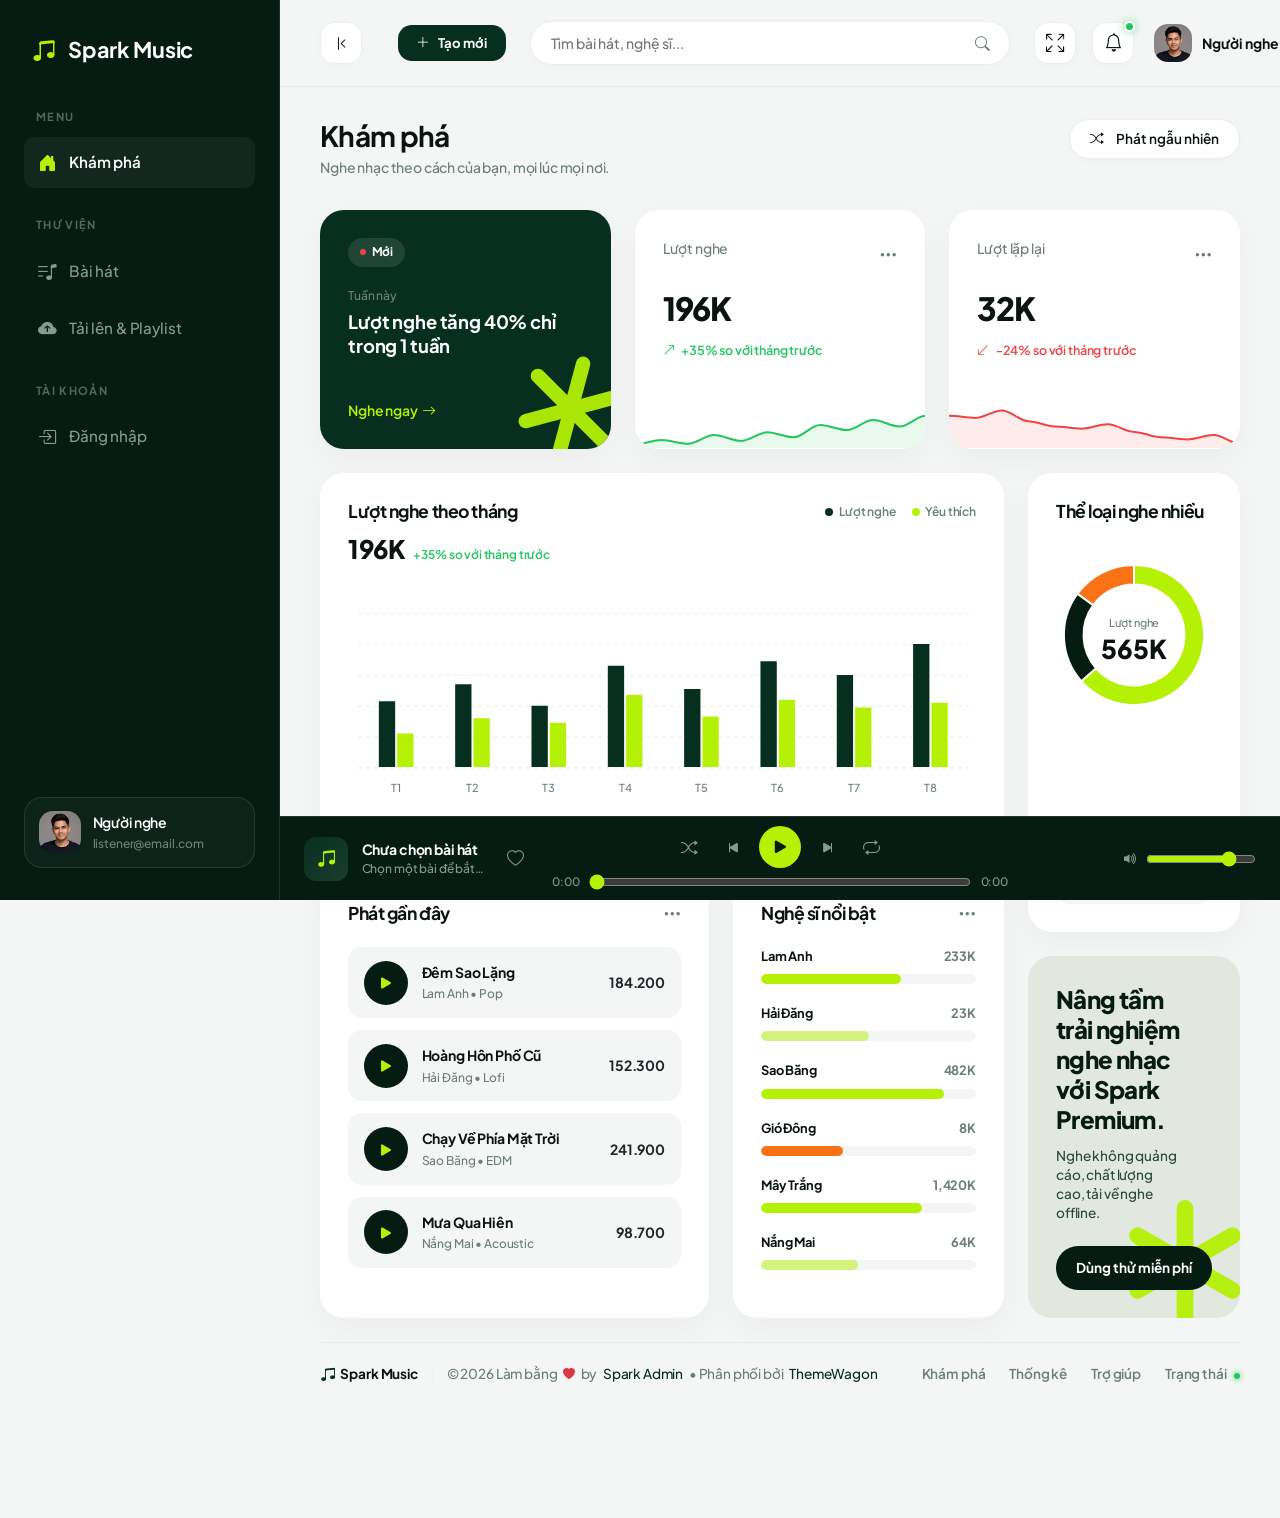
<file: index.html>
<!DOCTYPE html>
<html lang="vi">

<head>
  <meta charset="UTF-8">
  <meta name="viewport" content="width=device-width, initial-scale=1.0">
  <title>Spark Music - Khám phá</title>

  <!-- SEO Optimization -->
  <meta name="description" content="Spark Admin - Premium Bootstrap 5 Admin Dashboard Template">
  <meta name="author" content="Spark Admin Team">

  <!-- Favicon -->
  <link rel="icon" type="image/png" href="favicon.ico">

  <!-- Local Third-Party Libraries (100% Offline Compatible) -->
  <link rel="stylesheet" href="bootstrap.min.css">
  <link rel="stylesheet" href="bootstrap-icons.css">
  <link rel="stylesheet" href="apexcharts.css">
  <link rel="stylesheet" href="flatpickr.min.css">

  <!-- Main Design System & Custom Stylesheet -->
  <link rel="stylesheet" href="main.css">
</head>

<body>

  <!-- ==========================================
         START: Sidebar Component
         Highly polished, dark-green sticky navigation
         ========================================== -->
  <div class="sidebar-wrapper" id="sidebar">
    <!-- Brand Logo / Identity -->
    <a href="index.html" class="sidebar-brand">
      <i class="bi bi-music-note-beamed"></i>
      <span>Spark Music</span>
    </a>

    <!-- Navigation Menu -->
    <div class="flex-grow-1 overflow-y-auto"><div class="sidebar-menu-section"><div class="sidebar-menu-title">Menu</div><ul class="sidebar-menu-list"><li class="sidebar-menu-item"><a href="index.html" class="sidebar-menu-link active" title="Khám phá"><i class="bi bi-house-door-fill"></i><span>Khám phá</span></a></li></ul></div><div class="sidebar-menu-section"><div class="sidebar-menu-title">Thư viện</div><ul class="sidebar-menu-list"><li class="sidebar-menu-item"><a href="tables-basic.html" class="sidebar-menu-link" title="Bài hát"><i class="bi bi-music-note-list"></i><span>Bài hát</span></a></li><li class="sidebar-menu-item"><a href="ui-forms.html" class="sidebar-menu-link" title="Tải lên & Playlist"><i class="bi bi-cloud-arrow-up-fill"></i><span>Tải lên & Playlist</span></a></li></ul></div><div class="sidebar-menu-section"><div class="sidebar-menu-title">Tài khoản</div><ul class="sidebar-menu-list"><li class="sidebar-menu-item"><a href="page-login.html" class="sidebar-menu-link" title="Đăng nhập"><i class="bi bi-box-arrow-in-right"></i><span>Đăng nhập</span></a></li></ul></div>
    </div>

    <!-- Sidebar Profile Card (Dynamic Footer) -->
    <div class="sidebar-profile">
      <img src="avatar.png" alt="Người nghe" class="sidebar-profile-img"
        onerror="this.src='https://images.unsplash.com/photo-1534528741775-53994a69daeb?q=80&w=256&auto=format&fit=crop'">
      <div class="sidebar-profile-info">
        <div class="sidebar-profile-name">Người nghe</div>
        <div class="sidebar-profile-email">listener@email.com</div>
      </div>
    </div>
  </div>
  <!-- ==========================================
         END: Sidebar Component
         ========================================== -->


  <!-- ==========================================
         START: Main Content Area
         ========================================== -->
  <div class="main-wrapper">

    <!-- START: Top Navbar Component -->
    <header class="navbar-custom">
      <div class="navbar-left">
        <!-- Desktop sidebar toggle (visible on large screens only) -->
        <button class="btn-desktop-toggle d-none d-xl-flex align-items-center justify-content-center me-3"
          id="desktop-sidebar-toggle" aria-label="Minimize Sidebar">
          <i class="bi bi-chevron-bar-left"></i>
        </button>
        <!-- Mobile sidebar toggle -->
        <button class="sidebar-toggle-btn me-2" id="sidebar-toggle" aria-label="Toggle Navigation">
          <i class="bi bi-list"></i>
        </button>

        <!-- Quick Actions Dropdown -->
        <div class="dropdown ms-2">
          <button class="btn-quick-action dropdown-toggle" type="button" data-bs-toggle="dropdown" aria-expanded="false"
            id="quick-actions-dropdown">
            <i class="bi bi-plus-lg"></i>
            <span>Tạo mới</span>
          </button>
          <ul class="dropdown-menu dropdown-menu-quick-action" aria-labelledby="quick-actions-dropdown">
            <li class="dropdown-header">Lối tắt</li>
            <li><a class="dropdown-item" href="ui-forms.html"><i class="bi bi-music-note-list"></i> Tạo playlist</a></li>
            <li><a class="dropdown-item" href="ui-forms.html"><i class="bi bi-cloud-arrow-up"></i> Tải nhạc lên</a></li>
            <li><a class="dropdown-item" href="#"><i class="bi bi-person-plus"></i> Thêm nghệ sĩ</a></li>
            <li>
              <hr class="dropdown-divider">
            </li>
            <li><a class="dropdown-item" href="#"><i class="bi bi-gear"></i> Cài đặt</a></li>
          </ul>
        </div>
      </div>

      <!-- Mid navbar: search pill -->
      <div class="navbar-search-wrapper">
        <input type="text" class="navbar-search-input" placeholder="Tìm bài hát, nghệ sĩ..." id="main-search">
        <button class="navbar-search-btn" aria-label="Search">
          <i class="bi bi-search"></i>
        </button>
      </div>

      <!-- Right actions -->
      <div class="navbar-actions">
        <!-- Fullscreen Toggle -->
        <button class="navbar-action-btn me-1" aria-label="Toggle Fullscreen" id="btn-fullscreen">
          <i class="bi bi-arrows-fullscreen"></i>
        </button>
        <div class="dropdown">
          <button class="navbar-action-btn dropdown-toggle" type="button" data-bs-toggle="dropdown"
            aria-expanded="false" id="btn-notifications" data-bs-auto-close="outside">
            <i class="bi bi-bell"></i>
            <span class="navbar-action-badge"></span>
          </button>
          <div class="dropdown-menu dropdown-menu-end dropdown-menu-notification p-0"
            aria-labelledby="btn-notifications">
            <div class="notification-header">
              <h6 class="notification-title">Thông báo</h6>
              <button class="btn-clear-all" type="button">Đã đọc tất cả</button>
            </div>
            <div class="notification-list">
              <!-- Sale Notification -->
              <a href="#" class="notification-item">
                <div class="notification-icon bg-success text-white">
                  <i class="bi bi-music-note-beamed"></i>
                </div>
                <div class="notification-content">
                  <p class="notification-text">Bài mới từ <strong>Lam Anh</strong></p>
                  <span class="notification-time">2 phút trước</span>
                </div>
                <span class="notification-unread-dot"></span>
              </a>
              <!-- User Registration Notification -->
              <a href="#" class="notification-item">
                <div class="notification-icon bg-primary text-white">
                  <i class="bi bi-heart-fill"></i>
                </div>
                <div class="notification-content">
                  <p class="notification-text">Playlist <strong>Chill cuối tuần</strong> vừa cập nhật</p>
                  <span class="notification-time">1 giờ trước</span>
                </div>
                <span class="notification-unread-dot"></span>
              </a>
              <!-- Low Stock Notification -->
              <a href="#" class="notification-item">
                <div class="notification-icon bg-warning text-dark">
                  <i class="bi bi-disc-fill"></i>
                </div>
                <div class="notification-content">
                  <p class="notification-text">Album mới: <strong>Gió Đông</strong></p>
                  <span class="notification-time">3 giờ trước</span>
                </div>
              </a>
            </div>
            <a href="#" class="notification-footer">Xem tất cả thông báo</a>
          </div>
        </div>

        <!-- Profile Dropdown -->
        <div class="dropdown ms-2">
          <button class="navbar-profile-btn dropdown-toggle" type="button" data-bs-toggle="dropdown"
            aria-expanded="false" id="profile-dropdown">
            <img src="avatar.png" alt="Profile Image" class="navbar-profile-img">
            <span class="navbar-profile-name d-none d-md-inline">Người nghe</span>
            <i class="bi bi-chevron-down navbar-profile-caret"></i>
          </button>
          <ul class="dropdown-menu dropdown-menu-end dropdown-menu-profile" aria-labelledby="profile-dropdown">
            <li class="dropdown-header">Xin chào!</li>
            <li><a class="dropdown-item" href="#"><i class="bi bi-person"></i> Tài khoản</a></li>
            <li><a class="dropdown-item" href="#"><i class="bi bi-gear"></i> Cài đặt</a></li>
            <li><a class="dropdown-item" href="#"><i class="bi bi-lock"></i> Khóa màn hình</a></li>
            <li>
              <hr class="dropdown-divider">
            </li>
            <li><a class="dropdown-item text-danger" href="page-login.html"><i class="bi bi-box-arrow-right"></i>
                Đăng xuất</a></li>
          </ul>
        </div>
      </div>
    </header>
    <!-- END: Top Navbar Component -->

    <!-- START: Dashboard Header Banner -->
    <div class="page-header">
      <div>
        <h1 class="page-title">Khám phá</h1>
        <p class="page-subtitle">Nghe nhạc theo cách của bạn, mọi lúc mọi nơi.</p>
      </div>
      <button class="btn-date-picker" type="button" id="btn-shuffle-all">
        <i class="bi bi-shuffle"></i>
        <span>Phát ngẫu nhiên</span>
      </button>
    </div>
    <!-- END: Dashboard Header Banner -->

    <!-- START: Main Layout Grid (2 Columns: Dashboard + Performance Pane) -->
    <div class="row g-4">

      <!-- TOP AREA: Quick Info Stat Cards Row (Full Width) -->
      <div class="col-12">
        <div class="row g-4">
          <!-- Stat Card 1: Green Alert Banner -->
          <div class="col-md-4">
            <div class="card alert-green-card">
              <div class="position-relative z-index-2">
                <span class="alert-green-badge">Mới</span>
                <div class="alert-green-date">Tuần này</div>
                <div class="alert-green-text">Lượt nghe tăng 40% chỉ trong 1 tuần</div>
              </div>
              <a href="#" class="alert-green-link z-index-2" id="alert-link-statistics">
                <span>Nghe ngay</span>
                <i class="bi bi-arrow-right"></i>
              </a>

              <!-- Inline SVG geometric decoration (Lime green 6-pointed star/asterisk with rounded caps) -->
              <svg class="alert-green-bg-shape" viewBox="0 0 100 100" fill="none" xmlns="http://www.w3.org/2000/svg">
                <g transform="translate(50,50)">
                  <rect x="-6" y="-45" width="12" height="90" rx="6" ry="6" fill="#B4F105" />
                  <rect x="-6" y="-45" width="12" height="90" rx="6" ry="6" fill="#B4F105" transform="rotate(60)" />
                  <rect x="-6" y="-45" width="12" height="90" rx="6" ry="6" fill="#B4F105" transform="rotate(120)" />
                </g>
              </svg>
            </div>
          </div>

          <!-- Stat Card 2: Lượt nghe -->
          <div class="col-md-4">
            <div class="card card-stat d-flex flex-column justify-content-between">
              <div>
                <div class="card-header">
                  <span class="stat-label">Lượt nghe</span>
                  <div class="dropdown">
                    <button class="card-more-btn" type="button" data-bs-toggle="dropdown" aria-expanded="false"
                      aria-label="More Options" id="btn-more-income">
                      <i class="bi bi-three-dots"></i>
                    </button>
                    <ul class="dropdown-menu dropdown-menu-end dropdown-menu-custom">
                      <li><a class="dropdown-item" href="#"><i class="bi bi-arrow-repeat"></i> Làm mới</a></li>
                      <li><a class="dropdown-item" href="#"><i class="bi bi-file-earmark-arrow-down"></i> Xuất báo cáo</a></li>
                      <li>
                        <hr class="dropdown-divider">
                      </li>
                      <li><a class="dropdown-item text-danger" href="#"><i class="bi bi-eye-slash"></i> Ẩn chi tiết</a>
                      </li>
                    </ul>
                  </div>
                </div>
                <div class="stat-value">196K</div>
                <div class="trend-badge trend-up">
                  <i class="bi bi-arrow-up-right"></i>
                  <span>+35% so với tháng trước</span>
                </div>
              </div>
              <div class="sparkline-container sparkline-card-footer">
                <div id="income-sparkline"></div>
              </div>
            </div>
          </div>

          <!-- Stat Card 3: Total Return -->
          <div class="col-md-4">
            <div class="card card-stat d-flex flex-column justify-content-between">
              <div>
                <div class="card-header">
                  <span class="stat-label">Lượt lặp lại</span>
                  <div class="dropdown">
                    <button class="card-more-btn" type="button" data-bs-toggle="dropdown" aria-expanded="false"
                      aria-label="More Options" id="btn-more-return">
                      <i class="bi bi-three-dots"></i>
                    </button>
                    <ul class="dropdown-menu dropdown-menu-end dropdown-menu-custom">
                      <li><a class="dropdown-item" href="#"><i class="bi bi-arrow-repeat"></i> Làm mới</a></li>
                      <li><a class="dropdown-item" href="#"><i class="bi bi-file-earmark-arrow-down"></i> Xuất báo cáo</a></li>
                      <li>
                        <hr class="dropdown-divider">
                      </li>
                      <li><a class="dropdown-item text-danger" href="#"><i class="bi bi-eye-slash"></i> Ẩn chi tiết</a>
                      </li>
                    </ul>
                  </div>
                </div>
                <div class="stat-value">32K</div>
                <div class="trend-badge trend-down">
                  <i class="bi bi-arrow-down-left"></i>
                  <span>-24% so với tháng trước</span>
                </div>
              </div>
              <div class="sparkline-container sparkline-card-footer">
                <div id="return-sparkline"></div>
              </div>
            </div>
          </div>
        </div>
      </div>
      <!-- END: TOP AREA -->

      <!-- LEFT AREA: Primary Dashboard Stats & Tables -->
      <div class="col-xl-9 col-lg-8">

        <!-- START: Details Area (Transactions + Performance Charts) -->
        <div class="row g-4">
          <!-- Column: Revenue Chart (Full Width / Wider) -->
          <div class="col-12">
            <div class="card mb-0">
              <div class="card-header mb-2">
                <h2 class="card-title">Lượt nghe theo tháng</h2>
                <!-- Custom Static Legends -->
                <div class="d-flex gap-3 align-items-center">
                  <div class="chart-legend-item">
                    <span class="legend-dot bg-forest-medium"></span>
                    <span class="chart-legend-label">Lượt nghe</span>
                  </div>
                  <div class="chart-legend-item">
                    <span class="legend-dot bg-lime-accent"></span>
                    <span class="chart-legend-label">Yêu thích</span>
                  </div>
                </div>
              </div>
              <div class="d-flex align-items-baseline gap-2 mb-3">
                <span class="stat-value-amount">196K</span>
                <span class="trend-badge trend-up fs-xs">+35% so với tháng trước</span>
              </div>
              <div id="revenue-chart"></div>
            </div>
          </div>

          <!-- Column: Transaction List -->
          <div class="col-md-7 d-flex flex-column">
            <div class="card h-100 flex-grow-1">
              <div class="card-header">
                <h2 class="card-title">Phát gần đây</h2>
                <div class="dropdown">
                  <button class="card-more-btn" type="button" data-bs-toggle="dropdown" aria-expanded="false"
                    aria-label="More Options" id="btn-more-transaction">
                    <i class="bi bi-three-dots"></i>
                  </button>
                  <ul class="dropdown-menu dropdown-menu-end dropdown-menu-custom">
                    <li><a class="dropdown-item" href="#"><i class="bi bi-funnel"></i> Lọc</a></li>
                    <li><a class="dropdown-item" href="#"><i class="bi bi-file-earmark-arrow-down"></i> Xuất CSV</a>
                    </li>
                  </ul>
                </div>
              </div>

              <div class="transaction-list" id="recent-list"></div>
            </div>
          </div>

          <!-- Column: Nghệ sĩ nổi bật Progress -->
          <div class="col-md-5 d-flex flex-column">
            <div class="card h-100 flex-grow-1">
              <div class="card-header">
                <h2 class="card-title">Nghệ sĩ nổi bật</h2>
                <div class="dropdown">
                  <button class="card-more-btn" type="button" data-bs-toggle="dropdown" aria-expanded="false"
                    aria-label="More Options" id="btn-more-products">
                    <i class="bi bi-three-dots"></i>
                  </button>
                  <ul class="dropdown-menu dropdown-menu-end dropdown-menu-custom">
                    <li><a class="dropdown-item" href="#"><i class="bi bi-plus-lg"></i> Thêm nghệ sĩ</a></li>
                    <li><a class="dropdown-item" href="#"><i class="bi bi-gear"></i> Quản lý</a></li>
                  </ul>
                </div>
              </div>

              <div class="progress-container">
                <div class="progress-label-row">
                  <span class="progress-label">Lam Anh</span>
                  <span class="progress-value">233K</span>
                </div>
                <div class="progress" role="progressbar" aria-label="Lam Anh Progress" aria-valuenow="65"
                  aria-valuemin="0" aria-valuemax="100">
                  <div class="progress-bar bg-lime-accent w-65"></div>
                </div>
              </div>

              <div class="progress-container">
                <div class="progress-label-row">
                  <span class="progress-label">Hải Đăng</span>
                  <span class="progress-value">23K</span>
                </div>
                <div class="progress" role="progressbar" aria-label="Hải Đăng Progress" aria-valuenow="20"
                  aria-valuemin="0" aria-valuemax="100">
                  <div class="progress-bar bg-lime-accent opacity-50 w-50"></div>
                </div>
              </div>

              <div class="progress-container">
                <div class="progress-label-row">
                  <span class="progress-label">Sao Băng</span>
                  <span class="progress-value">482K</span>
                </div>
                <div class="progress" role="progressbar" aria-label="Sao Băng Progress" aria-valuenow="85"
                  aria-valuemin="0" aria-valuemax="100">
                  <div class="progress-bar bg-lime-accent w-85"></div>
                </div>
              </div>

              <div class="progress-container">
                <div class="progress-label-row">
                  <span class="progress-label">Gió Đông</span>
                  <span class="progress-value">8K</span>
                </div>
                <div class="progress" role="progressbar" aria-label="Gió Đông Progress" aria-valuenow="10"
                  aria-valuemin="0" aria-valuemax="100">
                  <div class="progress-bar bg-brand-orange w-38"></div>
                </div>
              </div>

              <div class="progress-container">
                <div class="progress-label-row">
                  <span class="progress-label">Mây Trắng</span>
                  <span class="progress-value">1,420K</span>
                </div>
                <div class="progress" role="progressbar" aria-label="Mây Trắng Progress" aria-valuenow="75"
                  aria-valuemin="0" aria-valuemax="100">
                  <div class="progress-bar bg-lime-accent w-75"></div>
                </div>
              </div>

              <div class="progress-container">
                <div class="progress-label-row">
                  <span class="progress-label">Nắng Mai</span>
                  <span class="progress-value">64K</span>
                </div>
                <div class="progress" role="progressbar" aria-label="Nắng Mai Progress" aria-valuenow="45"
                  aria-valuemin="0" aria-valuemax="100">
                  <div class="progress-bar bg-lime-accent opacity-50 w-45"></div>
                </div>
              </div>
            </div>

          </div>
        </div>
        <!-- END: Details Area -->

      </div>

      <!-- RIGHT AREA: Performance Details Sidebar Panel -->
      <div class="col-xl-3 col-lg-4">
        <div class="right-panel-wrapper d-flex flex-column gap-4 h-100">

          <!-- Performance Donut Chart card -->
          <div class="card flex-grow-1 d-flex flex-column justify-content-between mb-0">
            <div class="card-header mb-1">
              <h2 class="card-title">Thể loại nghe nhiều</h2>
            </div>

            <div id="views-chart"></div>

            <!-- Custom Legends below the chart -->
            <div class="chart-legends-container">
              <div class="chart-legend-item">
                <span class="legend-dot bg-lime-accent"></span>
                <span class="text-muted-green">Pop</span>
              </div>
              <div class="chart-legend-item">
                <span class="legend-dot bg-forest-medium"></span>
                <span class="text-muted-green">Lofi</span>
              </div>
              <div class="chart-legend-item">
                <span class="legend-dot bg-brand-orange"></span>
                <span class="text-muted-green">EDM</span>
              </div>
            </div>
          </div>

          <!-- Level Up Promotion CTA banner -->
          <div class="promo-banner-card">
            <!-- Inline SVG geometric decoration (Lime green 6-pointed star/asterisk with rounded caps) -->
            <svg class="promo-banner-bg-shape" viewBox="0 0 100 100" fill="none" xmlns="http://www.w3.org/2000/svg">
              <g transform="translate(50,50)">
                <rect x="-6" y="-45" width="12" height="90" rx="6" ry="6" fill="#B4F105" />
                <rect x="-6" y="-45" width="12" height="90" rx="6" ry="6" fill="#B4F105" transform="rotate(60)" />
                <rect x="-6" y="-45" width="12" height="90" rx="6" ry="6" fill="#B4F105" transform="rotate(120)" />
              </g>
            </svg>

            <h3 class="promo-title">Nâng tầm trải nghiệm nghe nhạc với Spark Premium.</h3>
            <p class="promo-desc">Nghe không quảng cáo, chất lượng cao, tải về nghe offline.</p>
            <button class="btn-promo" id="btn-promo-action">Dùng thử miễn phí</button>
          </div>
        </div>
      </div>
      <!-- END: RIGHT AREA -->

    </div>
    <!-- END: Main Layout Grid -->

    <!-- START: Footer Component -->
    <footer class="footer-custom">
      <div class="footer-left">
        <span class="footer-logo">
          <i class="bi bi-music-note-beamed"></i> Spark Music
        </span>
        <span class="footer-separator">|</span>
        <span class="footer-copy">&copy; 2026 Làm bằng <i class="bi bi-heart-fill text-danger footer-heart"></i> by<a
            href="https://sparkadminpro.gumroad.com/" target="_blank">Spark Admin</a>• Phân phối bởi <a
            href="https://www.themewagon.com/" target="_blank">ThemeWagon</a> </span>
      </div>
      <div class="footer-right">
        <ul class="footer-links">
          <li><a href="#" class="footer-link">Khám phá</a></li>
          <li><a href="#" class="footer-link">Thống kê</a></li>
          <li><a href="#" class="footer-link">Trợ giúp</a></li>
          <li><a href="#" class="footer-link">Trạng thái <span class="status-dot"></span></a></li>
        </ul>
      </div>
    </footer>
    <!-- END: Footer Component -->

  </div>
  <!-- ==========================================
         END: Main Content Area
         ========================================== -->

  <!-- Local Third-Party Libraries Script dependencies -->
  <script src="bootstrap.bundle.min.js"></script>
  <script src="apexcharts.min.js"></script>
  <script src="flatpickr.min.js"></script>

  <!-- Local dashboard interactions controller -->
  <script src="dashboard.js"></script>
  <script src="music.js"></script>
</body>

</html>
</file>
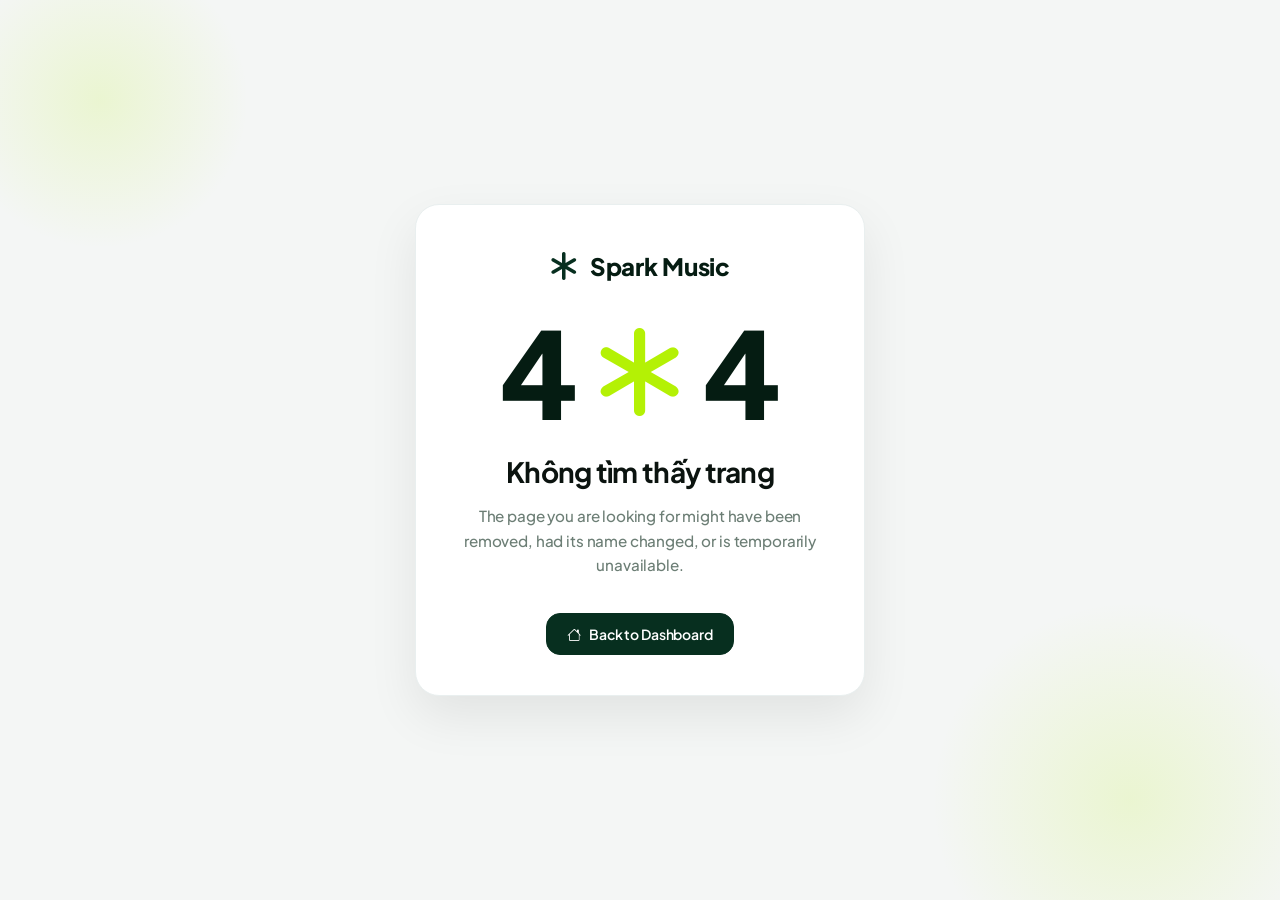
<file: page-404.html>
<!DOCTYPE html>
<html lang="vi">
<head>
    <meta charset="UTF-8">
    <meta name="viewport" content="width=device-width, initial-scale=1.0">
    <title>Spark Music - Không tìm thấy trang</title>
    
    <!-- SEO Optimization -->
    <meta name="description" content="404 Page Not Found - Spark Admin Premium Bootstrap 5 Admin Dashboard Template">
    <meta name="author" content="Spark Admin Team">
    
    <!-- Favicon -->
    <link rel="icon" type="image/png" href="favicon.ico">
    
    <!-- Local Third-Party Libraries (100% Offline Compatible) -->
    <link rel="stylesheet" href="bootstrap.min.css">
    <link rel="stylesheet" href="bootstrap-icons.css">
    
    <!-- Main Design System & Custom Stylesheet -->
    <link rel="stylesheet" href="main.css">
</head>
<body>

    <!-- ==========================================
         START: 404 Error Page Container & Card
         ========================================== -->
    <div class="login-wrapper">
        <!-- Glowing background shapes matching theme aesthetic -->
        <div class="login-bg-shape login-bg-shape-1"></div>
        <div class="login-bg-shape login-bg-shape-2"></div>
        
        <!-- Main centered error card layout -->
        <div class="login-card text-center">
            
            <!-- Brand Identity -->
            <a href="index.html" class="login-brand text-decoration-none">
                <i class="bi bi-asterisk"></i>
                <span>Spark Music</span>
            </a>
            
            <!-- Giant 404 header with spinning asterisk Zero -->
            <div class="error-title-huge">
                <span>4</span>
                <i class="bi bi-asterisk"></i>
                <span>4</span>
            </div>
            
            <h2 class="error-subtitle">Không tìm thấy trang</h2>
            <p class="error-desc">
                The page you are looking for might have been removed, had its name changed, or is temporarily unavailable.
            </p>
            
            <div class="error-actions-group">
                <a href="index.html" class="btn-custom btn-custom-primary">
                    <i class="bi bi-house"></i> Back to Dashboard
                </a>
            </div>
            
        </div>
    </div>
    <!-- END: 404 Error Page Container -->

    <!-- Local Third-Party Libraries Script dependencies -->
    <script src="bootstrap.bundle.min.js"></script>
</body>
</html>
</file>
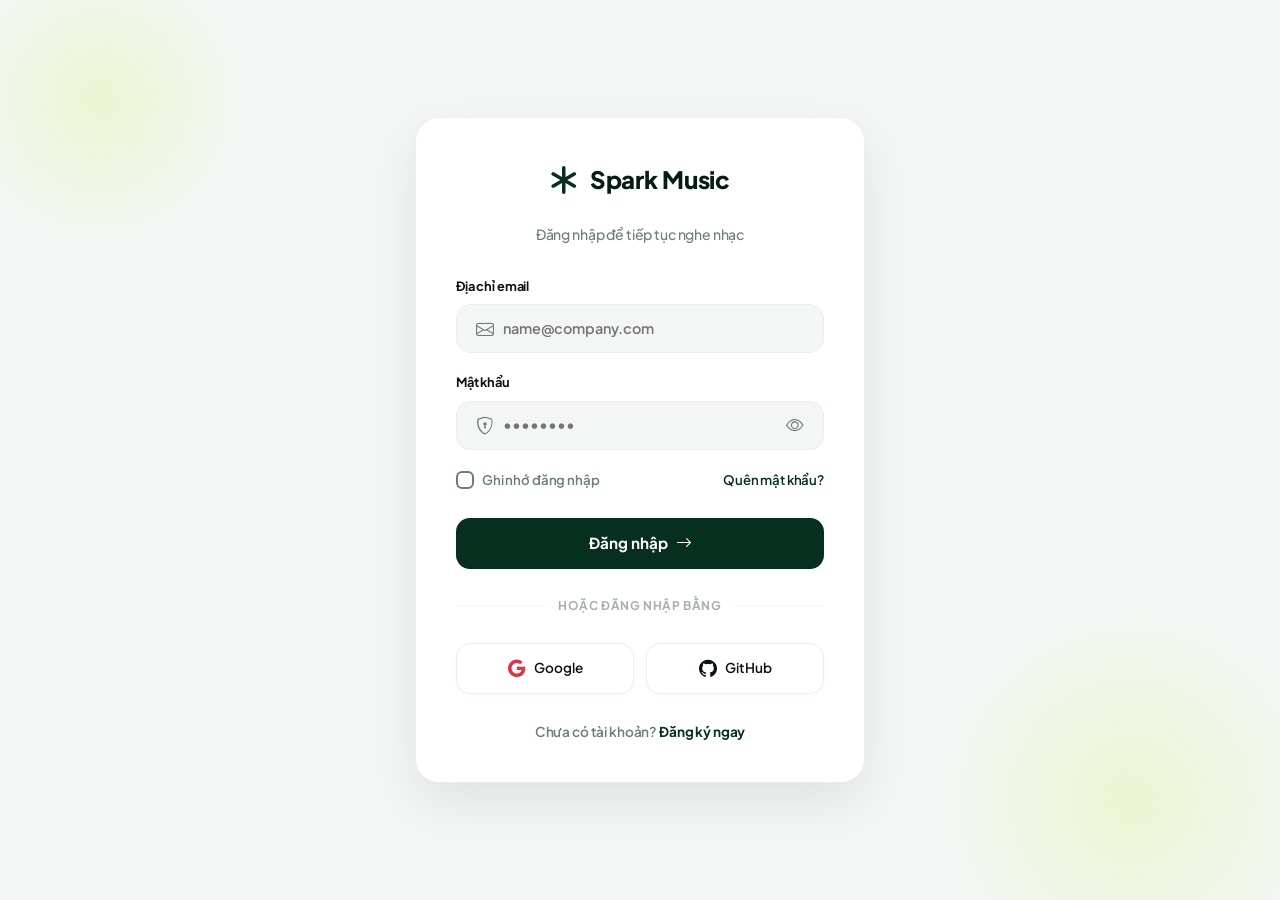
<file: page-login.html>
<!DOCTYPE html>
<html lang="vi">
<head>
    <meta charset="UTF-8">
    <meta name="viewport" content="width=device-width, initial-scale=1.0">
    <title>Spark Music - Đăng nhập</title>
    
    <!-- SEO Optimization -->
    <meta name="description" content="Login Screen - Spark Admin Premium Bootstrap 5 Admin Dashboard Template">
    <meta name="author" content="Spark Admin Team">
    
    <!-- Favicon -->
    <link rel="icon" type="image/png" href="favicon.ico">
    
    <!-- Local Third-Party Libraries (100% Offline Compatible) -->
    <link rel="stylesheet" href="bootstrap.min.css">
    <link rel="stylesheet" href="bootstrap-icons.css">
    
    <!-- Main Design System & Custom Stylesheet -->
    <link rel="stylesheet" href="main.css">
</head>
<body>

    <!-- ==========================================
         START: Authentication Container & Login Card
         ========================================== -->
    <div class="login-wrapper">
        <!-- Glowing background shapes for modern visual appearance -->
        <div class="login-bg-shape login-bg-shape-1"></div>
        <div class="login-bg-shape login-bg-shape-2"></div>
        
        <!-- Main centered login card -->
        <div class="login-card">
            
            <!-- Brand Identity -->
            <a href="index.html" class="login-brand text-decoration-none">
                <i class="bi bi-asterisk"></i>
                <span>Spark Music</span>
            </a>
            
            <p class="login-subtitle">Đăng nhập để tiếp tục nghe nhạc</p>
            
            <!-- Login Form -->
            <form action="index.html" method="GET" id="loginForm" class="needs-validation" novalidate>
                
                <!-- Email Input Group -->
                <div class="login-form-group">
                    <label for="email" class="login-form-label">Địa chỉ email</label>
                    <div class="login-input-group">
                        <i class="bi bi-envelope input-icon"></i>
                        <input type="email" id="email" class="login-input" placeholder="name@company.com" required>
                    </div>
                </div>
                
                <!-- Password Input Group -->
                <div class="login-form-group">
                    <label for="password" class="login-form-label">Mật khẩu</label>
                    <div class="login-input-group">
                        <i class="bi bi-shield-lock input-icon"></i>
                        <input type="password" id="password" class="login-input login-input-password" placeholder="••••••••" required>
                        <button type="button" class="password-toggle-btn" id="toggle-password" aria-label="Show password">
                            <i class="bi bi-eye"></i>
                        </button>
                    </div>
                </div>
                
                <!-- Options (Remember me & Forgot Password) -->
                <div class="login-options">
                    <label class="custom-control-label">
                        <input type="checkbox" class="custom-checkbox-input" id="rememberMe">
                        <span>Ghi nhớ đăng nhập</span>
                    </label>
                    <a href="#" class="forgot-password-link">Quên mật khẩu?</a>
                </div>
                
                <!-- Submit Button -->
                <button type="submit" class="btn-login" id="btn-submit">
                    <span>Đăng nhập</span>
                    <i class="bi bi-arrow-right"></i>
                </button>
                
            </form>
            
            <!-- Divider -->
            <div class="login-divider">Hoặc đăng nhập bằng</div>
            
            <!-- Social Logins -->
            <div class="social-login-grid">
                <button class="btn-social" type="button" id="btn-google">
                    <i class="bi bi-google text-danger"></i>
                    <span>Google</span>
                </button>
                <button class="btn-social" type="button" id="btn-github">
                    <i class="bi bi-github"></i>
                    <span>GitHub</span>
                </button>
            </div>
            
            <!-- Footer Link -->
            <p class="login-footer-text">
                Chưa có tài khoản? <a href="#" id="link-register">Đăng ký ngay</a>
            </p>
            
        </div>
    </div>
    <!-- END: Authentication Container -->

    <!-- Local Bootstrap bundle -->
    <script src="bootstrap.bundle.min.js"></script>
    
    <!-- Custom Authentication interactions script -->
    <script src="auth.js"></script>
</body>
</html>
</file>
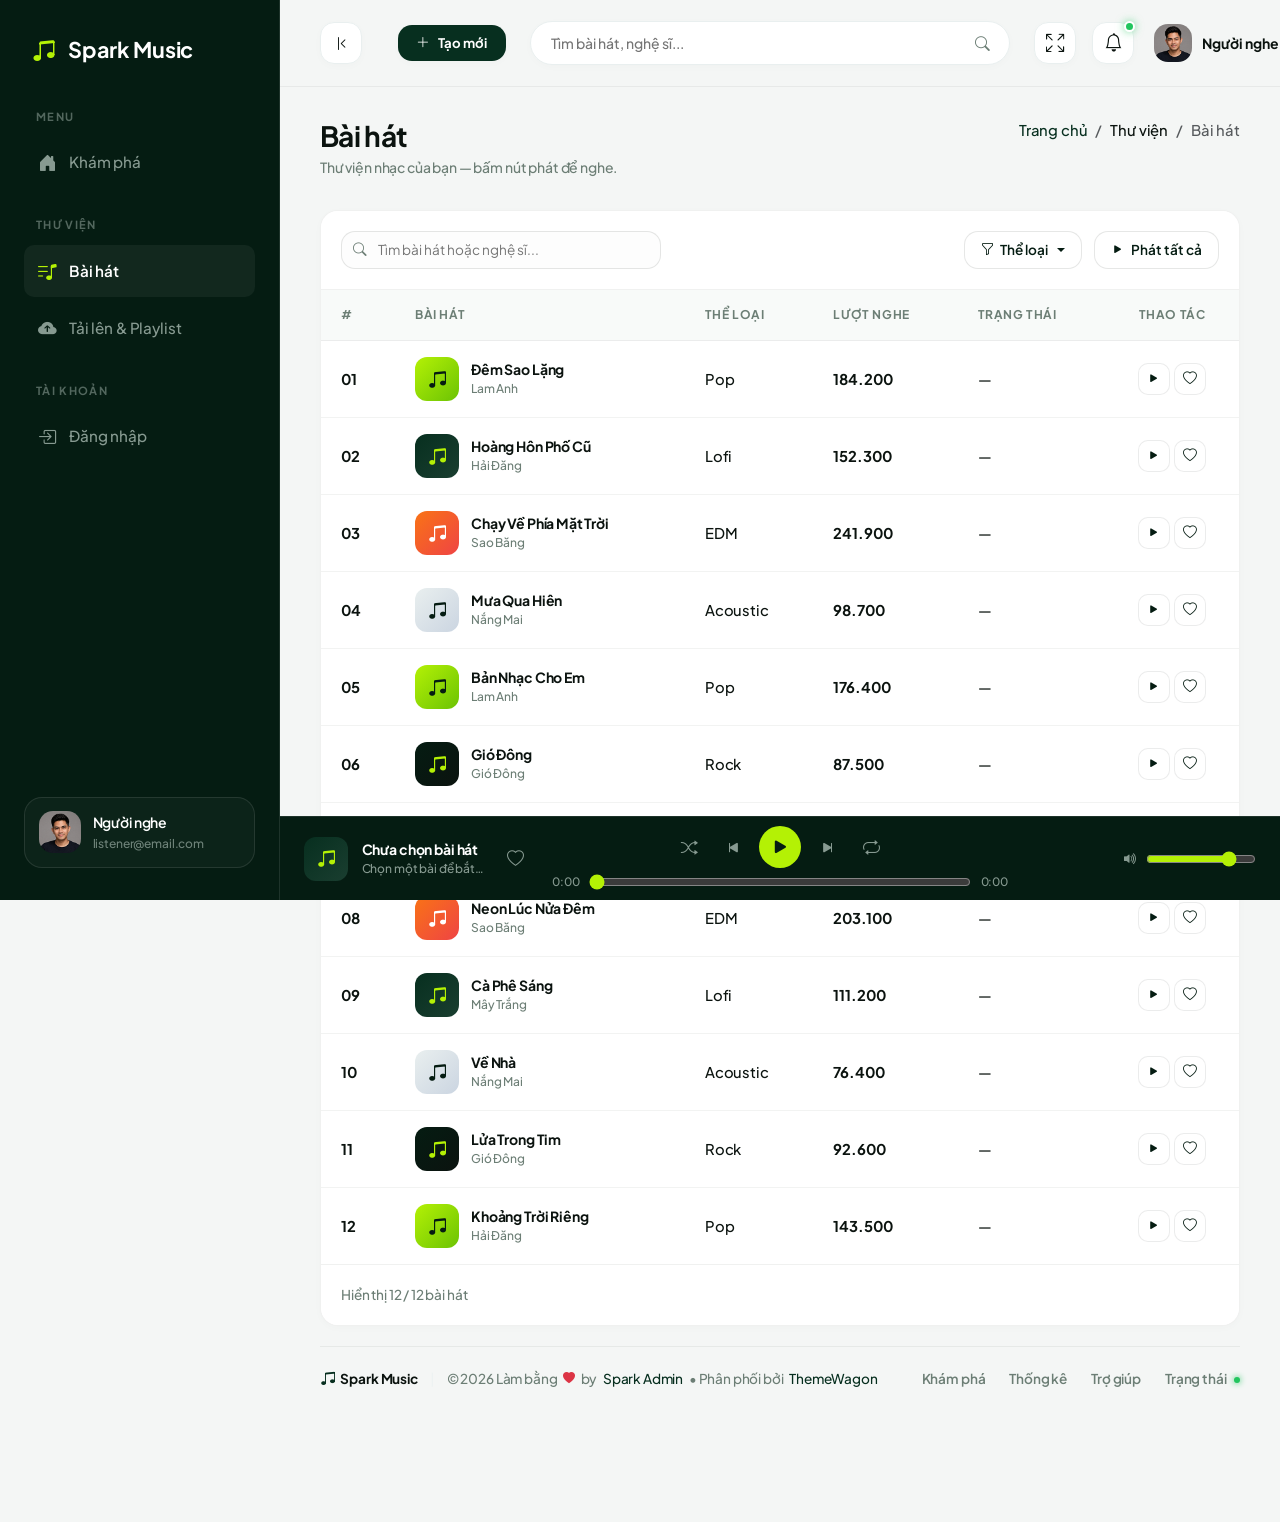
<file: tables-basic.html>
<!DOCTYPE html>
<html lang="vi">

<head>
  <meta charset="UTF-8">
  <meta name="viewport" content="width=device-width, initial-scale=1.0">
  <title>Spark Music - Bài hát</title>

  <!-- SEO Optimization -->
  <meta name="description" content="Basic Table - Spark Admin Premium Bootstrap 5 Admin Dashboard Template">
  <meta name="author" content="Spark Admin Team">

  <!-- Favicon -->
  <link rel="icon" type="image/png" href="favicon.ico">

  <!-- Local Third-Party Libraries (100% Offline Compatible) -->
  <link rel="stylesheet" href="bootstrap.min.css">
  <link rel="stylesheet" href="bootstrap-icons.css">
  <link rel="stylesheet" href="apexcharts.css">
  <link rel="stylesheet" href="flatpickr.min.css">

  <!-- Main Design System & Custom Stylesheet -->
  <link rel="stylesheet" href="main.css">
</head>

<body>

  <!-- ==========================================
         START: Sidebar Component
         Highly polished, dark-green navigation
         ========================================== -->
  <div class="sidebar-wrapper" id="sidebar">
    <!-- Brand Logo / Identity -->
    <a href="index.html" class="sidebar-brand">
      <i class="bi bi-music-note-beamed"></i>
      <span>Spark Music</span>
    </a>

    <!-- Navigation Menu -->
    <div class="flex-grow-1 overflow-y-auto"><div class="sidebar-menu-section"><div class="sidebar-menu-title">Menu</div><ul class="sidebar-menu-list"><li class="sidebar-menu-item"><a href="index.html" class="sidebar-menu-link" title="Khám phá"><i class="bi bi-house-door-fill"></i><span>Khám phá</span></a></li></ul></div><div class="sidebar-menu-section"><div class="sidebar-menu-title">Thư viện</div><ul class="sidebar-menu-list"><li class="sidebar-menu-item"><a href="tables-basic.html" class="sidebar-menu-link active" title="Bài hát"><i class="bi bi-music-note-list"></i><span>Bài hát</span></a></li><li class="sidebar-menu-item"><a href="ui-forms.html" class="sidebar-menu-link" title="Tải lên & Playlist"><i class="bi bi-cloud-arrow-up-fill"></i><span>Tải lên & Playlist</span></a></li></ul></div><div class="sidebar-menu-section"><div class="sidebar-menu-title">Tài khoản</div><ul class="sidebar-menu-list"><li class="sidebar-menu-item"><a href="page-login.html" class="sidebar-menu-link" title="Đăng nhập"><i class="bi bi-box-arrow-in-right"></i><span>Đăng nhập</span></a></li></ul></div>
    </div>

    <!-- Sidebar Profile Card (Dynamic Footer) -->
    <div class="sidebar-profile">
      <img src="avatar.png" alt="Người nghe" class="sidebar-profile-img"
        onerror="this.src='https://images.unsplash.com/photo-1534528741775-53994a69daeb?q=80&w=256&auto=format&fit=crop'">
      <div class="sidebar-profile-info">
        <div class="sidebar-profile-name">Người nghe</div>
        <div class="sidebar-profile-email">listener@email.com</div>
      </div>
    </div>
  </div>
  <!-- ==========================================
         END: Sidebar Component
         ========================================== -->


  <!-- ==========================================
         START: Main Content Area
         ========================================== -->
  <div class="main-wrapper">

    <!-- START: Top Navbar Component -->
    <header class="navbar-custom">
      <div class="navbar-left">
        <!-- Desktop sidebar toggle (visible on large screens only) -->
        <button class="btn-desktop-toggle d-none d-xl-flex align-items-center justify-content-center me-3"
          id="desktop-sidebar-toggle" aria-label="Minimize Sidebar">
          <i class="bi bi-chevron-bar-left"></i>
        </button>
        <!-- Mobile sidebar toggle -->
        <button class="sidebar-toggle-btn me-2" id="sidebar-toggle" aria-label="Toggle Navigation">
          <i class="bi bi-list"></i>
        </button>

        <!-- Quick Actions Dropdown -->
        <div class="dropdown ms-2">
          <button class="btn-quick-action dropdown-toggle" type="button" data-bs-toggle="dropdown" aria-expanded="false"
            id="quick-actions-dropdown">
            <i class="bi bi-plus-lg"></i>
            <span>Tạo mới</span>
          </button>
          <ul class="dropdown-menu dropdown-menu-quick-action" aria-labelledby="quick-actions-dropdown">
            <li class="dropdown-header">Lối tắt</li>
            <li><a class="dropdown-item" href="ui-forms.html"><i class="bi bi-music-note-list"></i> Tạo playlist</a></li>
            <li><a class="dropdown-item" href="ui-forms.html"><i class="bi bi-cloud-arrow-up"></i> Tải nhạc lên</a></li>
            <li><a class="dropdown-item" href="#"><i class="bi bi-person-plus"></i> Thêm nghệ sĩ</a></li>
            <li>
              <hr class="dropdown-divider">
            </li>
            <li><a class="dropdown-item" href="#"><i class="bi bi-gear"></i> Cài đặt</a></li>
          </ul>
        </div>
      </div>

      <!-- Mid navbar: search pill -->
      <div class="navbar-search-wrapper">
        <input type="text" class="navbar-search-input" placeholder="Tìm bài hát, nghệ sĩ..." id="main-search">
        <button class="navbar-search-btn" aria-label="Search">
          <i class="bi bi-search"></i>
        </button>
      </div>

      <!-- Right actions -->
      <div class="navbar-actions">
        <!-- Fullscreen Toggle -->
        <button class="navbar-action-btn me-1" aria-label="Toggle Fullscreen" id="btn-fullscreen">
          <i class="bi bi-arrows-fullscreen"></i>
        </button>
        <div class="dropdown">
          <button class="navbar-action-btn dropdown-toggle" type="button" data-bs-toggle="dropdown"
            aria-expanded="false" id="btn-notifications" data-bs-auto-close="outside">
            <i class="bi bi-bell"></i>
            <span class="navbar-action-badge"></span>
          </button>
          <div class="dropdown-menu dropdown-menu-end dropdown-menu-notification p-0"
            aria-labelledby="btn-notifications">
            <div class="notification-header">
              <h6 class="notification-title">Thông báo</h6>
              <button class="btn-clear-all" type="button">Đã đọc tất cả</button>
            </div>
            <div class="notification-list">
              <!-- Sale Notification -->
              <a href="#" class="notification-item">
                <div class="notification-icon bg-success text-white">
                  <i class="bi bi-music-note-beamed"></i>
                </div>
                <div class="notification-content">
                  <p class="notification-text">Bài mới từ <strong>Lam Anh</strong></p>
                  <span class="notification-time">2 phút trước</span>
                </div>
                <span class="notification-unread-dot"></span>
              </a>
              <!-- User Registration Notification -->
              <a href="#" class="notification-item">
                <div class="notification-icon bg-primary text-white">
                  <i class="bi bi-heart-fill"></i>
                </div>
                <div class="notification-content">
                  <p class="notification-text">Playlist <strong>Chill cuối tuần</strong> vừa cập nhật</p>
                  <span class="notification-time">1 giờ trước</span>
                </div>
                <span class="notification-unread-dot"></span>
              </a>
              <!-- Low Stock Notification -->
              <a href="#" class="notification-item">
                <div class="notification-icon bg-warning text-dark">
                  <i class="bi bi-disc-fill"></i>
                </div>
                <div class="notification-content">
                  <p class="notification-text">Album mới: <strong>Gió Đông</strong></p>
                  <span class="notification-time">3 giờ trước</span>
                </div>
              </a>
            </div>
            <a href="#" class="notification-footer">Xem tất cả thông báo</a>
          </div>
        </div>

        <!-- Profile Dropdown -->
        <div class="dropdown ms-2">
          <button class="navbar-profile-btn dropdown-toggle" type="button" data-bs-toggle="dropdown"
            aria-expanded="false" id="profile-dropdown">
            <img src="avatar.png" alt="Profile Image" class="navbar-profile-img">
            <span class="navbar-profile-name d-none d-md-inline">Người nghe</span>
            <i class="bi bi-chevron-down navbar-profile-caret"></i>
          </button>
          <ul class="dropdown-menu dropdown-menu-end dropdown-menu-profile" aria-labelledby="profile-dropdown">
            <li class="dropdown-header">Xin chào!</li>
            <li><a class="dropdown-item" href="#"><i class="bi bi-person"></i> Tài khoản</a></li>
            <li><a class="dropdown-item" href="#"><i class="bi bi-gear"></i> Cài đặt</a></li>
            <li><a class="dropdown-item" href="#"><i class="bi bi-lock"></i> Khóa màn hình</a></li>
            <li>
              <hr class="dropdown-divider">
            </li>
            <li><a class="dropdown-item text-danger" href="page-login.html"><i class="bi bi-box-arrow-right"></i>
                Đăng xuất</a></li>
          </ul>
        </div>
      </div>
    </header>
    <!-- END: Top Navbar Component -->

    <!-- START: Page Header Banner -->
    <div class="page-header">
      <div>
        <h1 class="page-title">Bài hát</h1>
        <p class="page-subtitle">Thư viện nhạc của bạn — bấm nút phát để nghe.</p>
      </div>
      <nav aria-label="breadcrumb">
        <ol class="breadcrumb mb-0">
          <li class="breadcrumb-item"><a href="index.html" class="text-decoration-none text-muted-green">Trang chủ</a></li>
          <li class="breadcrumb-item text-muted-green">Thư viện</li>
          <li class="breadcrumb-item active text-main" aria-current="page">Bài hát</li>
        </ol>
      </nav>
    </div>
    <!-- END: Page Header Banner -->

    <!-- START: Basic Table Card Container -->
    <div class="table-card-custom">
      <!-- Header Controls -->
      <div class="table-header-control">
        <!-- Search bar -->
        <div class="table-search-box">
          <i class="bi bi-search table-search-icon"></i>
          <input type="text" class="table-search-input" placeholder="Tìm bài hát hoặc nghệ sĩ...">
        </div>
        <!-- Action buttons / Filter options -->
        <div class="table-filter-group">
          <div class="dropdown">
            <button class="btn-table-action dropdown-toggle" type="button" id="dropdownFilterStatus"
              data-bs-toggle="dropdown" aria-expanded="false">
              <i class="bi bi-funnel"></i> Thể loại
            </button>
            <ul class="dropdown-menu" aria-labelledby="dropdownFilterStatus"><li><a class="dropdown-item" href="#" data-genre="">Tất cả</a></li><li><a class="dropdown-item" href="#" data-genre="Pop">Pop</a></li><li><a class="dropdown-item" href="#" data-genre="Lofi">Lofi</a></li><li><a class="dropdown-item" href="#" data-genre="EDM">EDM</a></li><li><a class="dropdown-item" href="#" data-genre="Acoustic">Acoustic</a></li><li><a class="dropdown-item" href="#" data-genre="Rock">Rock</a></li></ul>
          </div>
          <button class="btn-table-action" type="button" id="btn-play-all"><i class="bi bi-play-fill"></i> Phát tất cả</button>
        </div>
      </div>

      <!-- Responsive Table Wrapper -->
      <div class="table-responsive">
        <table class="table-custom"><thead><tr><th>#</th><th>Bài hát</th><th>Thể loại</th><th>Lượt nghe</th><th>Trạng thái</th><th class="text-center">Thao tác</th></tr></thead><tbody id="song-tbody"></tbody></table>
      </div>

      <div class="table-footer-control"><span class="table-pagination-info" id="song-count"></span></div>
    </div>
    <!-- END: Basic Table Card Container -->

    <!-- START: Footer Component -->
    <footer class="footer-custom">
      <div class="footer-left">
        <span class="footer-logo">
          <i class="bi bi-music-note-beamed"></i> Spark Music
        </span>
        <span class="footer-separator">|</span>
        <span class="footer-copy">&copy; 2026 Làm bằng <i class="bi bi-heart-fill text-danger footer-heart"></i> by<a
            href="https://sparkadminpro.gumroad.com/" target="_blank">Spark Admin</a>• Phân phối bởi <a
            href="https://www.themewagon.com/" target="_blank">ThemeWagon</a> </span>
      </div>
      <div class="footer-right">
        <ul class="footer-links">
          <li><a href="#" class="footer-link">Khám phá</a></li>
          <li><a href="#" class="footer-link">Thống kê</a></li>
          <li><a href="#" class="footer-link">Trợ giúp</a></li>
          <li><a href="#" class="footer-link">Trạng thái <span class="status-dot"></span></a></li>
        </ul>
      </div>
    </footer>
    <!-- END: Footer Component -->

  </div>
  <!-- ==========================================
         END: Main Content Area
         ========================================== -->

  <!-- Local Third-Party Libraries Script dependencies -->
  <script src="bootstrap.bundle.min.js"></script>
  <script src="apexcharts.min.js"></script>
  <script src="flatpickr.min.js"></script>

  <!-- Local dashboard interactions controller -->
  <script src="dashboard.js"></script>
  <script src="music.js"></script>
</body>

</html>
</file>
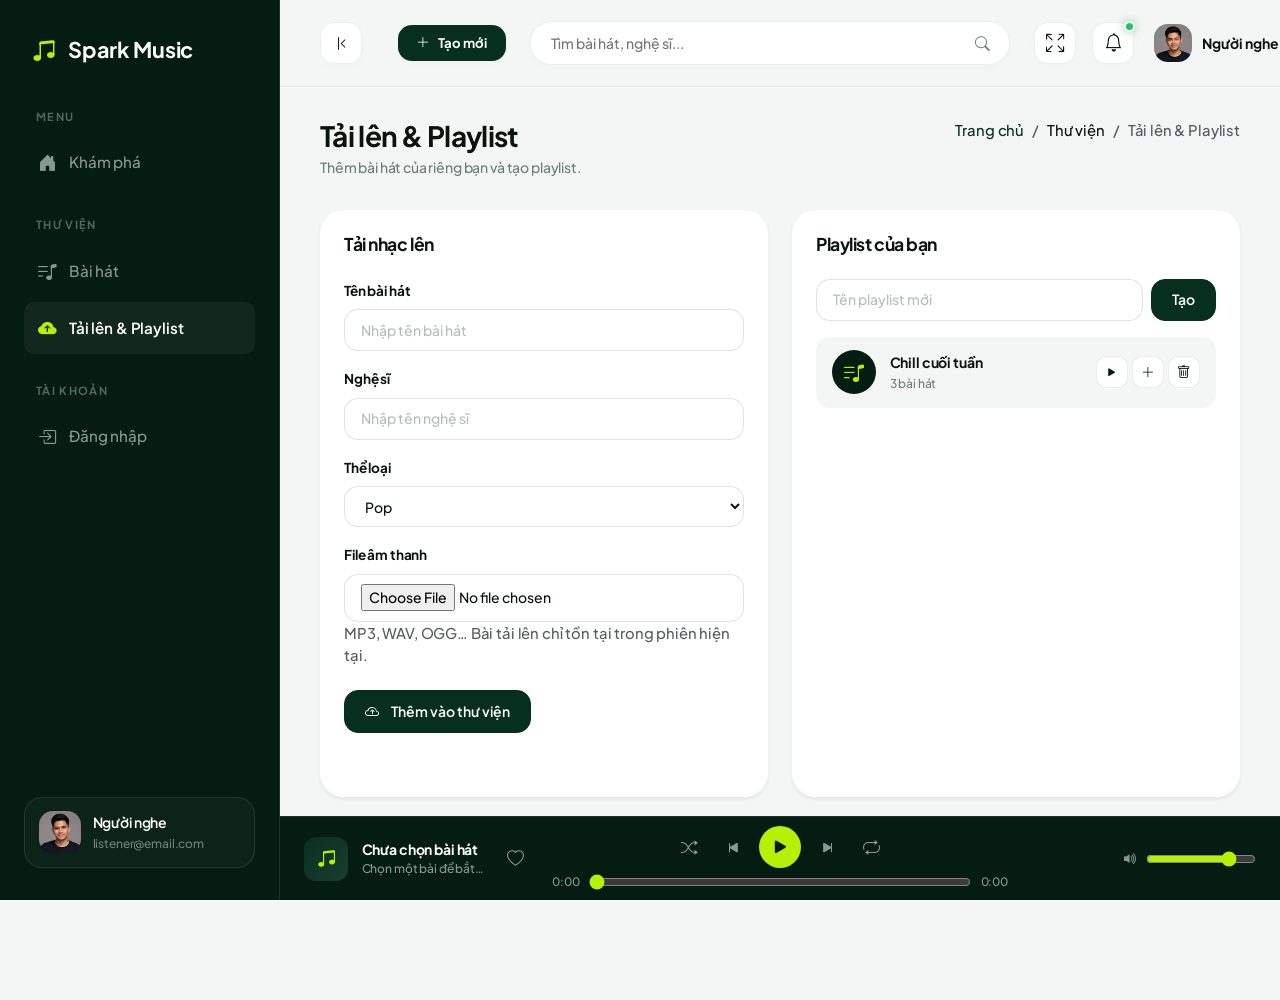
<file: ui-forms.html>
<!DOCTYPE html>
<html lang="vi">

<head>
  <meta charset="UTF-8">
  <meta name="viewport" content="width=device-width, initial-scale=1.0">
  <title>Spark Music - Tải lên & Playlist</title>

  <!-- SEO Optimization -->
  <meta name="description" content="UI Forms - Spark Admin Premium Bootstrap 5 Admin Dashboard Template">
  <meta name="author" content="Spark Admin Team">

  <!-- Favicon -->
  <link rel="icon" type="image/png" href="favicon.ico">

  <!-- Local Third-Party Libraries (100% Offline Compatible) -->
  <link rel="stylesheet" href="bootstrap.min.css">
  <link rel="stylesheet" href="bootstrap-icons.css">
  <link rel="stylesheet" href="apexcharts.css">
  <link rel="stylesheet" href="flatpickr.min.css">

  <!-- Main Design System & Custom Stylesheet -->
  <link rel="stylesheet" href="main.css">
</head>

<body>

  <!-- ==========================================
         START: Sidebar Component
         Highly polished, dark-green navigation
         ========================================== -->
  <div class="sidebar-wrapper" id="sidebar">
    <!-- Brand Logo / Identity -->
    <a href="index.html" class="sidebar-brand">
      <i class="bi bi-music-note-beamed"></i>
      <span>Spark Music</span>
    </a>

    <!-- Navigation Menu -->
    <div class="flex-grow-1 overflow-y-auto"><div class="sidebar-menu-section"><div class="sidebar-menu-title">Menu</div><ul class="sidebar-menu-list"><li class="sidebar-menu-item"><a href="index.html" class="sidebar-menu-link" title="Khám phá"><i class="bi bi-house-door-fill"></i><span>Khám phá</span></a></li></ul></div><div class="sidebar-menu-section"><div class="sidebar-menu-title">Thư viện</div><ul class="sidebar-menu-list"><li class="sidebar-menu-item"><a href="tables-basic.html" class="sidebar-menu-link" title="Bài hát"><i class="bi bi-music-note-list"></i><span>Bài hát</span></a></li><li class="sidebar-menu-item"><a href="ui-forms.html" class="sidebar-menu-link active" title="Tải lên & Playlist"><i class="bi bi-cloud-arrow-up-fill"></i><span>Tải lên & Playlist</span></a></li></ul></div><div class="sidebar-menu-section"><div class="sidebar-menu-title">Tài khoản</div><ul class="sidebar-menu-list"><li class="sidebar-menu-item"><a href="page-login.html" class="sidebar-menu-link" title="Đăng nhập"><i class="bi bi-box-arrow-in-right"></i><span>Đăng nhập</span></a></li></ul></div>
    </div>

    <!-- Sidebar Profile Card (Dynamic Footer) -->
    <div class="sidebar-profile">
      <img src="avatar.png" alt="Người nghe" class="sidebar-profile-img"
        onerror="this.src='https://images.unsplash.com/photo-1534528741775-53994a69daeb?q=80&w=256&auto=format&fit=crop'">
      <div class="sidebar-profile-info">
        <div class="sidebar-profile-name">Người nghe</div>
        <div class="sidebar-profile-email">listener@email.com</div>
      </div>
    </div>
  </div>
  <!-- ==========================================
         END: Sidebar Component
         ========================================== -->


  <!-- ==========================================
         START: Main Content Area
         ========================================== -->
  <div class="main-wrapper">

    <!-- START: Top Navbar Component -->
    <header class="navbar-custom">
      <div class="navbar-left">
        <!-- Desktop sidebar toggle -->
        <button class="btn-desktop-toggle d-none d-xl-flex align-items-center justify-content-center me-3"
          id="desktop-sidebar-toggle" aria-label="Minimize Sidebar">
          <i class="bi bi-chevron-bar-left"></i>
        </button>
        <!-- Mobile sidebar toggle -->
        <button class="sidebar-toggle-btn me-2" id="sidebar-toggle" aria-label="Toggle Navigation">
          <i class="bi bi-list"></i>
        </button>

        <!-- Quick Actions Dropdown -->
        <div class="dropdown ms-2">
          <button class="btn-quick-action dropdown-toggle" type="button" data-bs-toggle="dropdown" aria-expanded="false"
            id="quick-actions-dropdown">
            <i class="bi bi-plus-lg"></i>
            <span>Tạo mới</span>
          </button>
          <ul class="dropdown-menu dropdown-menu-quick-action" aria-labelledby="quick-actions-dropdown">
            <li class="dropdown-header">Lối tắt</li>
            <li><a class="dropdown-item" href="ui-forms.html"><i class="bi bi-music-note-list"></i> Tạo playlist</a></li>
            <li><a class="dropdown-item" href="ui-forms.html"><i class="bi bi-cloud-arrow-up"></i> Tải nhạc lên</a></li>
            <li><a class="dropdown-item" href="#"><i class="bi bi-person-plus"></i> Thêm nghệ sĩ</a></li>
            <li>
              <hr class="dropdown-divider">
            </li>
            <li><a class="dropdown-item" href="#"><i class="bi bi-gear"></i> Cài đặt</a></li>
          </ul>
        </div>
      </div>

      <!-- Mid navbar: search pill -->
      <div class="navbar-search-wrapper">
        <input type="text" class="navbar-search-input" placeholder="Tìm bài hát, nghệ sĩ..." id="main-search">
        <button class="navbar-search-btn" aria-label="Search">
          <i class="bi bi-search"></i>
        </button>
      </div>

      <!-- Right actions -->
      <div class="navbar-actions">
        <!-- Fullscreen Toggle -->
        <button class="navbar-action-btn me-1" aria-label="Toggle Fullscreen" id="btn-fullscreen">
          <i class="bi bi-arrows-fullscreen"></i>
        </button>
        <div class="dropdown">
          <button class="navbar-action-btn dropdown-toggle" type="button" data-bs-toggle="dropdown"
            aria-expanded="false" id="btn-notifications" data-bs-auto-close="outside">
            <i class="bi bi-bell"></i>
            <span class="navbar-action-badge"></span>
          </button>
          <div class="dropdown-menu dropdown-menu-end dropdown-menu-notification p-0"
            aria-labelledby="btn-notifications">
            <div class="notification-header">
              <h6 class="notification-title">Thông báo</h6>
              <button class="btn-clear-all" type="button">Đã đọc tất cả</button>
            </div>
            <div class="notification-list">
              <a href="#" class="notification-item">
                <div class="notification-icon bg-success text-white">
                  <i class="bi bi-music-note-beamed"></i>
                </div>
                <div class="notification-content">
                  <p class="notification-text">Bài mới từ <strong>Lam Anh</strong></p>
                  <span class="notification-time">2 phút trước</span>
                </div>
                <span class="notification-unread-dot"></span>
              </a>
              <a href="#" class="notification-item">
                <div class="notification-icon bg-primary text-white">
                  <i class="bi bi-heart-fill"></i>
                </div>
                <div class="notification-content">
                  <p class="notification-text">Playlist <strong>Chill cuối tuần</strong> vừa cập nhật</p>
                  <span class="notification-time">1 giờ trước</span>
                </div>
                <span class="notification-unread-dot"></span>
              </a>
            </div>
            <a href="#" class="notification-footer">Xem tất cả thông báo</a>
          </div>
        </div>

        <!-- Profile Dropdown -->
        <div class="dropdown ms-2">
          <button class="navbar-profile-btn dropdown-toggle" type="button" data-bs-toggle="dropdown"
            aria-expanded="false" id="profile-dropdown">
            <img src="avatar.png" alt="Profile Image" class="navbar-profile-img">
            <span class="navbar-profile-name d-none d-md-inline">Người nghe</span>
            <i class="bi bi-chevron-down navbar-profile-caret"></i>
          </button>
          <ul class="dropdown-menu dropdown-menu-end dropdown-menu-profile" aria-labelledby="profile-dropdown">
            <li class="dropdown-header">Xin chào!</li>
            <li><a class="dropdown-item" href="#"><i class="bi bi-person"></i> Tài khoản</a></li>
            <li><a class="dropdown-item" href="#"><i class="bi bi-gear"></i> Cài đặt</a></li>
            <li>
              <hr class="dropdown-divider">
            </li>
            <li><a class="dropdown-item text-danger" href="page-login.html"><i class="bi bi-box-arrow-right"></i>
                Đăng xuất</a></li>
          </ul>
        </div>
      </div>
    </header>
    <!-- END: Top Navbar Component -->

    <!-- START: Page Header Banner -->
    <div class="page-header">
      <div>
        <h1 class="page-title">Tải lên & Playlist</h1>
        <p class="page-subtitle">Thêm bài hát của riêng bạn và tạo playlist.</p>
      </div>
      <nav aria-label="breadcrumb">
        <ol class="breadcrumb mb-0">
          <li class="breadcrumb-item"><a href="index.html" class="text-decoration-none text-muted-green">Trang chủ</a></li>
          <li class="breadcrumb-item text-muted-green">Thư viện</li>
          <li class="breadcrumb-item active text-main" aria-current="page">Tải lên & Playlist</li>
        </ol>
      </nav>
    </div>
    <!-- END: Page Header Banner -->

    <!-- START: Upload & Playlist -->
    <div class="row g-4 mb-4">
      <div class="col-12 col-lg-6">
        <div class="card border-light shadow-sm p-4 h-100">
          <h5 class="card-title mb-4">Tải nhạc lên</h5>
          <form id="upload-form">
            <div class="mb-3"><label for="up-title" class="form-label-custom">Tên bài hát</label><input type="text" class="form-control-custom" id="up-title" placeholder="Nhập tên bài hát" required></div>
            <div class="mb-3"><label for="up-artist" class="form-label-custom">Nghệ sĩ</label><input type="text" class="form-control-custom" id="up-artist" placeholder="Nhập tên nghệ sĩ"></div>
            <div class="mb-3"><label for="up-genre" class="form-label-custom">Thể loại</label><select class="form-control-custom" id="up-genre"><option>Pop</option><option>Lofi</option><option>EDM</option><option>Acoustic</option><option>Rock</option></select></div>
            <div class="mb-4"><label for="up-file" class="form-label-custom">File âm thanh</label><input type="file" class="form-control-custom" id="up-file" accept="audio/*" required><span class="text-muted">MP3, WAV, OGG… Bài tải lên chỉ tồn tại trong phiên hiện tại.</span></div>
            <button type="submit" class="btn-custom btn-custom-primary"><i class="bi bi-cloud-arrow-up me-1"></i> Thêm vào thư viện</button>
            <div id="up-msg" class="mt-3 text-muted-green"></div>
          </form>
        </div>
      </div>
      <div class="col-12 col-lg-6">
        <div class="card border-light shadow-sm p-4 h-100">
          <h5 class="card-title mb-4">Playlist của bạn</h5>
          <form id="playlist-form" class="d-flex gap-2 mb-3"><input type="text" class="form-control-custom" id="pl-name" placeholder="Tên playlist mới" required><button type="submit" class="btn-custom btn-custom-primary">Tạo</button></form>
          <div class="transaction-list" id="playlist-list"></div>
        </div>
      </div>
    </div>
    <!-- END: Upload & Playlist -->

    <!-- START: Footer Component -->
    <footer class="footer-custom">
      <div class="footer-left">
        <span class="footer-logo">
          <i class="bi bi-music-note-beamed"></i> Spark Music
        </span>
        <span class="footer-separator">|</span>
        <span class="footer-copy">&copy; 2026 Làm bằng <i class="bi bi-heart-fill text-danger footer-heart"></i> by<a
            href="https://sparkadminpro.gumroad.com/" target="_blank">Spark Admin</a>• Phân phối bởi <a
            href="https://www.themewagon.com/" target="_blank">ThemeWagon</a> </span>
      </div>
      <div class="footer-right">
        <ul class="footer-links">
          <li><a href="#" class="footer-link">Khám phá</a></li>
          <li><a href="#" class="footer-link">Thống kê</a></li>
          <li><a href="#" class="footer-link">Trợ giúp</a></li>
          <li><a href="#" class="footer-link">Trạng thái <span class="status-dot"></span></a></li>
        </ul>
      </div>
    </footer>
    <!-- END: Footer Component -->

  </div>
  <!-- ==========================================
         END: Main Content Area
         ========================================== -->

  <!-- Local Third-Party Libraries Script dependencies -->
  <script src="bootstrap.bundle.min.js"></script>
  <script src="apexcharts.min.js"></script>
  <script src="flatpickr.min.js"></script>

  <!-- Local dashboard interactions controller -->
  <script src="dashboard.js"></script>
  <script src="music.js"></script>
</body>

</html>
</file>
<file: apexcharts.css>
@keyframes opaque {
  0% {
    opacity: 0
  }

  to {
    opacity: 1
  }
}

@keyframes resizeanim {

  0%,
  to {
    opacity: 0
  }
}

.apexcharts-canvas {
  position: relative;
  direction: ltr !important;
  user-select: none;
  /* Focus indicator colour. Themes override below. */
  --apexcharts-focus-color: #008FFB;
}

/* Dark theme & high-contrast: brighter focus colour for sufficient contrast. */
.apexcharts-canvas .apexcharts-theme-dark,
.apexcharts-theme-dark.apexcharts-canvas {
  --apexcharts-focus-color: #FFD500;
}
.apexcharts-canvas.apexcharts-high-contrast,
.apexcharts-high-contrast.apexcharts-canvas {
  --apexcharts-focus-color: #FFFF00;
}

/* Visually-hidden aria-live status region (WCAG 4.1.3 Status Messages). */
.apexcharts-sr-status {
  position: absolute;
  width: 1px;
  height: 1px;
  padding: 0;
  margin: -1px;
  overflow: hidden;
  clip: rect(0, 0, 0, 0);
  white-space: nowrap;
  border: 0;
}

/* Respect OS-level reduced-motion preference (WCAG 2.3.3). */
@media (prefers-reduced-motion: reduce) {
  .apexcharts-canvas *,
  .apexcharts-canvas *::before,
  .apexcharts-canvas *::after {
    animation-duration: 0.01ms !important;
    animation-iteration-count: 1 !important;
    transition-duration: 0.01ms !important;
  }
}

.apexcharts-canvas ::-webkit-scrollbar {
  -webkit-appearance: none;
  width: 6px
}

.apexcharts-canvas ::-webkit-scrollbar-thumb {
  border-radius: 4px;
  background-color: rgba(0, 0, 0, .5);
  box-shadow: 0 0 1px rgba(255, 255, 255, .5);
  -webkit-box-shadow: 0 0 1px rgba(255, 255, 255, .5)
}

.apexcharts-inner {
  position: relative
}

.apexcharts-text tspan {
  font-family: inherit
}

rect.legend-mouseover-inactive,
.legend-mouseover-inactive rect,
.legend-mouseover-inactive path,
.legend-mouseover-inactive circle,
.legend-mouseover-inactive line,
.legend-mouseover-inactive text.apexcharts-yaxis-title-text,
.legend-mouseover-inactive text.apexcharts-yaxis-label {
  transition: .15s ease all;
  opacity: .2
}

.apexcharts-legend-text {
  padding-left: 15px;
  margin-left: -15px;
}

.apexcharts-legend-series[role="button"]:focus {
  outline: 2px solid var(--apexcharts-focus-color, #008FFB);
  outline-offset: 2px;
}

.apexcharts-legend-series[role="button"]:focus:not(:focus-visible) {
  outline: none;
}

.apexcharts-legend-series[role="button"]:focus-visible {
  outline: 2px solid var(--apexcharts-focus-color, #008FFB);
  outline-offset: 2px;
}

.apexcharts-series-collapsed {
  opacity: 0
}

.apexcharts-canvas svg:focus:not(:focus-visible) {
  outline: none;
}

/* Keyboard navigation focus indicator on SVG data elements.
   SVG elements don't support CSS outline, so we use stroke. */
.apexcharts-bar-area.apexcharts-keyboard-focused,
.apexcharts-candlestick-area.apexcharts-keyboard-focused,
.apexcharts-boxPlot-area.apexcharts-keyboard-focused,
.apexcharts-rangebar-area.apexcharts-keyboard-focused,
.apexcharts-pie-area.apexcharts-keyboard-focused,
.apexcharts-heatmap-rect.apexcharts-keyboard-focused,
.apexcharts-treemap-rect.apexcharts-keyboard-focused {
  stroke: var(--apexcharts-focus-color, #008FFB);
  stroke-width: 2;
  stroke-opacity: 1;
}

.apexcharts-tooltip {
  --apx-tt-bg: #ffffff;
  --apx-tt-border: rgba(15, 23, 42, 0.06);
  /* Layered shadow: tight inner contact + soft outer drop. The two Y
   * offsets are exposed as variables so they flip in sync with the
   * arrow when the tooltip is below the data point — see the
   * `[data-placement="bottom"]` rule further down. */
  --apx-tt-shadow-y-mid: 8px;
  --apx-tt-shadow-y-far: 16px;
  --apx-tt-shadow: 0 0 0 1px rgba(15, 23, 42, 0.04), 0 var(--apx-tt-shadow-y-mid) 16px -6px rgba(15, 23, 42, 0.12), 0 var(--apx-tt-shadow-y-far) 36px -12px rgba(15, 23, 42, 0.18);
  --apx-tt-arrow-bg: var(--apx-tt-bg);
  /* Two stacked drop-shadows: the first is a tight contact halo for
   * edge definition against light chart backgrounds; the second is a
   * softer directional drop that lifts the arrow off the surface.
   * `--apx-tt-arrow-drop-y` is the Y offset of the directional drop;
   * a per-placement rule below flips it to negative when the tooltip
   * is below the data point (arrow on top) so the shadow always
   * casts outward instead of into the tooltip body. */
  --apx-tt-arrow-drop-y: 2px;
  --apx-tt-arrow-shadow: drop-shadow(0 0 0.5px rgba(15, 23, 42, 0.2)) drop-shadow(0 var(--apx-tt-arrow-drop-y) 4px rgba(15, 23, 42, 0.2));
  --apx-tt-color: #0f172a;
  --apx-tt-color-muted: rgba(15, 23, 42, 0.55);
  border-radius: 8px;
  background: var(--apx-tt-bg);
  border: 1px solid var(--apx-tt-border);
  box-shadow: var(--apx-tt-shadow);
  color: var(--apx-tt-color);
  cursor: default;
  font-size: 13px;
  left: 0;
  top: 0;
  opacity: 0;
  pointer-events: none;
  position: absolute;
  display: flex;
  flex-direction: column;
  padding: 2px 0;
  white-space: nowrap;
  z-index: 12;
  transition: opacity .12s ease
}

/* While the tooltip is visible, smoothly animate position changes
 * between data points. Kept short (160 ms) and ease-out so it stays
 * responsive — too long would feel laggy when sweeping across many
 * points fast. The position transition is only attached after the
 * first paint (Position.applyTooltipPosition flips `data-positioned`
 * once the tooltip has been placed) so the *first* show doesn't slide
 * the tooltip in from the previously-stale (0,0) coordinates. */
.apexcharts-tooltip.apexcharts-active {
  opacity: 1;
  transition: opacity .12s ease
}
.apexcharts-tooltip.apexcharts-active[data-positioned="true"] {
  transition: opacity .12s ease, left .16s ease-out, top .16s ease-out
}

.apexcharts-tooltip.apexcharts-theme-light {
  /* defaults already set above; class kept for backward-compat selectors */
}

.apexcharts-tooltip.apexcharts-theme-dark {
  --apx-tt-bg: #1c1c1f;
  --apx-tt-border: rgba(255, 255, 255, 0.08);
  --apx-tt-shadow: 0 0 0 1px rgba(0, 0, 0, 0.4), 0 var(--apx-tt-shadow-y-mid) 16px -6px rgba(0, 0, 0, 0.45), 0 var(--apx-tt-shadow-y-far) 36px -12px rgba(0, 0, 0, 0.55);
  --apx-tt-arrow-shadow: drop-shadow(0 0 0.5px rgba(0, 0, 0, 0.55)) drop-shadow(0 var(--apx-tt-arrow-drop-y) 4px rgba(0, 0, 0, 0.45));
  --apx-tt-color: #f3f4f6;
  --apx-tt-color-muted: rgba(243, 244, 246, 0.55);
}

.apexcharts-tooltip * {
  font-family: inherit
}

.apexcharts-tooltip-title {
  padding: 8px 12px 4px;
  font-size: 12px;
  font-weight: 600;
  letter-spacing: 0.01em;
  color: var(--apx-tt-color-muted);
  background: transparent;
  border-bottom: none;
  margin-bottom: 0
}

.apexcharts-tooltip.apexcharts-theme-light .apexcharts-tooltip-title,
.apexcharts-tooltip.apexcharts-theme-dark .apexcharts-tooltip-title {
  background: transparent;
  border-bottom: none
}

/* `fillSeriesColor`: each series-group already paints itself with the
 * series colour. Drop the glass body entirely (transparent bg, no
 * border, no backdrop-filter, no padding) and clip the coloured
 * series-group(s) to the tooltip's rounded corners so they fill the
 * shell edge-to-edge. Text inside the coloured group is forced to
 * white for contrast. */
.apexcharts-tooltip.apexcharts-tooltip-fill-series {
  background: transparent;
  -webkit-backdrop-filter: none;
  backdrop-filter: none;
  border: none;
  padding: 0;
  overflow: hidden;
  color: #fff
}

.apexcharts-tooltip.apexcharts-tooltip-fill-series .apexcharts-tooltip-title {
  background: rgba(0, 0, 0, 0.22);
  color: #fff;
  opacity: 1;
  padding: 6px 12px
}

.apexcharts-tooltip.apexcharts-tooltip-fill-series .apexcharts-tooltip-series-group {
  color: #fff
}

/* Arrow connector — sits *entirely outside* the tooltip body. Shares
 * the body's solid fill so it reads as a single shape. `filter:
 * drop-shadow` traces the clipped triangle outline (a regular
 * `box-shadow` would be erased by the `clip-path`). */
.apexcharts-tooltip-arrow {
  position: absolute;
  width: 7px;
  height: 14px;
  background: var(--apx-tt-arrow-bg);
  /* The variable already contains the full `drop-shadow(...) ...` filter
   * chain (stacked shadows) so it's applied raw. */
  -webkit-filter: var(--apx-tt-arrow-shadow);
  filter: var(--apx-tt-arrow-shadow);
  pointer-events: none;
  top: calc(var(--apx-tt-arrow-y, 50%) - 7px)
}

.apexcharts-tooltip[data-placement="right"] .apexcharts-tooltip-arrow {
  left: -7px;
  clip-path: polygon(0 50%, 100% 0, 100% 100%)
}

.apexcharts-tooltip[data-placement="left"] .apexcharts-tooltip-arrow {
  right: -7px;
  clip-path: polygon(100% 50%, 0 0, 0 100%)
}

/* Vertical arrow variants: tooltip is above/below the data point and the
 * arrow points down/up. The base rule above uses `--apx-tt-arrow-y` for
 * left/right placement; for top/bottom we re-orient the rectangle and
 * use `--apx-tt-arrow-x` (set by applyTooltipPosition). */
.apexcharts-tooltip[data-placement="top"] .apexcharts-tooltip-arrow,
.apexcharts-tooltip[data-placement="bottom"] .apexcharts-tooltip-arrow {
  width: 14px;
  height: 7px;
  top: auto;
  left: calc(var(--apx-tt-arrow-x, 50%) - 7px)
}

.apexcharts-tooltip[data-placement="top"] .apexcharts-tooltip-arrow {
  bottom: -7px;
  clip-path: polygon(50% 100%, 0 0, 100% 0)
}

.apexcharts-tooltip[data-placement="bottom"] .apexcharts-tooltip-arrow {
  top: -7px;
  clip-path: polygon(50% 0, 0 100%, 100% 100%)
}

/* When the tooltip is flipped below the data point (arrow on top
 * pointing up), the default downward-biased shadows leave the top
 * edge of both the body *and* the arrow undefined. Flipping every
 * Y offset to negative casts the entire elevation upward so the
 * shadow falls between the tooltip and the bar above. */
.apexcharts-tooltip[data-placement="bottom"] {
  --apx-tt-shadow-y-mid: -8px;
  --apx-tt-shadow-y-far: -16px;
  --apx-tt-arrow-drop-y: -2px
}

.apexcharts-tooltip-text-goals-value,
.apexcharts-tooltip-text-y-value,
.apexcharts-tooltip-text-z-value {
  display: inline-block;
  margin-left: 5px;
  font-weight: 600
}

.apexcharts-tooltip-text-goals-label:empty,
.apexcharts-tooltip-text-goals-value:empty,
.apexcharts-tooltip-text-y-label:empty,
.apexcharts-tooltip-text-y-value:empty,
.apexcharts-tooltip-text-z-value:empty,
.apexcharts-tooltip-title:empty {
  display: none
}

.apexcharts-tooltip-text-goals-label,
.apexcharts-tooltip-text-goals-value {
  padding: 6px 0 5px
}

.apexcharts-tooltip-goals-group,
.apexcharts-tooltip-text-goals-label,
.apexcharts-tooltip-text-goals-value {
  display: flex
}

.apexcharts-tooltip-text-goals-label:not(:empty),
.apexcharts-tooltip-text-goals-value:not(:empty) {
  margin-top: -6px
}

.apexcharts-tooltip-marker {
  display: inline-flex;
  align-items: center;
  justify-content: center;
  position: relative;
  width: 12px;
  height: 12px;
  margin-right: 6px;
  vertical-align: middle;
  color: inherit;
}

.apexcharts-tooltip-marker svg {
  width: 100%;
  height: 100%;
  display: block;
}

.apexcharts-tooltip-series-group {
  padding: 4px 12px;
  display: none;
  gap: 8px;
  text-align: left;
  justify-content: left;
  align-items: center
}

.apexcharts-tooltip-series-group.apexcharts-active .apexcharts-tooltip-marker {
  opacity: 1
}

.apexcharts-tooltip-series-group.apexcharts-active:last-child,
.apexcharts-tooltip-series-group:last-child {
  padding-bottom: 8px
}

.apexcharts-tooltip-y-group {
  padding: 6px 0 5px
}

.apexcharts-custom-tooltip,
.apexcharts-tooltip-box {
  padding: 4px 8px
}

.apexcharts-tooltip-boxPlot {
  display: flex;
  flex-direction: column-reverse
}

.apexcharts-tooltip-box>div {
  margin: 4px 0
}

.apexcharts-tooltip-box span.value {
  font-weight: 700
}

.apexcharts-tooltip-rangebar {
  padding: 5px 8px
}

.apexcharts-tooltip-rangebar .category {
  font-weight: 600;
  color: #777
}

.apexcharts-tooltip-rangebar .series-name {
  font-weight: 700;
  display: block;
  margin-bottom: 5px
}

/* X/Y axis tooltips — small popovers that label the crosshair on the
 * axes. Restyled to match the modern data-tooltip palette: solid white
 * body with a subtle border + soft drop-shadow, smaller font, rounded
 * corners. The arrows still use the CSS border-triangle technique
 * (cheap, crisp at small sizes); their colours flow from CSS variables
 * so light/dark themes only need one override per axis. */
.apexcharts-xaxistooltip,
.apexcharts-yaxistooltip {
  --apx-axt-bg: #ffffff;
  --apx-axt-border: rgba(15, 23, 42, 0.08);
  --apx-axt-color: #0f172a;
  --apx-axt-shadow: 0 4px 12px -4px rgba(15, 23, 42, 0.18), 0 1px 3px -1px rgba(15, 23, 42, 0.12);
  opacity: 0;
  pointer-events: none;
  color: var(--apx-axt-color);
  font-size: 12px;
  font-weight: 500;
  text-align: center;
  border-radius: 6px;
  position: absolute;
  z-index: 10;
  background: var(--apx-axt-bg);
  border: 1px solid var(--apx-axt-border);
  box-shadow: var(--apx-axt-shadow)
}

.apexcharts-xaxistooltip.apexcharts-theme-dark,
.apexcharts-yaxistooltip.apexcharts-theme-dark {
  --apx-axt-bg: #1c1c1f;
  --apx-axt-border: rgba(255, 255, 255, 0.1);
  --apx-axt-color: #f3f4f6;
  --apx-axt-shadow: 0 4px 12px -4px rgba(0, 0, 0, 0.55), 0 1px 3px -1px rgba(0, 0, 0, 0.45)
}

.apexcharts-xaxistooltip {
  padding: 4px 8px;
  transition: .15s ease all
}

.apexcharts-xaxistooltip:after,
.apexcharts-xaxistooltip:before {
  left: 50%;
  border: solid transparent;
  content: " ";
  height: 0;
  width: 0;
  position: absolute;
  pointer-events: none
}

/* :before paints the 1px border outline of the triangle (slightly larger
 * than :after); :after sits inside and paints the fill — leaves a 1px
 * ring of :before visible at the edges. */
.apexcharts-xaxistooltip:after {
  border-color: transparent;
  border-width: 5px;
  margin-left: -5px
}

.apexcharts-xaxistooltip:before {
  border-color: transparent;
  border-width: 6px;
  margin-left: -6px
}

.apexcharts-xaxistooltip-bottom:after,
.apexcharts-xaxistooltip-bottom:before {
  bottom: 100%
}

.apexcharts-xaxistooltip-top:after,
.apexcharts-xaxistooltip-top:before {
  top: 100%
}

.apexcharts-xaxistooltip-bottom:after {
  border-bottom-color: var(--apx-axt-bg)
}

.apexcharts-xaxistooltip-bottom:before {
  border-bottom-color: var(--apx-axt-border)
}

.apexcharts-xaxistooltip-top:after {
  border-top-color: var(--apx-axt-bg)
}

.apexcharts-xaxistooltip-top:before {
  border-top-color: var(--apx-axt-border)
}

.apexcharts-xaxistooltip.apexcharts-active {
  opacity: 1;
  transition: .15s ease all
}

.apexcharts-yaxistooltip {
  padding: 3px 8px
}

.apexcharts-yaxistooltip:after,
.apexcharts-yaxistooltip:before {
  top: 50%;
  border: solid transparent;
  content: " ";
  height: 0;
  width: 0;
  position: absolute;
  pointer-events: none
}

.apexcharts-yaxistooltip:after {
  border-color: transparent;
  border-width: 5px;
  margin-top: -5px
}

.apexcharts-yaxistooltip:before {
  border-color: transparent;
  border-width: 6px;
  margin-top: -6px
}

.apexcharts-yaxistooltip-left:after,
.apexcharts-yaxistooltip-left:before {
  left: 100%
}

.apexcharts-yaxistooltip-right:after,
.apexcharts-yaxistooltip-right:before {
  right: 100%
}

.apexcharts-yaxistooltip-left:after {
  border-left-color: var(--apx-axt-bg)
}

.apexcharts-yaxistooltip-left:before {
  border-left-color: var(--apx-axt-border)
}

.apexcharts-yaxistooltip-right:after {
  border-right-color: var(--apx-axt-bg)
}

.apexcharts-yaxistooltip-right:before {
  border-right-color: var(--apx-axt-border)
}

.apexcharts-yaxistooltip.apexcharts-active {
  opacity: 1
}

.apexcharts-yaxistooltip-hidden {
  display: none
}

.apexcharts-xcrosshairs,
.apexcharts-ycrosshairs {
  pointer-events: none;
  opacity: 0;
  transition: .15s ease all
}

.apexcharts-xcrosshairs.apexcharts-active,
.apexcharts-ycrosshairs.apexcharts-active {
  opacity: 1;
  transition: .15s ease all
}

.apexcharts-ycrosshairs-hidden {
  opacity: 0
}

.apexcharts-selection-rect {
  cursor: move
}

.svg_select_shape {
  stroke-width: 1;
  stroke-dasharray: 10 10;
  stroke: black;
  stroke-opacity: 0.1;
  pointer-events: none;
  fill: none;
}

.svg_select_handle {
  stroke-width: 3;
  stroke: black;
  fill: none;
}

.svg_select_handle_r {
  cursor: e-resize;
}

.svg_select_handle_l {
  cursor: w-resize;
}

.apexcharts-svg.apexcharts-zoomable.hovering-zoom {
  cursor: crosshair
}

.apexcharts-svg.apexcharts-zoomable.hovering-pan {
  cursor: move
}

.apexcharts-menu-icon,
.apexcharts-pan-icon,
.apexcharts-reset-icon,
.apexcharts-selection-icon,
.apexcharts-toolbar-custom-icon,
.apexcharts-zoom-icon,
.apexcharts-zoomin-icon,
.apexcharts-zoomout-icon {
  cursor: pointer;
  /* WCAG 2.5.8 Target Size (Minimum): 24×24 CSS px hit target. */
  width: 26px;
  height: 24px;
  line-height: 24px;
  color: #6e8192;
  text-align: center;
  /* Reset native <button> chrome — these are styled via SVG icons. */
  padding: 0;
  margin: 0;
  background: transparent;
  border: 0;
  border-radius: 5px;
  display: inline-flex;
  align-items: center;
  justify-content: center;
  transition: background-color .12s ease, color .12s ease;
}

.apexcharts-menu-icon svg,
.apexcharts-pan-icon svg,
.apexcharts-reset-icon svg,
.apexcharts-selection-icon svg,
.apexcharts-zoom-icon svg,
.apexcharts-zoomin-icon svg,
.apexcharts-zoomout-icon svg {
  width: 18px;
  height: 18px;
  fill: none;
  stroke: currentColor;
  stroke-width: 2;
  stroke-linecap: round;
  stroke-linejoin: round
}

.apexcharts-theme-dark .apexcharts-menu-icon,
.apexcharts-theme-dark .apexcharts-pan-icon,
.apexcharts-theme-dark .apexcharts-reset-icon,
.apexcharts-theme-dark .apexcharts-selection-icon,
.apexcharts-theme-dark .apexcharts-toolbar-custom-icon,
.apexcharts-theme-dark .apexcharts-zoom-icon,
.apexcharts-theme-dark .apexcharts-zoomin-icon,
.apexcharts-theme-dark .apexcharts-zoomout-icon {
  color: #d4d6dc
}

.apexcharts-canvas .apexcharts-pan-icon.apexcharts-selected,
.apexcharts-canvas .apexcharts-reset-zoom-icon.apexcharts-selected,
.apexcharts-canvas .apexcharts-selection-icon.apexcharts-selected,
.apexcharts-canvas .apexcharts-zoom-icon.apexcharts-selected {
  background: rgba(0, 143, 251, 0.12);
  color: #008ffb
}

.apexcharts-theme-light .apexcharts-menu-icon:hover,
.apexcharts-theme-light .apexcharts-pan-icon:not(.apexcharts-selected):hover,
.apexcharts-theme-light .apexcharts-reset-icon:hover,
.apexcharts-theme-light .apexcharts-selection-icon:not(.apexcharts-selected):hover,
.apexcharts-theme-light .apexcharts-zoom-icon:not(.apexcharts-selected):hover,
.apexcharts-theme-light .apexcharts-zoomin-icon:hover,
.apexcharts-theme-light .apexcharts-zoomout-icon:hover {
  background: rgba(15, 23, 42, 0.06);
  color: #1f2937
}

.apexcharts-theme-dark .apexcharts-menu-icon:hover,
.apexcharts-theme-dark .apexcharts-pan-icon:not(.apexcharts-selected):hover,
.apexcharts-theme-dark .apexcharts-reset-icon:hover,
.apexcharts-theme-dark .apexcharts-selection-icon:not(.apexcharts-selected):hover,
.apexcharts-theme-dark .apexcharts-zoom-icon:not(.apexcharts-selected):hover,
.apexcharts-theme-dark .apexcharts-zoomin-icon:hover,
.apexcharts-theme-dark .apexcharts-zoomout-icon:hover {
  background: rgba(255, 255, 255, 0.08);
  color: #fff
}

.apexcharts-menu-icon,
.apexcharts-selection-icon {
  position: relative
}

.apexcharts-toolbar {
  position: absolute;
  z-index: 11;
  display: inline-flex;
  align-items: center;
  gap: 1px;
  padding: 3px;
  border-radius: 8px;
  background: rgba(255, 255, 255, 0.85);
  backdrop-filter: blur(8px);
  -webkit-backdrop-filter: blur(8px);
}

.apexcharts-theme-dark .apexcharts-toolbar {
  background: rgba(28, 28, 31, 0.82);
}

.apexcharts-menu {
  background: rgba(255, 255, 255, 0.95);
  backdrop-filter: blur(8px);
  -webkit-backdrop-filter: blur(8px);
  position: absolute;
  top: calc(100% + 4px);
  border: 1px solid rgba(15, 23, 42, 0.08);
  border-radius: 8px;
  padding: 4px;
  right: 0;
  opacity: 0;
  min-width: 120px;
  transition: opacity .15s ease, transform .15s ease;
  transform: translateY(-2px);
  pointer-events: none;
  box-shadow: 0 4px 16px -4px rgba(15, 23, 42, 0.12), 0 2px 4px -1px rgba(15, 23, 42, 0.06)
}

.apexcharts-menu.apexcharts-menu-open {
  opacity: 1;
  transform: translateY(0);
  pointer-events: all
}

.apexcharts-menu-item {
  padding: 6px 9px;
  font-size: 12px;
  border-radius: 5px;
  cursor: pointer
}

.apexcharts-theme-light .apexcharts-menu-item:hover {
  background: rgba(15, 23, 42, 0.06)
}

.apexcharts-theme-dark .apexcharts-menu {
  background: rgba(28, 28, 31, 0.92);
  border-color: rgba(255, 255, 255, 0.08);
  color: #f3f4f6;
  box-shadow: 0 4px 16px -4px rgba(0, 0, 0, 0.5), 0 2px 4px -1px rgba(0, 0, 0, 0.4)
}

.apexcharts-theme-dark .apexcharts-menu-item:hover {
  background: rgba(255, 255, 255, 0.08)
}

@media screen and (min-width:768px) {
  .apexcharts-canvas:hover .apexcharts-toolbar {
    opacity: 1
  }
}

/* Toolbar keyboard accessibility: show toolbar when any button inside it is focused */
.apexcharts-toolbar:focus-within {
  opacity: 1
}

/* Focus indicator for toolbar icon buttons */
.apexcharts-menu-icon:focus-visible,
.apexcharts-pan-icon:focus-visible,
.apexcharts-reset-icon:focus-visible,
.apexcharts-selection-icon:focus-visible,
.apexcharts-toolbar-custom-icon:focus-visible,
.apexcharts-zoom-icon:focus-visible,
.apexcharts-zoomin-icon:focus-visible,
.apexcharts-zoomout-icon:focus-visible {
  outline: 2px solid var(--apexcharts-focus-color, #008FFB);
  outline-offset: 1px;
  border-radius: 5px
}

/* Focus indicator for hamburger menu items */
.apexcharts-menu-item:focus-visible {
  outline: 2px solid var(--apexcharts-focus-color, #008FFB);
  outline-offset: -2px;
  background: #eee
}

.apexcharts-canvas .apexcharts-element-hidden,
.apexcharts-datalabel.apexcharts-element-hidden,
.apexcharts-hide .apexcharts-series-points {
  opacity: 0;
}

.apexcharts-hidden-element-shown {
  opacity: 1;
  transition: 0.25s ease all;
}

.apexcharts-datalabel,
.apexcharts-datalabel-label,
.apexcharts-datalabel-value,
.apexcharts-datalabels,
.apexcharts-pie-label,
.apexcharts-pie-name-label,
.apexcharts-pie-name-label-group,
.apexcharts-pie-label-connector {
  cursor: default;
  pointer-events: none
}

.apexcharts-pie-label-connector {
  fill: none
}

.apexcharts-pie-label-delay {
  opacity: 0;
  animation-name: opaque;
  animation-duration: .3s;
  animation-fill-mode: forwards;
  animation-timing-function: ease
}

.apexcharts-radialbar-label {
  cursor: pointer;
}

.apexcharts-annotation-rect,
.apexcharts-area-series .apexcharts-area,
.apexcharts-gridline,
.apexcharts-line,
.apexcharts-point-annotation-label,
.apexcharts-radar-series path:not(.apexcharts-marker),
.apexcharts-radar-series polygon,
.apexcharts-toolbar svg,
.apexcharts-tooltip .apexcharts-marker,
.apexcharts-xaxis-annotation-label,
.apexcharts-yaxis-annotation-label,
.apexcharts-zoom-rect,
.no-pointer-events {
  pointer-events: none
}

.apexcharts-tooltip-active .apexcharts-marker {
  transition: .15s ease all
}

.apexcharts-radar-series .apexcharts-yaxis {
  pointer-events: none;
}

.resize-triggers {
  animation: 1ms resizeanim;
  visibility: hidden;
  opacity: 0;
  height: 100%;
  width: 100%;
  overflow: hidden
}

.contract-trigger:before,
.resize-triggers,
.resize-triggers>div {
  content: " ";
  display: block;
  position: absolute;
  top: 0;
  left: 0
}

.resize-triggers>div {
  height: 100%;
  width: 100%;
  background: #eee;
  overflow: auto
}

.contract-trigger:before {
  overflow: hidden;
  width: 200%;
  height: 200%
}

.apexcharts-bar-goals-markers {
  pointer-events: none
}

.apexcharts-bar-shadows {
  pointer-events: none
}

.apexcharts-rangebar-goals-markers {
  pointer-events: none
}

.apexcharts-drilldown-target {
  cursor: pointer
}

.apexcharts-breadcrumb {
  position: absolute;
  z-index: 11;
  display: inline-flex;
  align-items: center;
  gap: 2px;
  font-size: 12px;
  font-family: inherit;
  padding: 2px 4px
}

.apexcharts-breadcrumb-item {
  background: transparent;
  border: none;
  padding: 2px 6px;
  border-radius: 3px;
  font: inherit;
  color: inherit;
  cursor: pointer;
  line-height: 1.2
}

.apexcharts-breadcrumb-item:hover:not(.apexcharts-breadcrumb-current) {
  background: rgba(0, 0, 0, 0.08)
}

.apexcharts-breadcrumb-arrow {
  margin-right: 4px;
  font-weight: 600;
  user-select: none
}

.apexcharts-breadcrumb-current {
  cursor: default;
  font-weight: 600;
  opacity: 0.85
}

.apexcharts-breadcrumb-separator {
  opacity: 0.5;
  user-select: none
}

.apexcharts-theme-dark .apexcharts-breadcrumb-item:hover:not(.apexcharts-breadcrumb-current) {
  background: rgba(255, 255, 255, 0.12)
}

.apexcharts-disable-transitions * {
  transition: none !important;
}
</file>
<file: flatpickr.min.css>
.flatpickr-calendar{background:transparent;opacity:0;display:none;text-align:center;visibility:hidden;padding:0;-webkit-animation:none;animation:none;direction:ltr;border:0;font-size:14px;line-height:24px;border-radius:5px;position:absolute;width:307.875px;-webkit-box-sizing:border-box;box-sizing:border-box;-ms-touch-action:manipulation;touch-action:manipulation;background:#fff;-webkit-box-shadow:1px 0 0 #e6e6e6,-1px 0 0 #e6e6e6,0 1px 0 #e6e6e6,0 -1px 0 #e6e6e6,0 3px 13px rgba(0,0,0,0.08);box-shadow:1px 0 0 #e6e6e6,-1px 0 0 #e6e6e6,0 1px 0 #e6e6e6,0 -1px 0 #e6e6e6,0 3px 13px rgba(0,0,0,0.08)}.flatpickr-calendar.open,.flatpickr-calendar.inline{opacity:1;max-height:640px;visibility:visible}.flatpickr-calendar.open{display:inline-block;z-index:99999}.flatpickr-calendar.animate.open{-webkit-animation:fpFadeInDown 300ms cubic-bezier(.23,1,.32,1);animation:fpFadeInDown 300ms cubic-bezier(.23,1,.32,1)}.flatpickr-calendar.inline{display:block;position:relative;top:2px}.flatpickr-calendar.static{position:absolute;top:calc(100% + 2px)}.flatpickr-calendar.static.open{z-index:999;display:block}.flatpickr-calendar.multiMonth .flatpickr-days .dayContainer:nth-child(n+1) .flatpickr-day.inRange:nth-child(7n+7){-webkit-box-shadow:none !important;box-shadow:none !important}.flatpickr-calendar.multiMonth .flatpickr-days .dayContainer:nth-child(n+2) .flatpickr-day.inRange:nth-child(7n+1){-webkit-box-shadow:-2px 0 0 #e6e6e6,5px 0 0 #e6e6e6;box-shadow:-2px 0 0 #e6e6e6,5px 0 0 #e6e6e6}.flatpickr-calendar .hasWeeks .dayContainer,.flatpickr-calendar .hasTime .dayContainer{border-bottom:0;border-bottom-right-radius:0;border-bottom-left-radius:0}.flatpickr-calendar .hasWeeks .dayContainer{border-left:0}.flatpickr-calendar.hasTime .flatpickr-time{height:40px;border-top:1px solid #e6e6e6}.flatpickr-calendar.noCalendar.hasTime .flatpickr-time{height:auto}.flatpickr-calendar:before,.flatpickr-calendar:after{position:absolute;display:block;pointer-events:none;border:solid transparent;content:'';height:0;width:0;left:22px}.flatpickr-calendar.rightMost:before,.flatpickr-calendar.arrowRight:before,.flatpickr-calendar.rightMost:after,.flatpickr-calendar.arrowRight:after{left:auto;right:22px}.flatpickr-calendar.arrowCenter:before,.flatpickr-calendar.arrowCenter:after{left:50%;right:50%}.flatpickr-calendar:before{border-width:5px;margin:0 -5px}.flatpickr-calendar:after{border-width:4px;margin:0 -4px}.flatpickr-calendar.arrowTop:before,.flatpickr-calendar.arrowTop:after{bottom:100%}.flatpickr-calendar.arrowTop:before{border-bottom-color:#e6e6e6}.flatpickr-calendar.arrowTop:after{border-bottom-color:#fff}.flatpickr-calendar.arrowBottom:before,.flatpickr-calendar.arrowBottom:after{top:100%}.flatpickr-calendar.arrowBottom:before{border-top-color:#e6e6e6}.flatpickr-calendar.arrowBottom:after{border-top-color:#fff}.flatpickr-calendar:focus{outline:0}.flatpickr-wrapper{position:relative;display:inline-block}.flatpickr-months{display:-webkit-box;display:-webkit-flex;display:-ms-flexbox;display:flex}.flatpickr-months .flatpickr-month{background:transparent;color:rgba(0,0,0,0.9);fill:rgba(0,0,0,0.9);height:34px;line-height:1;text-align:center;position:relative;-webkit-user-select:none;-moz-user-select:none;-ms-user-select:none;user-select:none;overflow:hidden;-webkit-box-flex:1;-webkit-flex:1;-ms-flex:1;flex:1}.flatpickr-months .flatpickr-prev-month,.flatpickr-months .flatpickr-next-month{-webkit-user-select:none;-moz-user-select:none;-ms-user-select:none;user-select:none;text-decoration:none;cursor:pointer;position:absolute;top:0;height:34px;padding:10px;z-index:3;color:rgba(0,0,0,0.9);fill:rgba(0,0,0,0.9)}.flatpickr-months .flatpickr-prev-month.flatpickr-disabled,.flatpickr-months .flatpickr-next-month.flatpickr-disabled{display:none}.flatpickr-months .flatpickr-prev-month i,.flatpickr-months .flatpickr-next-month i{position:relative}.flatpickr-months .flatpickr-prev-month.flatpickr-prev-month,.flatpickr-months .flatpickr-next-month.flatpickr-prev-month{/*
      /*rtl:begin:ignore*/left:0/*
      /*rtl:end:ignore*/}/*
      /*rtl:begin:ignore*/
/*
      /*rtl:end:ignore*/
.flatpickr-months .flatpickr-prev-month.flatpickr-next-month,.flatpickr-months .flatpickr-next-month.flatpickr-next-month{/*
      /*rtl:begin:ignore*/right:0/*
      /*rtl:end:ignore*/}/*
      /*rtl:begin:ignore*/
/*
      /*rtl:end:ignore*/
.flatpickr-months .flatpickr-prev-month:hover,.flatpickr-months .flatpickr-next-month:hover{color:#959ea9}.flatpickr-months .flatpickr-prev-month:hover svg,.flatpickr-months .flatpickr-next-month:hover svg{fill:#f64747}.flatpickr-months .flatpickr-prev-month svg,.flatpickr-months .flatpickr-next-month svg{width:14px;height:14px}.flatpickr-months .flatpickr-prev-month svg path,.flatpickr-months .flatpickr-next-month svg path{-webkit-transition:fill .1s;transition:fill .1s;fill:inherit}.numInputWrapper{position:relative;height:auto}.numInputWrapper input,.numInputWrapper span{display:inline-block}.numInputWrapper input{width:100%}.numInputWrapper input::-ms-clear{display:none}.numInputWrapper input::-webkit-outer-spin-button,.numInputWrapper input::-webkit-inner-spin-button{margin:0;-webkit-appearance:none}.numInputWrapper span{position:absolute;right:0;width:14px;padding:0 4px 0 2px;height:50%;line-height:50%;opacity:0;cursor:pointer;border:1px solid rgba(57,57,57,0.15);-webkit-box-sizing:border-box;box-sizing:border-box}.numInputWrapper span:hover{background:rgba(0,0,0,0.1)}.numInputWrapper span:active{background:rgba(0,0,0,0.2)}.numInputWrapper span:after{display:block;content:"";position:absolute}.numInputWrapper span.arrowUp{top:0;border-bottom:0}.numInputWrapper span.arrowUp:after{border-left:4px solid transparent;border-right:4px solid transparent;border-bottom:4px solid rgba(57,57,57,0.6);top:26%}.numInputWrapper span.arrowDown{top:50%}.numInputWrapper span.arrowDown:after{border-left:4px solid transparent;border-right:4px solid transparent;border-top:4px solid rgba(57,57,57,0.6);top:40%}.numInputWrapper span svg{width:inherit;height:auto}.numInputWrapper span svg path{fill:rgba(0,0,0,0.5)}.numInputWrapper:hover{background:rgba(0,0,0,0.05)}.numInputWrapper:hover span{opacity:1}.flatpickr-current-month{font-size:135%;line-height:inherit;font-weight:300;color:inherit;position:absolute;width:75%;left:12.5%;padding:7.48px 0 0 0;line-height:1;height:34px;display:inline-block;text-align:center;-webkit-transform:translate3d(0,0,0);transform:translate3d(0,0,0)}.flatpickr-current-month span.cur-month{font-family:inherit;font-weight:700;color:inherit;display:inline-block;margin-left:.5ch;padding:0}.flatpickr-current-month span.cur-month:hover{background:rgba(0,0,0,0.05)}.flatpickr-current-month .numInputWrapper{width:6ch;width:7ch\0;display:inline-block}.flatpickr-current-month .numInputWrapper span.arrowUp:after{border-bottom-color:rgba(0,0,0,0.9)}.flatpickr-current-month .numInputWrapper span.arrowDown:after{border-top-color:rgba(0,0,0,0.9)}.flatpickr-current-month input.cur-year{background:transparent;-webkit-box-sizing:border-box;box-sizing:border-box;color:inherit;cursor:text;padding:0 0 0 .5ch;margin:0;display:inline-block;font-size:inherit;font-family:inherit;font-weight:300;line-height:inherit;height:auto;border:0;border-radius:0;vertical-align:initial;-webkit-appearance:textfield;-moz-appearance:textfield;appearance:textfield}.flatpickr-current-month input.cur-year:focus{outline:0}.flatpickr-current-month input.cur-year[disabled],.flatpickr-current-month input.cur-year[disabled]:hover{font-size:100%;color:rgba(0,0,0,0.5);background:transparent;pointer-events:none}.flatpickr-current-month .flatpickr-monthDropdown-months{appearance:menulist;background:transparent;border:none;border-radius:0;box-sizing:border-box;color:inherit;cursor:pointer;font-size:inherit;font-family:inherit;font-weight:300;height:auto;line-height:inherit;margin:-1px 0 0 0;outline:none;padding:0 0 0 .5ch;position:relative;vertical-align:initial;-webkit-box-sizing:border-box;-webkit-appearance:menulist;-moz-appearance:menulist;width:auto}.flatpickr-current-month .flatpickr-monthDropdown-months:focus,.flatpickr-current-month .flatpickr-monthDropdown-months:active{outline:none}.flatpickr-current-month .flatpickr-monthDropdown-months:hover{background:rgba(0,0,0,0.05)}.flatpickr-current-month .flatpickr-monthDropdown-months .flatpickr-monthDropdown-month{background-color:transparent;outline:none;padding:0}.flatpickr-weekdays{background:transparent;text-align:center;overflow:hidden;width:100%;display:-webkit-box;display:-webkit-flex;display:-ms-flexbox;display:flex;-webkit-box-align:center;-webkit-align-items:center;-ms-flex-align:center;align-items:center;height:28px}.flatpickr-weekdays .flatpickr-weekdaycontainer{display:-webkit-box;display:-webkit-flex;display:-ms-flexbox;display:flex;-webkit-box-flex:1;-webkit-flex:1;-ms-flex:1;flex:1}span.flatpickr-weekday{cursor:default;font-size:90%;background:transparent;color:rgba(0,0,0,0.54);line-height:1;margin:0;text-align:center;display:block;-webkit-box-flex:1;-webkit-flex:1;-ms-flex:1;flex:1;font-weight:bolder}.dayContainer,.flatpickr-weeks{padding:1px 0 0 0}.flatpickr-days{position:relative;overflow:hidden;display:-webkit-box;display:-webkit-flex;display:-ms-flexbox;display:flex;-webkit-box-align:start;-webkit-align-items:flex-start;-ms-flex-align:start;align-items:flex-start;width:307.875px}.flatpickr-days:focus{outline:0}.dayContainer{padding:0;outline:0;text-align:left;width:307.875px;min-width:307.875px;max-width:307.875px;-webkit-box-sizing:border-box;box-sizing:border-box;display:inline-block;display:-ms-flexbox;display:-webkit-box;display:-webkit-flex;display:flex;-webkit-flex-wrap:wrap;flex-wrap:wrap;-ms-flex-wrap:wrap;-ms-flex-pack:justify;-webkit-justify-content:space-around;justify-content:space-around;-webkit-transform:translate3d(0,0,0);transform:translate3d(0,0,0);opacity:1}.dayContainer + .dayContainer{-webkit-box-shadow:-1px 0 0 #e6e6e6;box-shadow:-1px 0 0 #e6e6e6}.flatpickr-day{background:none;border:1px solid transparent;border-radius:150px;-webkit-box-sizing:border-box;box-sizing:border-box;color:#393939;cursor:pointer;font-weight:400;width:14.2857143%;-webkit-flex-basis:14.2857143%;-ms-flex-preferred-size:14.2857143%;flex-basis:14.2857143%;max-width:39px;height:39px;line-height:39px;margin:0;display:inline-block;position:relative;-webkit-box-pack:center;-webkit-justify-content:center;-ms-flex-pack:center;justify-content:center;text-align:center}.flatpickr-day.inRange,.flatpickr-day.prevMonthDay.inRange,.flatpickr-day.nextMonthDay.inRange,.flatpickr-day.today.inRange,.flatpickr-day.prevMonthDay.today.inRange,.flatpickr-day.nextMonthDay.today.inRange,.flatpickr-day:hover,.flatpickr-day.prevMonthDay:hover,.flatpickr-day.nextMonthDay:hover,.flatpickr-day:focus,.flatpickr-day.prevMonthDay:focus,.flatpickr-day.nextMonthDay:focus{cursor:pointer;outline:0;background:#e6e6e6;border-color:#e6e6e6}.flatpickr-day.today{border-color:#959ea9}.flatpickr-day.today:hover,.flatpickr-day.today:focus{border-color:#959ea9;background:#959ea9;color:#fff}.flatpickr-day.selected,.flatpickr-day.startRange,.flatpickr-day.endRange,.flatpickr-day.selected.inRange,.flatpickr-day.startRange.inRange,.flatpickr-day.endRange.inRange,.flatpickr-day.selected:focus,.flatpickr-day.startRange:focus,.flatpickr-day.endRange:focus,.flatpickr-day.selected:hover,.flatpickr-day.startRange:hover,.flatpickr-day.endRange:hover,.flatpickr-day.selected.prevMonthDay,.flatpickr-day.startRange.prevMonthDay,.flatpickr-day.endRange.prevMonthDay,.flatpickr-day.selected.nextMonthDay,.flatpickr-day.startRange.nextMonthDay,.flatpickr-day.endRange.nextMonthDay{background:#569ff7;-webkit-box-shadow:none;box-shadow:none;color:#fff;border-color:#569ff7}.flatpickr-day.selected.startRange,.flatpickr-day.startRange.startRange,.flatpickr-day.endRange.startRange{border-radius:50px 0 0 50px}.flatpickr-day.selected.endRange,.flatpickr-day.startRange.endRange,.flatpickr-day.endRange.endRange{border-radius:0 50px 50px 0}.flatpickr-day.selected.startRange + .endRange:not(:nth-child(7n+1)),.flatpickr-day.startRange.startRange + .endRange:not(:nth-child(7n+1)),.flatpickr-day.endRange.startRange + .endRange:not(:nth-child(7n+1)){-webkit-box-shadow:-10px 0 0 #569ff7;box-shadow:-10px 0 0 #569ff7}.flatpickr-day.selected.startRange.endRange,.flatpickr-day.startRange.startRange.endRange,.flatpickr-day.endRange.startRange.endRange{border-radius:50px}.flatpickr-day.inRange{border-radius:0;-webkit-box-shadow:-5px 0 0 #e6e6e6,5px 0 0 #e6e6e6;box-shadow:-5px 0 0 #e6e6e6,5px 0 0 #e6e6e6}.flatpickr-day.flatpickr-disabled,.flatpickr-day.flatpickr-disabled:hover,.flatpickr-day.prevMonthDay,.flatpickr-day.nextMonthDay,.flatpickr-day.notAllowed,.flatpickr-day.notAllowed.prevMonthDay,.flatpickr-day.notAllowed.nextMonthDay{color:rgba(57,57,57,0.3);background:transparent;border-color:transparent;cursor:default}.flatpickr-day.flatpickr-disabled,.flatpickr-day.flatpickr-disabled:hover{cursor:not-allowed;color:rgba(57,57,57,0.1)}.flatpickr-day.week.selected{border-radius:0;-webkit-box-shadow:-5px 0 0 #569ff7,5px 0 0 #569ff7;box-shadow:-5px 0 0 #569ff7,5px 0 0 #569ff7}.flatpickr-day.hidden{visibility:hidden}.rangeMode .flatpickr-day{margin-top:1px}.flatpickr-weekwrapper{float:left}.flatpickr-weekwrapper .flatpickr-weeks{padding:0 12px;-webkit-box-shadow:1px 0 0 #e6e6e6;box-shadow:1px 0 0 #e6e6e6}.flatpickr-weekwrapper .flatpickr-weekday{float:none;width:100%;line-height:28px}.flatpickr-weekwrapper span.flatpickr-day,.flatpickr-weekwrapper span.flatpickr-day:hover{display:block;width:100%;max-width:none;color:rgba(57,57,57,0.3);background:transparent;cursor:default;border:none}.flatpickr-innerContainer{display:block;display:-webkit-box;display:-webkit-flex;display:-ms-flexbox;display:flex;-webkit-box-sizing:border-box;box-sizing:border-box;overflow:hidden}.flatpickr-rContainer{display:inline-block;padding:0;-webkit-box-sizing:border-box;box-sizing:border-box}.flatpickr-time{text-align:center;outline:0;display:block;height:0;line-height:40px;max-height:40px;-webkit-box-sizing:border-box;box-sizing:border-box;overflow:hidden;display:-webkit-box;display:-webkit-flex;display:-ms-flexbox;display:flex}.flatpickr-time:after{content:"";display:table;clear:both}.flatpickr-time .numInputWrapper{-webkit-box-flex:1;-webkit-flex:1;-ms-flex:1;flex:1;width:40%;height:40px;float:left}.flatpickr-time .numInputWrapper span.arrowUp:after{border-bottom-color:#393939}.flatpickr-time .numInputWrapper span.arrowDown:after{border-top-color:#393939}.flatpickr-time.hasSeconds .numInputWrapper{width:26%}.flatpickr-time.time24hr .numInputWrapper{width:49%}.flatpickr-time input{background:transparent;-webkit-box-shadow:none;box-shadow:none;border:0;border-radius:0;text-align:center;margin:0;padding:0;height:inherit;line-height:inherit;color:#393939;font-size:14px;position:relative;-webkit-box-sizing:border-box;box-sizing:border-box;-webkit-appearance:textfield;-moz-appearance:textfield;appearance:textfield}.flatpickr-time input.flatpickr-hour{font-weight:bold}.flatpickr-time input.flatpickr-minute,.flatpickr-time input.flatpickr-second{font-weight:400}.flatpickr-time input:focus{outline:0;border:0}.flatpickr-time .flatpickr-time-separator,.flatpickr-time .flatpickr-am-pm{height:inherit;float:left;line-height:inherit;color:#393939;font-weight:bold;width:2%;-webkit-user-select:none;-moz-user-select:none;-ms-user-select:none;user-select:none;-webkit-align-self:center;-ms-flex-item-align:center;align-self:center}.flatpickr-time .flatpickr-am-pm{outline:0;width:18%;cursor:pointer;text-align:center;font-weight:400}.flatpickr-time input:hover,.flatpickr-time .flatpickr-am-pm:hover,.flatpickr-time input:focus,.flatpickr-time .flatpickr-am-pm:focus{background:#eee}.flatpickr-input[readonly]{cursor:pointer}@-webkit-keyframes fpFadeInDown{from{opacity:0;-webkit-transform:translate3d(0,-20px,0);transform:translate3d(0,-20px,0)}to{opacity:1;-webkit-transform:translate3d(0,0,0);transform:translate3d(0,0,0)}}@keyframes fpFadeInDown{from{opacity:0;-webkit-transform:translate3d(0,-20px,0);transform:translate3d(0,-20px,0)}to{opacity:1;-webkit-transform:translate3d(0,0,0);transform:translate3d(0,0,0)}}
</file>
<file: main.css>
/* 
========================================================================
   BOOTSTRAP 5 ADMIN TEMPLATE - SPARK ADMIN
   DESIGN SYSTEM & CUSTOM STYLESHEET
   Developed with premium UI/UX standards

   Template Name: Spark Admin
   Version: 1.0 
   Author: Spark Admin Team 
   Email: hello.sparkadmin@gmail.com
   URL: https://sparkadmin.web.id
========================================================================
*/

/* ---------------------------------------------------------------------
   TABLE OF CONTENTS
   ---------------------------------------------------------------------
   1. Google Fonts CDN Import (Plus Jakarta Sans)
   2. Design System Variables
   3. Base Overrides & Typography
   4. Sidebar Component (.sidebar-wrapper)
   5. Main Wrapper Layout
   6. Custom Header / Navbar Component
   7. Page Title & Controls Row
   8. Cards & Styling Components
   9. Custom List (Transaction List Table replacement)
   10. Custom Progress & Bar Chart Custom Layouts
   11. Right Panel Component & Layout
   12. Responsive Adjustments
   13. Login Page Styles (.login-wrapper)
   14. Flatpickr Theme Customization (Spark Admin Styles)
   15. Dropdown Component Styles (Reusable)
   16. Footer Component Styles
   17. Navbar Profile Dropdown Styles
   18. Reusable Premium Table Component
   19. Custom Premium Form Elements Design System
   20. Reusable Custom Buttons & Alerts Design System
   21. Error 404 Page Styling Layout
   22. Keyframe Animations & Overlays
   23. Reusable Helper & Utility Classes (Zero Inline Style Policy)
   24. Transaction List Component
--------------------------------------------------------------------- */

/* ---------------------------------------------------------------------
   1. Google Fonts CDN Import (Plus Jakarta Sans)
--------------------------------------------------------------------- */

@import url('https://fonts.googleapis.com/css2?family=Plus+Jakarta+Sans:wght@300;400;500;600;700;800&display=swap');

/* ---------------------------------------------------------------------
   2. Design System Variables
--------------------------------------------------------------------- */
:root {
    /* Colors */
    --bs-body-bg: #F4F6F5; /* Canvas background: light, warm grayish-green */
    --bs-body-font-family: 'Plus Jakarta Sans', sans-serif;
    
    --brand-forest-dark: #051C12;     /* Core sidebar/brand background */
    --brand-forest-medium: #072F1F;   /* Alert banner / dark card BG */
    --brand-forest-light: #1A3E30;    /* Interactive elements in dark mode */
    --brand-lime: #B4F105;            /* Lime-yellow accent highlight */
    --brand-lime-hover: #c1f824;      
    --brand-lime-translucent: rgba(180, 241, 5, 0.15);
    
    --text-main: #0B130F;             /* Dark headers, main labels */
    --text-muted-green: #6C7E75;      /* Secondary labels, muted details */
    --text-sidebar-muted: #879A91;    /* Sidebar inactive link labels */
    
    --card-background: #FFFFFF;
    --border-light: #E9EFEF;
    --border-dark-green: rgba(255, 255, 255, 0.1);
    
    /* System Colors */
    --sys-green: #22C55E;
    --sys-green-bg: #DCFCE7;
    --sys-red: #EF4444;
    --sys-red-bg: #FEE2E2;
    --sys-orange: #F97316;
    --sys-orange-bg: #FFEDD5;
    
    /* Layout Configurations */
    --sidebar-width: 280px;
    --navbar-height: 80px;
    
    /* Border Radii */
    --radius-xxl: 24px;
    --radius-xl: 18px;
    --radius-lg: 14px;
    --radius-md: 10px;
    --radius-sm: 6px;
    
    /* Box Shadows */
    --shadow-sm: 0 2px 8px rgba(11, 19, 15, 0.02);
    --shadow-md: 0 10px 30px rgba(11, 19, 15, 0.04);
    --shadow-lg: 0 20px 50px rgba(11, 19, 15, 0.08);
}

/* ---------------------------------------------------------------------
   3. Base Overrides & Typography
--------------------------------------------------------------------- */
body {
    background-color: var(--bs-body-bg);
    color: var(--text-main);
    font-family: var(--bs-body-font-family);
    font-size: 0.925rem;
    font-weight: 500;
    -webkit-font-smoothing: antialiased;
    letter-spacing: -0.01em;
}

h1, h2, h3, h4, h5, h6, .h1, .h2, .h3, .h4, .h5, .h6 {
    color: var(--text-main);
    font-weight: 700;
    letter-spacing: -0.025em;
}

a {
    color: var(--brand-forest-medium);
    text-decoration: none;
    transition: all 0.25s ease-in-out;
}
a:hover {
    color: var(--brand-lime-hover);
}

::-webkit-scrollbar {
    width: 6px;
    height: 6px;
}
::-webkit-scrollbar-track {
    background: transparent;
}
::-webkit-scrollbar-thumb {
    background: #CBD5E1;
    border-radius: 10px;
}
::-webkit-scrollbar-thumb:hover {
    background: #94A3B8;
}

/* ---------------------------------------------------------------------
   4. Sidebar Component (.sidebar-wrapper)
   Extremely dark sidebar layout
--------------------------------------------------------------------- */
.sidebar-wrapper {
    width: var(--sidebar-width);
    background-color: var(--brand-forest-dark);
    height: 100vh;
    position: fixed;
    top: 0;
    left: 0;
    z-index: 1030;
    display: flex;
    flex-direction: column;
    padding: 2rem 1.5rem;
    border-right: 1px solid var(--border-dark-green);
    transition: all 0.3s cubic-bezier(0.4, 0, 0.2, 1);
}

.sidebar-brand {
    display: flex;
    align-items: center;
    gap: 0.75rem;
    font-size: 1.35rem;
    font-weight: 700;
    color: #FFFFFF;
    margin-bottom: 2.5rem;
    padding-left: 0.5rem;
    text-decoration: none;
    transition: color 0.25s ease;
}

.sidebar-brand:hover {
    color: #FFFFFF;
}

.sidebar-brand i {
    color: var(--brand-lime);
    font-size: 1.5rem;
    transition: transform 0.3s ease, color 0.3s ease;
}

.sidebar-brand:hover i {
    transform: scale(1.1) rotate(90deg);
    color: var(--brand-lime-hover);
}

.sidebar-menu-section {
    margin-bottom: 1.75rem;
}

.sidebar-menu-title {
    font-size: 0.7rem;
    font-weight: 700;
    text-transform: uppercase;
    letter-spacing: 0.12em;
    color: var(--text-sidebar-muted);
    padding-left: 0.75rem;
    margin-bottom: 0.75rem;
    opacity: 0.6;
}

.sidebar-menu-list {
    list-style: none;
    padding: 0;
    margin: 0;
}

.sidebar-menu-item {
    margin-bottom: 0.35rem;
}

.sidebar-menu-link {
    display: flex;
    align-items: center;
    gap: 0.85rem;
    padding: 0.75rem 0.85rem;
    font-size: 0.95rem;
    color: var(--text-sidebar-muted);
    border-radius: var(--radius-md);
    font-weight: 500;
    transition: all 0.2s ease-in-out;
    position: relative;
}

.sidebar-menu-link i {
    font-size: 1.15rem;
    transition: color 0.2s ease;
}

/* Active State & Hover States */
.sidebar-menu-link:hover {
    color: #FFFFFF;
    background-color: rgba(255, 255, 255, 0.03);
}

.sidebar-menu-link.active {
    color: #FFFFFF;
    background-color: rgba(255, 255, 255, 0.05);
    font-weight: 600;
}

/* Vertical indicator border on left edge */
.sidebar-menu-link.active::before {
    content: '';
    position: absolute;
    left: -1.5rem;
    top: 15%;
    height: 70%;
    width: 4px;
    background-color: var(--brand-lime);
    border-radius: 0 4px 4px 0;
}

.sidebar-menu-link.active i {
    color: var(--brand-lime);
}

.sidebar-menu-badge {
    margin-left: auto;
    font-size: 0.75rem;
    font-weight: 700;
    background-color: var(--brand-lime);
    color: var(--brand-forest-dark);
    padding: 0.15rem 0.5rem;
    border-radius: 50rem;
}

/* Dropdown Caret Styling */
.sidebar-menu-link .dropdown-caret {
    margin-left: auto;
    font-size: 0.75rem;
    transition: transform 0.2s ease;
}

.sidebar-menu-link[aria-expanded="true"] .dropdown-caret {
    transform: rotate(180deg);
}

/* Submenu layout */
.sidebar-submenu {
    list-style: none;
    padding-left: 2.5rem;
    margin: 0.25rem 0 0.5rem 0;
}

.sidebar-submenu-link {
    display: block;
    padding: 0.45rem 0;
    color: var(--text-sidebar-muted);
    font-size: 0.875rem;
    font-weight: 500;
    transition: color 0.2s;
}

.sidebar-submenu-link:hover {
    color: #FFFFFF;
}

/* Bottom Profile Card in Sidebar */
.sidebar-profile {
    margin-top: auto;
    display: flex;
    align-items: center;
    gap: 0.75rem;
    background-color: rgba(255, 255, 255, 0.03);
    padding: 0.85rem;
    border-radius: var(--radius-xl);
    border: 1px solid var(--border-dark-green);
    color: #FFFFFF;
}

.sidebar-profile-img {
    width: 42px;
    height: 42px;
    border-radius: var(--radius-lg);
    object-fit: cover;
    background-color: var(--brand-forest-medium);
}

.sidebar-profile-info {
    flex-grow: 1;
    min-width: 0; /* allows text truncation */
}

.sidebar-profile-name {
    font-size: 0.875rem;
    font-weight: 600;
    margin-bottom: 0.1rem;
    white-space: nowrap;
    overflow: hidden;
    text-overflow: ellipsis;
}

.sidebar-profile-email {
    font-size: 0.75rem;
    color: var(--text-sidebar-muted);
    white-space: nowrap;
    overflow: hidden;
    text-overflow: ellipsis;
    opacity: 0.8;
}

/* Minimized Sidebar Adjustments */
body.sidebar-minimized {
    --sidebar-width: 80px;
}

body.sidebar-minimized .sidebar-wrapper {
    padding: 2rem 0.75rem;
    align-items: center;
}

body.sidebar-minimized .sidebar-brand span,
body.sidebar-minimized .sidebar-menu-title,
body.sidebar-minimized .sidebar-menu-link span,
body.sidebar-minimized .sidebar-menu-badge,
body.sidebar-minimized .dropdown-caret,
body.sidebar-minimized .sidebar-submenu,
body.sidebar-minimized .sidebar-profile-info {
    display: none !important;
}

body.sidebar-minimized .sidebar-brand {
    padding-left: 0;
    justify-content: center;
    width: 100%;
}

body.sidebar-minimized .sidebar-menu-link {
    justify-content: center;
    padding: 0.75rem;
}

body.sidebar-minimized .sidebar-menu-link.active::before {
    left: -0.75rem;
}

body.sidebar-minimized .sidebar-menu-link i {
    font-size: 1.35rem;
}

body.sidebar-minimized .sidebar-profile {
    padding: 0.5rem;
    justify-content: center;
    border: none;
    background-color: transparent;
}

/* ---------------------------------------------------------------------
   5. Main Wrapper Layout
--------------------------------------------------------------------- */
.main-wrapper {
    margin-left: var(--sidebar-width);
    padding: 2rem 2.5rem;
    min-height: 100vh;
    transition: all 0.3s cubic-bezier(0.4, 0, 0.2, 1);
    display: flex;
    flex-direction: column;
}

/* ---------------------------------------------------------------------
   6. Custom Header / Navbar Component
--------------------------------------------------------------------- */
.navbar-custom {
    position: sticky;
    top: 0;
    z-index: 1000;
    background-color: rgba(244, 246, 245, 0.85);
    backdrop-filter: blur(12px);
    -webkit-backdrop-filter: blur(12px);
    margin-top: -2rem;
    margin-left: -2.5rem;
    margin-right: -2.5rem;
    padding: 1.25rem 2.5rem;
    border-bottom: 1px solid rgba(0, 0, 0, 0.05);
    display: grid !important;
    grid-template-columns: 1fr 480px 1fr !important;
    align-items: center;
    margin-bottom: 2rem;
    gap: 1.5rem;
}

.navbar-left {
    display: flex;
    align-items: center;
    gap: 0.75rem;
}

/* Quick Actions Dropdown Button */
.btn-quick-action {
    background-color: var(--brand-forest-medium);
    color: #FFFFFF;
    border: none;
    border-radius: var(--radius-lg);
    padding: 0.5rem 1.15rem;
    font-size: 0.825rem;
    font-weight: 700;
    display: flex;
    align-items: center;
    gap: 0.5rem;
    box-shadow: var(--shadow-sm);
    transition: all 0.25s ease-in-out;
    cursor: pointer;
}


.btn-quick-action:hover {
    background-color: var(--brand-forest-dark);
    color: #FFFFFF;
    box-shadow: 0 4px 12px var(--brand-lime-translucent);
}

.btn-quick-action:focus {
    outline: none;
}

.btn-quick-action.dropdown-toggle::after {
    display: none !important;
}

.btn-quick-action i {
    font-size: 0.85rem;
    transition: transform 0.25s ease;
}

.btn-quick-action:hover i {
    transform: rotate(90deg);
}

/* Custom Dropdown Menu styles */
.dropdown-menu-quick-action {
    background-color: #FFFFFF !important;
    border: 1px solid var(--border-light) !important;
    border-radius: var(--radius-xl) !important;
    box-shadow: var(--shadow-lg) !important;
    padding: 0.5rem 0 !important;
    margin-top: 0.5rem !important;
    border: none !important;
    animation: dropdownFadeIn 0.2s ease;
}


.dropdown-menu-quick-action .dropdown-header {
    font-size: 0.725rem;
    font-weight: 750;
    text-transform: uppercase;
    letter-spacing: 0.06em;
    color: var(--text-muted-green);
    padding: 0.5rem 1.25rem 0.25rem;
}

.dropdown-menu-quick-action .dropdown-item {
    font-size: 0.85rem;
    font-weight: 600;
    color: var(--text-main);
    padding: 0.55rem 1.25rem;
    display: flex;
    align-items: center;
    gap: 0.65rem;
    transition: all 0.2s ease-in-out;
}

.dropdown-menu-quick-action .dropdown-item i {
    font-size: 0.95rem;
    color: var(--text-muted-green);
    transition: color 0.2s;
}

.dropdown-menu-quick-action .dropdown-item:hover {
    background-color: var(--bs-body-bg);
    color: var(--brand-forest-medium);
}

.dropdown-menu-quick-action .dropdown-item:hover i {
    color: var(--brand-forest-medium);
}

.dropdown-menu-quick-action .dropdown-divider {
    border-color: var(--border-light);
    margin: 0.4rem 0;
}

.navbar-title-dropdown {
    font-size: 1.25rem;
    font-weight: 700;
    color: var(--text-main);
    background: transparent;
    border: none;
    display: flex;
    align-items: center;
    gap: 0.5rem;
    padding: 0;
}

.navbar-search-wrapper {
    width: 480px;
    max-width: 100%;
    position: relative;
    margin: 0 auto;
}

.navbar-search-input {
    width: 100%;
    background-color: #FFFFFF;
    border: 1px solid var(--border-light);
    border-radius: 50rem;
    padding: 0.65rem 1.25rem;
    padding-right: 2.75rem;
    font-size: 0.875rem;
    font-weight: 500;
    color: var(--text-main);
    outline: none;
    box-shadow: var(--shadow-sm);
    transition: all 0.2s ease-in-out;
}

.navbar-search-input:focus {
    border-color: rgba(5, 28, 18, 0.25);
    box-shadow: 0 4px 12px rgba(11, 19, 15, 0.05);
}

.navbar-search-btn {
    position: absolute;
    right: 1.25rem;
    top: 50%;
    transform: translateY(-50%);
    background: none;
    border: none;
    color: var(--text-muted-green);
    padding: 0;
    display: flex;
    align-items: center;
}

.navbar-actions {
    display: flex;
    align-items: center;
    justify-content: flex-end;
    gap: 0.75rem;
}

.navbar-action-btn {
    width: 42px;
    height: 42px;
    border-radius: var(--radius-lg);
    background-color: #FFFFFF;
    border: 1px solid var(--border-light);
    color: var(--text-main);
    display: flex;
    align-items: center;
    justify-content: center;
    font-size: 1.15rem;
    position: relative;
    box-shadow: var(--shadow-sm);
    transition: all 0.25s ease;
}

.navbar-action-btn:hover {
    background-color: var(--border-light);
    color: var(--brand-forest-medium);
}

.navbar-action-badge {
    position: absolute;
    top: -2px;
    right: -2px;
    width: 11px;
    height: 11px;
    background-color: var(--sys-green);
    border-radius: 50rem;
    border: 2px solid #FFFFFF;
    box-shadow: 0 0 8px rgba(34, 197, 94, 0.6);
    animation: statusPulse 2s infinite;
}

.navbar-actions .dropdown-toggle::after {
    display: none !important;
}

/* Custom Dropdown Notifications */
.dropdown-menu-notification {
    width: 320px;
    border-radius: var(--radius-xl) !important;
    border: 1px solid var(--border-light) !important;
    box-shadow: var(--shadow-lg) !important;
    margin-top: 0.5rem !important;
    border: none !important;
    animation: dropdownFadeIn 0.2s ease;
}

@keyframes dropdownFadeIn {
    from {
        opacity: 0;
    }
    to {
        opacity: 1;
    }
}



.notification-header {
    display: flex;
    align-items: center;
    justify-content: space-between;
    padding: 1rem 1.25rem;
    border-bottom: 1px solid var(--border-light);
}

.notification-title {
    font-size: 0.9rem;
    font-weight: 700;
    color: var(--text-main);
    margin: 0;
}

.btn-clear-all {
    background: none;
    border: none;
    padding: 0;
    font-size: 0.75rem;
    font-weight: 700;
    color: var(--brand-forest-medium);
    transition: color 0.2s;
    outline: none;
}

.btn-clear-all:hover {
    color: var(--brand-lime-hover);
}

.notification-list {
    max-height: 260px;
    overflow-y: auto;
}

.notification-item {
    display: flex;
    align-items: flex-start;
    gap: 0.85rem;
    padding: 0.85rem 1.25rem;
    border-bottom: 1px solid var(--border-light);
    transition: background-color 0.2s ease;
    text-decoration: none;
}

.notification-item:hover {
    background-color: var(--bs-body-bg);
}

.notification-icon {
    width: 36px;
    height: 36px;
    border-radius: 50%;
    display: flex;
    align-items: center;
    justify-content: center;
    font-size: 0.95rem;
    flex-shrink: 0;
}

.notification-content {
    flex-grow: 1;
    min-width: 0;
}

.notification-text {
    font-size: 0.8rem;
    color: var(--text-main);
    margin-bottom: 0.15rem;
    line-height: 1.35;
}

.notification-time {
    font-size: 0.725rem;
    color: var(--text-muted-green);
}

.notification-unread-dot {
    width: 6px;
    height: 6px;
    border-radius: 50rem;
    background-color: var(--sys-green);
    flex-shrink: 0;
    margin-top: 0.35rem;
}

.notification-footer {
    display: block;
    text-align: center;
    padding: 0.85rem;
    font-size: 0.8rem;
    font-weight: 700;
    color: var(--brand-forest-medium);
    text-decoration: none;
    transition: all 0.25s ease-in-out;
}

.notification-footer:hover {
    color: var(--brand-lime-hover);
}

.btn-dark-custom {
    background-color: var(--text-main);
    color: #FFFFFF;
    font-weight: 600;
    font-size: 0.875rem;
    padding: 0.65rem 1.25rem;
    border-radius: 50rem;
    border: none;
    display: flex;
    align-items: center;
    gap: 0.75rem;
    box-shadow: var(--shadow-sm);
    transition: all 0.2s ease-in-out;
}

.btn-dark-custom:hover {
    background-color: #000000;
    color: #FFFFFF;
    transform: translateY(-1px);
}

.btn-dark-custom .icon-wrap {
    width: 20px;
    height: 20px;
    border-radius: 50rem;
    background-color: #FFFFFF;
    color: var(--text-main);
    display: flex;
    align-items: center;
    justify-content: center;
    font-size: 0.75rem;
}

/* Mobile Sidebar Toggle Button */
.sidebar-toggle-btn {
    display: none;
    width: 42px;
    height: 42px;
    border-radius: var(--radius-lg);
    background-color: #FFFFFF;
    border: 1px solid var(--border-light);
    color: var(--text-main);
    align-items: center;
    justify-content: center;
    font-size: 1.2rem;
    box-shadow: var(--shadow-sm);
    cursor: pointer;
}

/* Desktop Sidebar Toggle Button */
.btn-desktop-toggle {
    width: 42px;
    height: 42px;
    border-radius: var(--radius-lg);
    background-color: #FFFFFF;
    border: 1px solid var(--border-light);
    color: var(--text-main);
    cursor: pointer;
    box-shadow: var(--shadow-sm);
    transition: all 0.25s ease;
}

.btn-desktop-toggle:hover {
    background-color: var(--border-light);
    color: var(--brand-forest-medium);
}

/* ---------------------------------------------------------------------
   7. Page Title & Controls Row
--------------------------------------------------------------------- */
.page-header {
    display: flex;
    align-items: flex-start;
    justify-content: space-between;
    margin-bottom: 2rem;
    flex-wrap: wrap;
    gap: 1.5rem;
}

.page-title {
    font-size: 1.75rem;
    margin-bottom: 0.25rem;
}

.page-subtitle {
    font-size: 0.875rem;
    color: var(--text-muted-green);
    margin-bottom: 0;
}

.btn-date-picker {
    background-color: #FFFFFF;
    border: 1px solid var(--border-light);
    border-radius: 50rem;
    padding: 0.55rem 1.25rem;
    font-size: 0.85rem;
    font-weight: 600;
    color: var(--text-main);
    display: flex;
    align-items: center;
    gap: 0.75rem;
    box-shadow: var(--shadow-sm);
}

.btn-date-picker:hover {
    background-color: var(--border-light);
}

/* ---------------------------------------------------------------------
   8. Cards & Styling Components
--------------------------------------------------------------------- */
.card {
    background-color: var(--card-background);
    border: none;
    border-radius: var(--radius-xxl);
    padding: 1.75rem;
    box-shadow: var(--shadow-md);
    margin-bottom: 1.5rem;
    position: relative;
    overflow: hidden;
}

.card-header {
    display: flex;
    align-items: center;
    justify-content: space-between;
    margin-bottom: 1.25rem;
    background: transparent !important;
    border: none !important;
    padding: 0 !important;
}

.card-title {
    font-size: 1.1rem;
    font-weight: 700;
    color: var(--text-main);
    margin-bottom: 0;
}

.card-more-btn {
    background: none;
    border: none;
    color: var(--text-muted-green);
    font-size: 1.15rem;
    padding: 0;
    display: flex;
    align-items: center;
}

/* Stat-specific cards */
.card-stat {
    height: 100%;
}

.stat-label {
    font-size: 0.875rem;
    color: var(--text-muted-green);
    margin-bottom: 0.75rem;
    font-weight: 500;
}

.stat-value {
    font-size: 2rem;
    font-weight: 800;
    color: var(--text-main);
    margin-bottom: 0.75rem;
    line-height: 1.1;
    letter-spacing: -0.03em;
}

.trend-badge {
    display: inline-flex;
    align-items: center;
    gap: 0.35rem;
    font-size: 0.785rem;
    font-weight: 600;
}

.trend-up {
    color: var(--sys-green);
}

.trend-down {
    color: var(--sys-red);
}

/* Alert Dark Green Card */
.alert-green-card {
    background-color: var(--brand-forest-medium);
    color: #FFFFFF;
    height: 100%;
    display: flex;
    flex-direction: column;
    justify-content: space-between;
    min-height: 165px;
    position: relative;
    overflow: hidden;
}

/* Geometric green visual element in bottom right of Alert Card */
.alert-green-bg-shape {
    position: absolute;
    bottom: -20px;
    right: -20px;
    width: 120px;
    height: 120px;
    opacity: 0.95;
    pointer-events: none;
    z-index: 1;
    transform: rotate(15deg);
    transition: transform 0.4s ease-in-out;
}

/* Subtle micro-animation on hover */
.alert-green-card:hover .alert-green-bg-shape {
    transform: rotate(45deg) scale(1.05);
}

.alert-green-card .stat-value {
    color: #FFFFFF;
}

.alert-green-badge {
    display: inline-flex;
    align-items: center;
    gap: 0.35rem;
    background-color: rgba(255, 255, 255, 0.1);
    color: #FFFFFF;
    font-size: 0.75rem;
    font-weight: 700;
    padding: 0.35rem 0.75rem;
    border-radius: 50rem;
    margin-bottom: 1.25rem;
}

.alert-green-badge::before {
    content: '';
    display: inline-block;
    width: 6px;
    height: 6px;
    background-color: var(--sys-red);
    border-radius: 50rem;
    animation: redPulse 2s infinite;
}

@keyframes redPulse {
    0% {
        box-shadow: 0 0 0 0 rgba(239, 68, 68, 0.5);
    }
    70% {
        box-shadow: 0 0 0 6px rgba(239, 68, 68, 0);
    }
    100% {
        box-shadow: 0 0 0 0 rgba(239, 68, 68, 0);
    }
}

.alert-green-date {
    font-size: 0.75rem;
    color: var(--text-sidebar-muted);
    opacity: 0.8;
    margin-bottom: 0.35rem;
}

.alert-green-text {
    font-size: 1.15rem;
    font-weight: 700;
    line-height: 1.3;
    margin-bottom: 1rem;
}

.alert-green-link {
    color: var(--brand-lime);
    font-size: 0.875rem;
    font-weight: 600;
    display: inline-flex;
    align-items: center;
    gap: 0.25rem;
    margin-top: auto;
    transition: all 0.25s cubic-bezier(0.4, 0, 0.2, 1);
}

.alert-green-link:hover {
    color: #FFFFFF;
}

.alert-green-link i {
    transition: transform 0.25s ease;
}

.alert-green-link:hover i {
    transform: translateX(3px);
}

/* ---------------------------------------------------------------------
   9. Custom List (Transaction List Table replacement)
--------------------------------------------------------------------- */
.custom-list {
    display: flex;
    flex-direction: column;
    gap: 0.85rem;
}

.custom-list-item {
    display: flex;
    align-items: center;
    justify-content: space-between;
    padding: 0.85rem;
    background-color: #FFFFFF;
    border-radius: var(--radius-xl);
    transition: background-color 0.2s ease-in-out;
}

.custom-list-item:hover {
    background-color: var(--bs-body-bg);
}

.item-left {
    display: flex;
    align-items: center;
    gap: 0.85rem;
    min-width: 0;
}

.item-icon-wrapper {
    width: 44px;
    height: 44px;
    border-radius: 50rem;
    background-color: var(--bs-body-bg);
    color: var(--text-main);
    display: flex;
    align-items: center;
    justify-content: center;
    font-size: 1.25rem;
    flex-shrink: 0;
}

.item-info {
    min-width: 0;
}

.item-name {
    font-size: 0.875rem;
    font-weight: 700;
    color: var(--text-main);
    margin-bottom: 0.15rem;
    white-space: nowrap;
    overflow: hidden;
    text-overflow: ellipsis;
}

.item-sub {
    font-size: 0.75rem;
    color: var(--text-muted-green);
    margin-bottom: 0;
}

.item-status-wrapper {
    text-align: right;
    flex-shrink: 0;
}

.item-status {
    font-size: 0.8rem;
    font-weight: 700;
    margin-bottom: 0.15rem;
}

.item-status.completed {
    color: var(--brand-forest-medium);
}

.item-status.pending {
    color: var(--text-muted-green);
    opacity: 0.8;
}

.item-hash {
    font-size: 0.75rem;
    font-family: monospace;
    color: var(--text-muted-green);
    opacity: 0.7;
    margin-bottom: 0;
}

/* ---------------------------------------------------------------------
   10. Custom Progress & Bar Chart Custom Layouts
--------------------------------------------------------------------- */
.progress-container {
    margin-bottom: 1.25rem;
}

.progress-label-row {
    display: flex;
    align-items: center;
    justify-content: space-between;
    font-size: 0.8rem;
    font-weight: 700;
    margin-bottom: 0.5rem;
}

.progress-label {
    color: var(--text-main);
}

.progress-value {
    color: var(--text-muted-green);
}

.progress {
    height: 10px !important;
    background-color: var(--bs-body-bg) !important;
    border-radius: 50rem !important;
    overflow: hidden !important;
}

.progress-bar {
    height: 100% !important;
    border-radius: 50rem !important;
    transition: width 0.6s ease !important;
}

.bg-forest-medium {
    background-color: var(--brand-forest-medium);
}

.bg-lime-accent {
    background-color: var(--brand-lime);
}

.bg-brand-orange {
    background-color: var(--sys-orange);
}

/* ---------------------------------------------------------------------
   11. Right Panel Component & Layout
--------------------------------------------------------------------- */
.right-panel-wrapper {
    height: auto;
}

/* Donut Chart legend styling */
.chart-legends-container {
    display: flex;
    align-items: center;
    justify-content: space-between;
    background-color: var(--bs-body-bg);
    padding: 0.75rem;
    border-radius: var(--radius-lg);
    margin-top: 1.5rem;
    gap: 0.5rem;
}

.chart-legend-item {
    display: flex;
    align-items: center;
    gap: 0.35rem;
    font-size: 0.75rem;
    font-weight: 700;
}

.legend-dot {
    width: 8px;
    height: 8px;
    border-radius: 50rem;
    display: inline-block;
}

/* Promo Banner Card */
.promo-banner-card {
    background-color: #E2E8DF; /* Soft light olive-sage */
    border-radius: var(--radius-xxl);
    padding: 1.75rem;
    position: relative;
    overflow: hidden;
    display: flex;
    flex-direction: column;
    margin-bottom: 1.5rem;
}

.promo-banner-card {
    min-height: 250px;
}

/* Geometric green visual element in bottom right */
.promo-banner-bg-shape {
    position: absolute;
    bottom: -15px;
    right: -15px;
    width: 140px;
    height: 140px;
    opacity: 0.95;
    pointer-events: none;
}

.promo-title {
    font-size: 1.5rem;
    font-weight: 800;
    line-height: 1.25;
    color: var(--brand-forest-dark);
    margin-bottom: 0.75rem;
    max-width: 80%;
    z-index: 2;
}

.promo-desc {
    font-size: 0.85rem;
    color: var(--brand-forest-medium);
    opacity: 0.85;
    line-height: 1.4;
    margin-bottom: auto;
    max-width: 80%;
    z-index: 2;
}

.btn-promo {
    background-color: var(--brand-forest-dark);
    color: #FFFFFF;
    font-weight: 700;
    font-size: 0.85rem;
    padding: 0.75rem 1.25rem;
    border-radius: 50rem;
    text-align: center;
    border: none;
    width: 100%;
    margin-top: 1.5rem;
    z-index: 2;
    transition: all 0.25s ease;
}

.btn-promo:hover {
    background-color: #000000;
    color: #FFFFFF;
}

/* ---------------------------------------------------------------------
   12. Responsive Adjustments
--------------------------------------------------------------------- */
@media (max-width: 1200px) {
    .sidebar-wrapper {
        transform: translateX(-100%);
    }
    
    .sidebar-wrapper.show {
        transform: translateX(0);
        box-shadow: var(--shadow-lg);
    }
    
    .main-wrapper {
        margin-left: 0;
        padding: 1.5rem 1.5rem;
    }
    
    .sidebar-toggle-btn {
        display: flex;
    }
    
    .navbar-search-wrapper {
        order: 3;
        max-width: 100%;
        width: 100%;
        margin-top: 0.5rem;
    }
    
    .navbar-custom {
        display: flex !important;
        margin-top: -1.5rem;
        margin-left: -1.5rem;
        margin-right: -1.5rem;
        padding: 1rem 1.5rem;
        flex-wrap: wrap;
        gap: 0.75rem;
    }
}

@media (max-width: 768px) {
    .page-header {
        flex-direction: column;
        align-items: flex-start;
        gap: 1rem;
    }
    
    .btn-date-picker {
        width: 100%;
        justify-content: center;
    }
}

/* ---------------------------------------------------------------------
   14. Flatpickr Theme Customization (Spark Admin Styles)
--------------------------------------------------------------------- */
.flatpickr-calendar {
    background: #FFFFFF !important;
    border: 1px solid var(--border-light) !important;
    border-radius: 20px !important;
    box-shadow: var(--shadow-lg) !important;
    font-family: 'Plus Jakarta Sans', sans-serif !important;
    width: 324px !important;
    padding: 16px 14px 10px 14px !important;
}

.flatpickr-calendar.arrowTop:before,
.flatpickr-calendar.arrowTop:after {
    border-bottom-color: #FFFFFF !important;
}

/* Month and Year navigation banner */
.flatpickr-months {
    position: relative !important;
    height: 40px !important;
    align-items: center !important;
}

.flatpickr-month {
    height: 40px !important;
    color: var(--text-main) !important;
}

.flatpickr-current-month {
    font-size: 1.05rem !important;
    font-weight: 700 !important;
    color: var(--text-main) !important;
    padding: 0 !important;
    display: flex !important;
    align-items: center !important;
    justify-content: center !important;
    gap: 0.25rem !important;
    height: 40px !important;
}

.flatpickr-current-month select.flatpickr-monthDropdown-months {
    font-weight: 700 !important;
    color: var(--text-main) !important;
    background: transparent !important;
    border: none !important;
    border-radius: var(--radius-md) !important;
    padding: 4px 8px !important;
    font-size: 1.05rem !important;
    cursor: pointer !important;
    appearance: none !important;
    -webkit-appearance: none !important;
}

.flatpickr-current-month select.flatpickr-monthDropdown-months:hover {
    background: var(--bs-body-bg) !important;
}

.flatpickr-current-month input.cur-year {
    font-weight: 700 !important;
    color: var(--text-main) !important;
    font-size: 1.05rem !important;
    padding: 4px 6px !important;
    border-radius: var(--radius-md) !important;
    width: 55px !important;
    cursor: pointer !important;
}

.flatpickr-current-month input.cur-year:hover {
    background: var(--bs-body-bg) !important;
}

/* Hide default numeric scroll spinner arrows */
.numInputWrapper span {
    display: none !important;
}

/* Center navigation chevrons and style with hover circle */
.flatpickr-months .flatpickr-prev-month,
.flatpickr-months .flatpickr-next-month {
    display: flex !important;
    align-items: center !important;
    justify-content: center !important;
    width: 32px !important;
    height: 32px !important;
    border-radius: 50rem !important;
    top: 50% !important;
    transform: translateY(-50%) !important;
    background: transparent !important;
    transition: all 0.2s ease !important;
    color: var(--text-main) !important;
    fill: var(--text-main) !important;
}

.flatpickr-months .flatpickr-prev-month:hover,
.flatpickr-months .flatpickr-next-month:hover {
    background-color: var(--bs-body-bg) !important;
}

.flatpickr-months .flatpickr-prev-month svg,
.flatpickr-months .flatpickr-next-month svg {
    width: 12px !important;
    height: 12px !important;
}

/* Weekday labels row */
.flatpickr-weekdays {
    height: 30px !important;
    margin-top: 10px !important;
    margin-bottom: 6px !important;
}

span.flatpickr-weekday {
    font-weight: 700 !important;
    color: var(--text-sidebar-muted) !important;
    font-size: 0.8rem !important;
    opacity: 0.85;
}

/* Days container layout */
.flatpickr-innerContainer {
    margin-top: 6px !important;
}

.flatpickr-days {
    width: 294px !important;
}

.dayContainer {
    width: 294px !important;
    min-width: 294px !important;
    max-width: 294px !important;
    gap: 2px 0px !important;
}

/* Day grid cell elements */
.flatpickr-day {
    font-weight: 600 !important;
    color: var(--text-main) !important;
    border-radius: 50rem !important;
    height: 38px !important;
    line-height: 38px !important;
    max-width: 38px !important;
    font-size: 0.85rem !important;
    transition: all 0.15s ease !important;
    border: none !important;
    margin: 0 auto !important;
}

.flatpickr-day:hover,
.flatpickr-day:focus {
    background-color: var(--bs-body-bg) !important;
    color: var(--brand-forest-medium) !important;
    border-radius: 50rem !important;
}

/* Selected endpoints styling */
.flatpickr-day.selected,
.flatpickr-day.startRange,
.flatpickr-day.endRange {
    background-color: var(--brand-forest-medium) !important;
    color: #FFFFFF !important;
    box-shadow: 0 4px 10px rgba(5, 28, 18, 0.25) !important;
}

.flatpickr-day.startRange {
    border-radius: 50rem 0 0 50rem !important;
}

.flatpickr-day.endRange {
    border-radius: 0 50rem 50rem 0 !important;
}

.flatpickr-day.startRange.endRange {
    border-radius: 50rem !important;
}

/* Selected in-range days styling */
.flatpickr-day.inRange,
.flatpickr-day.prevMonthDay.inRange,
.flatpickr-day.nextMonthDay.inRange,
.flatpickr-day.today.inRange,
.flatpickr-day.prevMonthDay.today.inRange,
.flatpickr-day.nextMonthDay.today.inRange {
    background-color: #E1FCD2 !important;
    color: var(--brand-forest-medium) !important;
    border-radius: 0 !important;
}

/* Disabled and adjacent month days */
.flatpickr-day.flatpickr-disabled,
.flatpickr-day.flatpickr-disabled:hover,
.flatpickr-day.prevMonthDay,
.flatpickr-day.nextMonthDay {
    color: #CBD5E1 !important;
    background: transparent !important;
}

/* ---------------------------------------------------------------------
   15. Dropdown Component Styles (Reusable)
--------------------------------------------------------------------- */
.dropdown-menu-custom {
    background: #FFFFFF !important;
    border: 1px solid rgba(11, 19, 15, 0.05) !important;
    border-radius: var(--radius-lg) !important;
    box-shadow: var(--shadow-lg) !important;
    padding: 8px 6px !important;
    min-width: 170px !important;
    margin-top: 6px !important;
    transition: all 0.2s ease !important;
    border: 1px solid var(--border-light) !important;
    z-index: 1050 !important;
}

.dropdown-menu-custom .dropdown-item {
    font-family: 'Plus Jakarta Sans', sans-serif !important;
    font-size: 0.85rem !important;
    font-weight: 600 !important;
    color: var(--text-muted-green) !important;
    padding: 8px 12px !important;
    border-radius: var(--radius-md) !important;
    display: flex !important;
    align-items: center !important;
    gap: 8px !important;
    transition: all 0.15s ease !important;
}

.dropdown-menu-custom .dropdown-item i {
    font-size: 1rem !important;
}

.dropdown-menu-custom .dropdown-item:hover,
.dropdown-menu-custom .dropdown-item:focus {
    background-color: var(--bs-body-bg) !important;
    color: var(--text-main) !important;
}

.dropdown-menu-custom .dropdown-item.text-danger:hover {
    background-color: var(--sys-red-bg) !important;
    color: var(--sys-red) !important;
}

.dropdown-menu-custom .dropdown-divider {
    border-top: 1px solid var(--border-light) !important;
    margin: 6px 0 !important;
    opacity: 1 !important;
}

/* Custom ApexCharts Hover Overrides for Lime-Yellow Color (#B4F105) */
.apexcharts-bar-area[fill="#B4F105"]:hover,
.apexcharts-bar-area[fill="#b4f105"]:hover,
.apexcharts-pie-area[fill="#B4F105"]:hover,
.apexcharts-pie-area[fill="#b4f105"]:hover {
    fill: #c1f824 !important;
}

/* ---------------------------------------------------------------------
   16. Footer Component Styles
--------------------------------------------------------------------- */
.footer-custom {
    margin-top: auto;
    padding-top: 1.25rem;
    border-top: 1px solid rgba(11, 19, 15, 0.06);
    display: flex;
    align-items: center;
    justify-content: space-between;
    flex-wrap: wrap;
    gap: 1.5rem;
    font-size: 0.85rem;
    color: var(--text-muted-green);
    transition: all 0.3s ease;
}

.footer-left {
    display: flex;
    align-items: center;
    gap: 0.75rem;
    flex-wrap: wrap;
}

.footer-logo {
    font-weight: 700;
    color: var(--text-main);
    display: flex;
    align-items: center;
    gap: 0.35rem;
}

.footer-logo i {
    color: var(--brand-forest-medium);
    font-size: 0.95rem;
    display: inline-block;
    animation: rotateLogo 12s linear infinite;
}

@keyframes rotateLogo {
    from { transform: rotate(0deg); }
    to { transform: rotate(360deg); }
}

.footer-separator {
    color: var(--border-light);
    opacity: 0.6;
    user-select: none;
}

.footer-copy {
    display: flex;
    align-items: center;
    gap: 0.35rem;
}

.footer-heart {
    font-size: 0.75rem;
    display: inline-block;
    animation: heartBeat 1.5s ease infinite;
}

@keyframes heartBeat {
    0%, 100% { transform: scale(1); }
    50% { transform: scale(1.2); }
}

.footer-right {
    display: flex;
    align-items: center;
}

.footer-links {
    list-style: none;
    padding: 0;
    margin: 0;
    display: flex;
    align-items: center;
    gap: 1.5rem;
}

.footer-link {
    color: var(--text-muted-green);
    font-weight: 600;
    transition: color 0.25s ease-in-out;
    text-decoration: none;
}

.footer-link:hover {
    color: var(--brand-forest-dark);
    text-decoration: none;
}


.footer-link .status-dot {
    display: inline-block;
    width: 6px;
    height: 6px;
    background-color: var(--sys-green);
    border-radius: 50%;
    margin-left: 0.35rem;
    vertical-align: middle;
    box-shadow: 0 0 6px var(--sys-green);
    animation: statusPulse 2s infinite;
}

@keyframes statusPulse {
    0% {
        box-shadow: 0 0 0 0 rgba(34, 197, 94, 0.4);
    }
    70% {
        box-shadow: 0 0 0 6px rgba(34, 197, 94, 0);
    }
    100% {
        box-shadow: 0 0 0 0 rgba(34, 197, 94, 0);
    }
}

@media (max-width: 768px) {
    .footer-custom {
        flex-direction: column;
        align-items: center;
        text-align: center;
        margin-top: 1.5rem;
        gap: 1rem;
    }
    
    .footer-left {
        flex-direction: column;
        gap: 0.5rem;
        align-items: center;
    }
    
    .footer-separator {
        display: none;
    }
    
    .footer-links {
        justify-content: center;
        flex-wrap: wrap;
        gap: 1rem;
    }
}

/* ---------------------------------------------------------------------
   13. Login Page Styles (.login-wrapper)
--------------------------------------------------------------------- */
.login-wrapper {
    min-height: 100vh;
    display: flex;
    align-items: center;
    justify-content: center;
    background-color: var(--bs-body-bg);
    padding: 1.5rem;
    position: relative;
    overflow: hidden;
}

/* Geometric background decoration */
.login-bg-shape {
    position: absolute;
    width: 300px;
    height: 300px;
    background: radial-gradient(circle, var(--brand-lime-translucent) 0%, rgba(180, 241, 5, 0) 70%);
    border-radius: 50%;
    pointer-events: none;
    z-index: 0;
}
.login-bg-shape-1 {
    top: -50px;
    left: -50px;
}
.login-bg-shape-2 {
    bottom: -100px;
    right: -50px;
    width: 400px;
    height: 400px;
}

.login-card {
    background-color: var(--card-background);
    border: 1px solid var(--border-light);
    border-radius: var(--radius-xxl);
    padding: 2.5rem;
    width: 100%;
    max-width: 450px;
    box-shadow: var(--shadow-lg);
    z-index: 1;
    position: relative;
    transition: transform 0.3s ease, box-shadow 0.3s ease;
}

.login-card:hover {
    transform: translateY(-2px);
    box-shadow: 0 30px 60px rgba(11, 19, 15, 0.12);
}

.login-brand {
    display: flex;
    align-items: center;
    justify-content: center;
    gap: 0.75rem;
    font-size: 1.5rem;
    font-weight: 800;
    color: var(--brand-forest-dark);
    margin-bottom: 1.5rem;
    text-decoration: none;
    transition: color 0.3s cubic-bezier(0.4, 0, 0.2, 1);
}

.login-brand i {
    color: var(--brand-forest-medium);
    font-size: 1.75rem;
    animation: rotateLogo 15s linear infinite;
    transition: color 0.3s cubic-bezier(0.4, 0, 0.2, 1);
}

.login-brand:hover,
.login-brand:hover i {
    color: var(--brand-lime-hover);
}

.login-title {
    font-size: 1.5rem;
    font-weight: 800;
    color: var(--text-main);
    text-align: center;
    margin-bottom: 0.35rem;
    letter-spacing: -0.02em;
}

.login-subtitle {
    font-size: 0.875rem;
    color: var(--text-muted-green);
    text-align: center;
    margin-bottom: 2rem;
}

.login-form-group {
    margin-bottom: 1.25rem;
    position: relative;
}

.login-form-label {
    font-size: 0.8rem;
    font-weight: 700;
    color: var(--text-main);
    margin-bottom: 0.5rem;
    display: block;
}

.login-input-group {
    position: relative;
    display: flex;
    align-items: center;
}

.login-input-group i.input-icon {
    position: absolute;
    left: 1.25rem;
    color: var(--text-muted-green);
    font-size: 1.1rem;
    pointer-events: none;
    transition: color 0.25s ease;
}

.login-input {
    width: 100%;
    background-color: var(--bs-body-bg);
    border: 1px solid var(--border-light);
    border-radius: var(--radius-lg);
    padding: 0.8rem 1.25rem 0.8rem 2.85rem;
    font-size: 0.9rem;
    font-weight: 600;
    color: var(--text-main);
    outline: none;
    transition: all 0.25s ease-in-out;
}

/* Adjust padding for password field to fit eye toggle */
.login-input-password {
    padding-right: 2.85rem;
}

.login-input:focus {
    background-color: #FFFFFF;
    border-color: var(--brand-forest-medium);
    box-shadow: 0 0 0 4px var(--brand-lime-translucent);
}

.login-input:focus + i.input-icon {
    color: var(--brand-forest-medium);
}

.password-toggle-btn {
    position: absolute;
    right: 1.25rem;
    background: none;
    border: none;
    color: var(--text-muted-green);
    cursor: pointer;
    padding: 0;
    display: flex;
    align-items: center;
    font-size: 1.1rem;
    transition: color 0.2s;
}

.password-toggle-btn:hover {
    color: var(--brand-forest-medium);
}

.login-options {
    display: flex;
    align-items: center;
    justify-content: space-between;
    margin-bottom: 1.75rem;
    font-size: 0.825rem;
}

/* Custom Checkbox Styling */
.custom-control-label {
    cursor: pointer;
    font-weight: 600;
    color: var(--text-muted-green);
    display: flex;
    align-items: center;
    gap: 0.5rem;
    user-select: none;
}

.custom-checkbox-input {
    width: 18px;
    height: 18px;
    border-radius: var(--radius-sm);
    border: 2px solid var(--text-muted-green);
    appearance: none;
    outline: none;
    cursor: pointer;
    position: relative;
    transition: all 0.2s ease;
    background-color: transparent;
}

.custom-checkbox-input:checked {
    background-color: var(--brand-forest-medium);
    border-color: var(--brand-forest-medium);
}

.custom-checkbox-input:checked::before {
    content: "\f272"; /* check icon in bootstrap-icons font */
    font-family: "bootstrap-icons";
    font-weight: 900;
    font-size: 0.7rem;
    color: #FFFFFF;
    position: absolute;
    top: 50%;
    left: 50%;
    transform: translate(-50%, -50%);
}

.forgot-password-link {
    color: var(--brand-forest-medium);
    font-weight: 600;
    text-decoration: none;
}

.forgot-password-link:hover {
    color: var(--brand-lime-hover);
    text-decoration: underline;
}

.btn-login {
    background-color: var(--brand-forest-medium);
    color: #FFFFFF;
    border: none;
    border-radius: var(--radius-lg);
    padding: 0.85rem;
    font-weight: 700;
    font-size: 0.95rem;
    width: 100%;
    box-shadow: var(--shadow-sm);
    transition: all 0.25s cubic-bezier(0.4, 0, 0.2, 1);
    display: flex;
    align-items: center;
    justify-content: center;
    gap: 0.5rem;
}

.btn-login:hover {
    background-color: var(--brand-forest-dark);
    color: #FFFFFF;
    transform: translateY(-1px);
    box-shadow: 0 4px 12px var(--brand-lime-translucent);
}

.btn-login i {
    font-size: 1rem;
    transition: transform 0.25s ease;
}

.btn-login:hover i {
    transform: translateX(3px);
}

.login-divider {
    display: flex;
    align-items: center;
    text-align: center;
    color: var(--text-muted-green);
    margin: 1.75rem 0;
    font-size: 0.75rem;
    font-weight: 700;
    text-transform: uppercase;
    letter-spacing: 0.05em;
    opacity: 0.6;
}

.login-divider::before,
.login-divider::after {
    content: '';
    flex: 1;
    border-bottom: 1px solid var(--border-light);
}

.login-divider:not(:empty)::before {
    margin-right: .75rem;
}

.login-divider:not(:empty)::after {
    margin-left: .75rem;
}

.social-login-grid {
    display: grid;
    grid-template-columns: 1fr 1fr;
    gap: 0.75rem;
    margin-bottom: 1.75rem;
}

.btn-social {
    background-color: #FFFFFF;
    border: 1px solid var(--border-light);
    color: var(--text-main);
    border-radius: var(--radius-lg);
    padding: 0.7rem;
    font-weight: 600;
    font-size: 0.85rem;
    display: flex;
    align-items: center;
    justify-content: center;
    gap: 0.5rem;
    box-shadow: var(--shadow-sm);
    transition: all 0.2s ease;
}

.btn-social:hover {
    background-color: var(--bs-body-bg);
    border-color: rgba(0, 0, 0, 0.1);
}

.btn-social i {
    font-size: 1.1rem;
}

.login-footer-text {
    text-align: center;
    font-size: 0.85rem;
    color: var(--text-muted-green);
    font-weight: 600;
    margin-bottom: 0;
}

.login-footer-text a {
    color: var(--brand-forest-medium);
    font-weight: 700;
}

.login-footer-text a:hover {
    color: var(--brand-lime-hover);
    text-decoration: underline;
}

/* =====================================================================
   16. Navbar Profile Dropdown Styles
   ===================================================================== */
.navbar-profile-btn {
    background: transparent;
    border: none;
    padding: 0.25rem 0;
    display: flex;
    align-items: center;
    gap: 0.65rem;
    border-radius: var(--radius-lg);
    transition: all 0.2s ease-in-out;
    cursor: pointer;
}

.navbar-profile-btn:hover {
    background-color: var(--bs-body-bg);
}

.navbar-profile-btn:focus {
    outline: none;
}

.navbar-profile-btn.dropdown-toggle::after {
    display: none !important;
}

.navbar-profile-img {
    width: 38px;
    height: 38px;
    border-radius: var(--radius-lg);
    object-fit: cover;
    transition: border-color 0.2s;
}

.navbar-profile-btn:hover .navbar-profile-img {
    border-color: var(--brand-lime-hover);
}

.navbar-profile-name {
    font-size: 0.875rem;
    font-weight: 700;
    color: var(--text-main);
    transition: color 0.2s;
}

.navbar-profile-btn:hover .navbar-profile-name {
    color: var(--brand-forest-medium);
}

.navbar-profile-caret {
    font-size: 0.75rem;
    color: var(--text-muted-green);
    transition: transform 0.2s, color 0.2s;
}

.navbar-profile-btn:hover .navbar-profile-caret {
    color: var(--brand-forest-medium);
}

.navbar-profile-btn[aria-expanded="true"] .navbar-profile-caret {
    transform: rotate(180deg);
}

/* Custom Dropdown Menu for Profile */
.dropdown-menu-profile {
    width: 200px;
    background-color: #FFFFFF !important;
    border: 1px solid var(--border-light) !important;
    border-radius: var(--radius-xl) !important;
    box-shadow: var(--shadow-lg) !important;
    padding: 0.5rem 0 !important;
    margin-top: 0.5rem !important;
    border: none !important;
    animation: dropdownFadeIn 0.2s ease;
}


.dropdown-menu-profile .dropdown-header {
    font-size: 0.725rem;
    font-weight: 750;
    text-transform: uppercase;
    letter-spacing: 0.05em;
    color: var(--text-muted-green);
    padding: 0.65rem 1.25rem 0.35rem;
}

.dropdown-menu-profile .dropdown-item {
    font-size: 0.85rem;
    font-weight: 600;
    color: var(--text-main);
    padding: 0.65rem 1.25rem;
    display: flex;
    align-items: center;
    gap: 0.75rem;
    transition: all 0.2s ease-in-out;
}

.dropdown-menu-profile .dropdown-item i {
    font-size: 1.05rem;
    color: var(--text-muted-green);
    transition: color 0.2s;
}

.dropdown-menu-profile .dropdown-item:hover {
    background-color: var(--bs-body-bg);
    color: var(--brand-forest-medium);
}

.dropdown-menu-profile .dropdown-item:hover i {
    color: var(--brand-forest-medium);
}

.dropdown-menu-profile .dropdown-divider {
    border-color: var(--border-light);
    margin: 0.4rem 0;
}

/* ---------------------------------------------------------------------
   18. Reusable Premium Table Component
--------------------------------------------------------------------- */
.table-card-custom {
    background-color: #FFFFFF;
    border-radius: var(--radius-xl);
    border: 1px solid rgba(11, 19, 15, 0.06) !important;
    box-shadow: var(--shadow-sm);
    overflow: hidden;
    margin-bottom: 1.25rem !important; /* Pushes the main footer down to create breathing space */
    width: 100%;
}

.table-custom {
    width: 100%;
    margin-bottom: 0;
    vertical-align: middle;
    border-collapse: collapse;
}

.table-custom th,
.table-custom td {
    padding: 1rem 1.25rem;
    border-bottom: 1px solid rgba(11, 19, 15, 0.05);
    white-space: nowrap;
}

.table-custom th {
    background-color: #F8FAF9;
    color: var(--text-muted-green);
    font-size: 0.75rem;
    text-transform: uppercase;
    font-weight: 700;
    letter-spacing: 0.05em;
    border-bottom: 1px solid rgba(11, 19, 15, 0.08);
}

.table-custom tbody tr {
    transition: background-color 0.2s ease-in-out;
}

.table-custom tbody tr:hover {
    background-color: rgba(180, 241, 5, 0.03); /* Soft brand-lime-glow transparent hover */
}

.table-custom tbody tr:last-child td {
    border-bottom: none;
}

/* User/Product visual info cell */
.table-user-cell {
    display: flex;
    align-items: center;
    gap: 0.75rem;
}

.table-user-avatar {
    width: 38px;
    height: 38px;
    border-radius: var(--radius-lg);
    object-fit: cover;
    background-color: var(--brand-forest-medium);
}

.table-user-name {
    font-weight: 700;
    color: var(--text-main);
    font-size: 0.875rem;
}

.table-user-sub {
    font-size: 0.75rem;
    color: var(--text-muted-green);
}

/* Badge styles */
.badge-table {
    display: inline-flex;
    align-items: center;
    gap: 0.35rem;
    padding: 0.25rem 0.65rem;
    font-size: 0.75rem;
    font-weight: 700;
    border-radius: 50rem;
}

.badge-table::before {
    content: '';
    display: inline-block;
    width: 6px;
    height: 6px;
    border-radius: 50rem;
}

.badge-table.success {
    background-color: rgba(34, 197, 94, 0.1);
    color: var(--sys-green);
}
.badge-table.success::before {
    background-color: var(--sys-green);
}

.badge-table.pending {
    background-color: rgba(249, 115, 22, 0.1);
    color: var(--sys-orange);
}
.badge-table.pending::before {
    background-color: var(--sys-orange);
}

.badge-table.failed {
    background-color: rgba(239, 68, 68, 0.1);
    color: var(--sys-red);
}
.badge-table.failed::before {
    background-color: var(--sys-red);
}

/* Table Controls Top bar */
.table-header-control {
    background-color: #FFFFFF;
    padding: 1.25rem;
    border-bottom: 1px solid rgba(11, 19, 15, 0.06);
    display: flex;
    align-items: center;
    justify-content: space-between;
    flex-wrap: wrap;
    gap: 1rem;
}

.table-search-box {
    position: relative;
    max-width: 320px;
    flex-grow: 1;
}

.table-search-input {
    width: 100%;
    padding: 0.5rem 1rem 0.5rem 2.25rem;
    font-size: 0.85rem;
    border-radius: var(--radius-lg);
    border: 1px solid rgba(11, 19, 15, 0.1);
    background-color: #FDFDFD;
    transition: all 0.2s ease-in-out;
}

.table-search-input:focus {
    outline: none;
    border-color: var(--brand-forest-medium);
    box-shadow: 0 0 0 3px rgba(7, 47, 31, 0.08);
}

.table-search-icon {
    position: absolute;
    left: 0.75rem;
    top: 50%;
    transform: translateY(-50%);
    color: var(--text-muted-green);
    font-size: 0.85rem;
}

/* Table Actions dropdown/filters */
.table-filter-group {
    display: flex;
    align-items: center;
    gap: 0.75rem;
}

.btn-table-action {
    background-color: #FFFFFF;
    border: 1px solid rgba(11, 19, 15, 0.1);
    color: var(--brand-forest-dark);
    font-size: 0.85rem;
    font-weight: 600;
    padding: 0.5rem 1rem;
    border-radius: var(--radius-lg);
    display: inline-flex;
    align-items: center;
    gap: 0.35rem;
    transition: all 0.2s ease-in-out;
}

.btn-table-action:hover {
    background-color: #F8FAF9;
    border-color: var(--brand-forest-medium);
}

/* Action button items in table cell */
.table-btn-action {
    width: 32px;
    height: 32px;
    border-radius: var(--radius-md);
    border: 1px solid rgba(11, 19, 15, 0.08);
    background-color: #FFFFFF;
    color: var(--brand-forest-dark);
    display: inline-flex;
    align-items: center;
    justify-content: center;
    font-size: 0.85rem;
    transition: all 0.2s ease-in-out;
    text-decoration: none;
}

.table-btn-action:hover {
    background-color: var(--brand-forest-medium);
    color: #FFFFFF;
    border-color: var(--brand-forest-medium);
}

.table-btn-action.delete:hover {
    background-color: var(--sys-red);
    color: #FFFFFF;
    border-color: var(--sys-red);
}

/* Table Footer Pagination */
.table-footer-control {
    background-color: #FFFFFF;
    padding: 1.25rem;
    border-top: 1px solid rgba(11, 19, 15, 0.06);
    display: flex;
    align-items: center;
    justify-content: space-between;
    flex-wrap: wrap;
    gap: 1rem;
}

.table-pagination-info {
    font-size: 0.85rem;
    color: var(--text-muted-green);
}

/* Custom column styles */
.table-order-id {
    font-weight: 700;
    color: var(--text-main);
}

.table-product-name {
    font-weight: 600;
    color: var(--text-main);
}

.table-amount {
    font-weight: 700;
    color: var(--text-main);
}

/* Custom Table pagination overrides */
.table-footer-control .pagination .page-link {
    border-radius: var(--radius-md);
    color: var(--brand-forest-dark);
    background-color: transparent;
    transition: all 0.25s ease-in-out;
}

.table-footer-control .pagination .page-link:hover {
    background-color: #F8FAF9;
    color: var(--brand-forest-medium);
}

.table-footer-control .pagination .page-item.active .page-link {
    background-color: var(--brand-forest-medium) !important;
    color: #FFFFFF !important;
}

.table-footer-control .pagination .page-item.disabled .page-link {
    opacity: 0.5;
    color: var(--text-muted-green);
    pointer-events: none;
}

/* ---------------------------------------------------------------------
   19. Custom Premium Form Elements Design System
--------------------------------------------------------------------- */
.form-label-custom {
    display: inline-block;
    font-size: 0.85rem;
    font-weight: 700;
    color: var(--text-main);
    margin-bottom: 0.5rem;
}

.form-control-custom {
    display: block;
    width: 100%;
    padding: 0.6rem 1rem;
    font-size: 0.875rem;
    font-weight: 500;
    line-height: 1.5;
    color: var(--text-main);
    background-color: #FFFFFF;
    background-clip: padding-box;
    border: 1px solid rgba(11, 19, 15, 0.12);
    border-radius: var(--radius-lg);
    transition: border-color 0.2s ease-in-out, box-shadow 0.2s ease-in-out;
}

.form-control-custom:focus {
    color: var(--text-main);
    background-color: #FFFFFF;
    border-color: var(--brand-forest-medium);
    outline: 0;
    box-shadow: 0 0 0 3px rgba(7, 47, 31, 0.08);
}

.form-control-custom::placeholder {
    color: var(--text-muted-green);
    opacity: 0.5;
}

.form-control-custom:disabled,
.form-control-custom[readonly] {
    background-color: #F8FAF9;
    border-color: rgba(11, 19, 15, 0.06);
    color: var(--text-muted-green);
    opacity: 0.8;
    cursor: not-allowed;
}

/* Sizing overrides */
.form-control-custom-sm {
    padding: 0.35rem 0.75rem;
    font-size: 0.75rem;
    border-radius: var(--radius-md);
}

.form-control-custom-lg {
    padding: 0.75rem 1.25rem;
    font-size: 1rem;
    border-radius: var(--radius-xl);
}

/* Select overrides */
.form-select-custom {
    display: block;
    width: 100%;
    padding: 0.6rem 2.25rem 0.6rem 1rem;
    font-size: 0.875rem;
    font-weight: 500;
    line-height: 1.5;
    color: var(--text-main);
    background-color: #FFFFFF;
    background-image: url("data:image/svg+xml,%3csvg xmlns='http://www.w3.org/2000/svg' viewBox='0 0 16 16'%3e%3cpath fill='none' stroke='%23072F1F' stroke-linecap='round' stroke-linejoin='round' stroke-width='2' d='m2 5 6 6 6-6'/%3e%3c/svg%3e");
    background-repeat: no-repeat;
    background-position: right 1rem center;
    background-size: 12px 10px;
    border: 1px solid rgba(11, 19, 15, 0.12);
    border-radius: var(--radius-lg);
    transition: border-color 0.2s ease-in-out, box-shadow 0.2s ease-in-out;
    appearance: none;
}

.form-select-custom:focus {
    border-color: var(--brand-forest-medium);
    outline: 0;
    box-shadow: 0 0 0 3px rgba(7, 47, 31, 0.08);
}

.form-select-custom:disabled {
    background-color: #F8FAF9;
    border-color: rgba(11, 19, 15, 0.06);
    color: var(--text-muted-green);
    opacity: 0.8;
    cursor: not-allowed;
}

/* Custom Checkbox & Radios */
.form-check-custom {
    display: flex;
    align-items: center;
    gap: 0.5rem;
    min-height: 1.5rem;
    margin-bottom: 0.5rem;
}

.form-check-input-custom {
    appearance: none;
    -webkit-appearance: none;
    -moz-appearance: none;
    width: 18px;
    height: 18px;
    margin-top: 0;
    vertical-align: top;
    background-color: #FFFFFF;
    background-repeat: no-repeat;
    background-position: center;
    background-size: contain;
    border: 1px solid rgba(11, 19, 15, 0.15);
    transition: background-color 0.25s ease, border-color 0.25s ease, box-shadow 0.25s ease;
    cursor: pointer;
}

.form-check-input-custom[type="checkbox"] {
    border-radius: var(--radius-md);
}

.form-check-input-custom[type="radio"] {
    border-radius: 50rem;
}

.form-check-input-custom:focus {
    outline: 0;
    border-color: var(--brand-lime-hover);
    box-shadow: 0 0 0 3px var(--brand-lime-translucent);
}

.form-check-input-custom:checked {
    background-color: var(--brand-lime);
    border-color: var(--brand-lime);
}

.form-check-input-custom[type="checkbox"]:checked {
    background-image: url("data:image/svg+xml,%3csvg xmlns='http://www.w3.org/2000/svg' viewBox='0 0 20 20'%3e%3cpath fill='none' stroke='%23072F1F' stroke-linecap='round' stroke-linejoin='round' stroke-width='3' d='m6 10 3 3 6-6'/%3e%3c/svg%3e");
}

.form-check-input-custom[type="radio"]:checked {
    background-image: url("data:image/svg+xml,%3csvg xmlns='http://www.w3.org/2000/svg' viewBox='0 0 16 16'%3e%3ccircle cx='8' cy='8' r='3.5' fill='%23072F1F'/%3e%3c/svg%3e");
}

.form-check-input-custom:disabled {
    background-color: #F8FAF9;
    border-color: rgba(11, 19, 15, 0.06);
    opacity: 0.8;
    cursor: not-allowed;
}

/* Custom switch button style */
.form-switch-custom {
    display: flex;
    align-items: center;
    gap: 0.65rem;
    min-height: 1.5rem;
    margin-bottom: 0.5rem;
}

.form-switch-input-custom {
    width: 38px;
    height: 20px;
    border-radius: 50rem;
    background-color: rgba(11, 19, 15, 0.1);
    position: relative;
    border: 1px solid rgba(11, 19, 15, 0.08);
    transition: background-color 0.25s cubic-bezier(0.4, 0, 0.2, 1);
    cursor: pointer;
    appearance: none;
    outline: none;
}

.form-switch-input-custom::before {
    content: '';
    position: absolute;
    width: 16px;
    height: 16px;
    border-radius: 50rem;
    left: 1px;
    top: 1px;
    background-color: #FFFFFF;
    box-shadow: 0 2px 4px rgba(11, 19, 15, 0.15);
    transition: transform 0.25s cubic-bezier(0.4, 0, 0.2, 1);
}

.form-switch-input-custom:checked {
    background-color: var(--brand-forest-medium);
    border-color: var(--brand-forest-medium);
}

.form-switch-input-custom:checked::before {
    transform: translateX(18px);
}

.form-switch-input-custom:focus {
    box-shadow: 0 0 0 3px rgba(7, 47, 31, 0.08);
}

.form-switch-input-custom:disabled {
    background-color: #F8FAF9;
    border-color: rgba(11, 19, 15, 0.06);
    opacity: 0.8;
    cursor: not-allowed;
}

/* Input group styles */
.input-group-custom {
    position: relative;
    display: flex;
    flex-wrap: wrap;
    align-items: stretch;
    width: 100%;
    border-radius: var(--radius-lg);
    border: 1px solid rgba(11, 19, 15, 0.12);
    background-color: #FFFFFF;
    overflow: hidden;
    transition: border-color 0.2s ease-in-out, box-shadow 0.2s ease-in-out;
}

.input-group-custom:focus-within {
    border-color: var(--brand-forest-medium);
    box-shadow: 0 0 0 3px rgba(7, 47, 31, 0.08);
}

.input-group-text-custom {
    display: flex;
    align-items: center;
    padding: 0.375rem 0.85rem;
    font-size: 0.875rem;
    font-weight: 500;
    line-height: 1.5;
    color: var(--text-muted-green);
    text-align: center;
    white-space: nowrap;
    background-color: #F8FAF9;
}

.input-group-custom .form-control-custom {
    border: none !important;
    border-radius: 0 !important;
    flex: 1 1 auto;
    width: 1%;
    min-width: 0;
    padding-left: 0.75rem;
}

.input-group-custom .form-control-custom:focus {
    box-shadow: none !important;
}

/* Validation styles */
.form-control-custom.is-invalid-custom {
    border-color: var(--sys-red) !important;
}

.form-control-custom.is-invalid-custom:focus {
    box-shadow: 0 0 0 3px rgba(239, 68, 68, 0.08) !important;
}

.form-control-custom.is-valid-custom {
    border-color: var(--sys-green) !important;
}

.form-control-custom.is-valid-custom:focus {
    box-shadow: 0 0 0 3px rgba(34, 197, 94, 0.08) !important;
}

.form-feedback-custom {
    display: block;
    width: 100%;
    margin-top: 0.35rem;
    font-size: 0.75rem;
    font-weight: 700;
}

.form-feedback-custom.invalid-custom {
    color: var(--sys-red);
}

.form-feedback-custom.valid-custom {
    color: var(--sys-green);
}

/* ---------------------------------------------------------------------
   20. Reusable Custom Buttons & Alerts Design System
--------------------------------------------------------------------- */
/* Custom Buttons base style */
.btn-custom {
    display: inline-flex;
    align-items: center;
    justify-content: center;
    gap: 0.5rem;
    font-size: 0.875rem;
    font-weight: 600;
    padding: 0.6rem 1.25rem;
    border-radius: var(--radius-lg);
    border: 1px solid transparent;
    transition: all 0.2s cubic-bezier(0.4, 0, 0.2, 1);
    cursor: pointer;
    text-decoration: none;
    line-height: 1.5;
}

.btn-custom:active {
    transform: scale(0.97);
}

.btn-custom:focus-visible {
    outline: none;
    box-shadow: 0 0 0 3px rgba(7, 47, 31, 0.15);
}

/* Custom Buttons sizing variants */
.btn-custom-sm {
    padding: 0.35rem 0.75rem;
    font-size: 0.75rem;
    border-radius: var(--radius-md);
}

.btn-custom-lg {
    padding: 0.75rem 1.75rem;
    font-size: 1rem;
    border-radius: var(--radius-xl);
}

/* Custom Buttons color variants */
.btn-custom-primary {
    background-color: var(--brand-forest-medium);
    border-color: var(--brand-forest-medium);
    color: #FFFFFF;
}

.btn-custom-primary:hover {
    background-color: var(--brand-forest-dark);
    border-color: var(--brand-forest-dark);
    color: #FFFFFF;
}

.btn-custom-secondary {
    background-color: var(--brand-lime);
    border-color: var(--brand-lime);
    color: #072F1F;
}

.btn-custom-secondary:hover {
    background-color: var(--brand-lime-hover);
    border-color: var(--brand-lime-hover);
    color: #072F1F;
}

.btn-custom-light {
    background-color: #F8FAF9;
    border-color: rgba(11, 19, 15, 0.08);
    color: var(--brand-forest-dark);
}

.btn-custom-light:hover {
    background-color: #EEF2F0;
    border-color: rgba(11, 19, 15, 0.12);
    color: var(--brand-forest-dark);
}

.btn-custom-danger {
    background-color: var(--sys-red);
    border-color: var(--sys-red);
    color: #FFFFFF;
}

.btn-custom-danger:hover {
    background-color: #dc2626;
    border-color: #dc2626;
    color: #FFFFFF;
}

.btn-custom-warning {
    background-color: #F59E0B;
    border-color: #F59E0B;
    color: #FFFFFF;
}

.btn-custom-warning:hover {
    background-color: #d97706;
    border-color: #d97706;
    color: #FFFFFF;
}

/* Custom Buttons outline variants */
.btn-custom-outline-primary {
    background-color: transparent;
    border-color: var(--brand-forest-medium);
    color: var(--brand-forest-medium);
}

.btn-custom-outline-primary:hover {
    background-color: var(--brand-forest-medium);
    color: #FFFFFF;
}

.btn-custom-outline-secondary {
    background-color: transparent;
    border-color: var(--brand-lime-hover);
    color: var(--brand-forest-dark);
}

.btn-custom-outline-secondary:hover {
    background-color: var(--brand-lime);
    border-color: var(--brand-lime);
    color: #072F1F;
}

.btn-custom-outline-danger {
    background-color: transparent;
    border-color: var(--sys-red);
    color: var(--sys-red);
}

.btn-custom-outline-danger:hover {
    background-color: var(--sys-red);
    color: #FFFFFF;
}

/* Custom alert components */
.alert-custom {
    padding: 1rem 1.25rem;
    border-radius: var(--radius-lg);
    border: 1px solid transparent;
    margin-bottom: 1rem;
    display: flex;
    align-items: center;
    gap: 0.75rem;
    position: relative;
    font-size: 0.875rem;
    font-weight: 500;
}

.alert-custom-icon {
    font-size: 1.15rem;
    flex-shrink: 0;
}

.alert-custom-content {
    flex-grow: 1;
}

.alert-custom-close {
    background: none;
    border: none;
    font-size: 1rem;
    cursor: pointer;
    display: inline-flex;
    align-items: center;
    justify-content: center;
    padding: 0.25rem;
    border-radius: var(--radius-md);
    transition: all 0.2s ease;
    opacity: 0.5;
}

.alert-custom-close:hover {
    opacity: 1;
    background-color: rgba(11, 19, 15, 0.05);
}

/* Alert theme variations */
.alert-custom-primary {
    background-color: rgba(7, 47, 31, 0.04);
    border-color: rgba(7, 47, 31, 0.08);
    color: var(--brand-forest-dark);
}

.alert-custom-success {
    background-color: #f0fdf4;
    border-color: #bbf7d0;
    color: #166534;
}

.alert-custom-danger {
    background-color: #fef2f2;
    border-color: #fecaca;
    color: #991b1b;
}

.alert-custom-warning {
    background-color: #fffbeb;
    border-color: #fef3c7;
    color: #92400e;
}

.alert-custom-info {
    background-color: #f0f9ff;
    border-color: #bae6fd;
    color: #075985;
}

/* ---------------------------------------------------------------------
   21. Error 404 Page Styling Layout
--------------------------------------------------------------------- */
.error-card-custom {
    display: flex;
    flex-direction: column;
    align-items: center;
    justify-content: center;
    text-align: center;
    padding: 5rem 2rem;
    min-height: 480px;
    background-color: #FFFFFF;
    border-radius: var(--radius-xl);
    border: 1px solid rgba(11, 19, 15, 0.06) !important;
    box-shadow: var(--shadow-sm);
    margin-bottom: 2rem;
}

.error-title-huge {
    font-size: 7.5rem;
    font-weight: 800;
    line-height: 1;
    color: var(--brand-forest-dark);
    margin-bottom: 1.5rem;
    position: relative;
    display: inline-flex;
    align-items: center;
    justify-content: center;
    gap: 0.15em;
    font-family: 'Plus Jakarta Sans', sans-serif;
}

.error-title-huge .bi-asterisk {
    font-size: 5.5rem;
    color: var(--brand-lime);
    display: inline-block;
    animation: asteriskSpin 20s infinite linear;
}

.error-subtitle {
    font-size: 1.75rem;
    font-weight: 700;
    color: var(--text-main);
    margin-bottom: 1rem;
}

.error-desc {
    max-width: 480px;
    font-size: 0.95rem;
    color: var(--text-muted-green);
    margin-bottom: 2.25rem;
    line-height: 1.6;
}

.error-actions-group {
    display: flex;
    align-items: center;
    justify-content: center;
    gap: 1rem;
    flex-wrap: wrap;
}

@keyframes asteriskSpin {
    from {
        transform: rotate(0deg);
    }
    to {
        transform: rotate(360deg);
    }
}

/* ---------------------------------------------------------------------
   23. Reusable Helper & Utility Classes (Zero Inline Style Policy)
--------------------------------------------------------------------- */
.z-index-2 {
    z-index: 2 !important;
}

.sparkline-card-footer {
    margin-left: -1.75rem;
    margin-right: -1.75rem;
    margin-bottom: -1.75rem;
    margin-top: 1.25rem;
    overflow: hidden;
    border-bottom-left-radius: var(--radius-xxl);
    border-bottom-right-radius: var(--radius-xxl);
}

.chart-legend-label {
    font-size: 0.75rem;
    font-weight: 600;
    color: var(--text-muted-green);
}

.stat-value-amount {
    font-size: 1.6rem;
    font-weight: 800;
    color: var(--text-main);
}

.fs-xs {
    font-size: 0.75rem !important;
}

.w-38 {
    width: 38% !important;
}

.w-45 {
    width: 45% !important;
}

.w-50 {
    width: 50% !important;
}

.w-65 {
    width: 65% !important;
}

.w-75 {
    width: 75% !important;
}

.w-85 {
    width: 85% !important;
}


.empty-state-icon {
    font-size: 3.5rem;
    opacity: 0.25;
}

.sidebar-overlay {
    position: fixed;
    top: 0;
    left: 0;
    width: 100vw;
    height: 100vh;
    background-color: rgba(5, 28, 18, 0.4);
    backdrop-filter: blur(4px);
    z-index: 1025;
    opacity: 0;
    visibility: hidden;
    transition: opacity 0.25s ease, visibility 0.25s ease;
}

.sidebar-overlay.show {
    opacity: 1;
    visibility: visible;
}

/* ---------------------------------------------------------------------
   24. Transaction List Component
--------------------------------------------------------------------- */
.transaction-list {
    display: flex;
    flex-direction: column;
    gap: 0.75rem;
}

.transaction-item {
    display: flex;
    align-items: center;
    justify-content: space-between;
    padding: 0.85rem 1rem;
    background-color: var(--bs-body-bg);
    border-radius: var(--radius-lg);
    transition: all 0.2s ease-in-out;
}

.transaction-item:hover {
    background-color: rgba(5, 28, 18, 0.06);
}

.transaction-icon {
    width: 44px;
    height: 44px;
    border-radius: 50rem;
    display: flex;
    align-items: center;
    justify-content: center;
    font-size: 1.25rem;
    flex-shrink: 0;
    margin-right: 0.85rem;
}

.transaction-info {
    flex-grow: 1;
    min-width: 0;
}

.transaction-name {
    font-size: 0.875rem;
    font-weight: 700;
    color: var(--text-main);
    margin-bottom: 0.15rem;
    white-space: nowrap;
    overflow: hidden;
    text-overflow: ellipsis;
}

.transaction-date {
    font-size: 0.75rem;
    color: var(--text-muted-green);
    margin-bottom: 0;
}

.transaction-amount {
    font-size: 0.875rem;
    font-weight: 700;
    text-align: right;
    flex-shrink: 0;
    margin-left: 0.85rem;
}

.bg-forest-light {
    background-color: var(--brand-forest-dark) !important;
}

.text-lime {
    color: var(--brand-lime) !important;
}




/* ---------------------------------------------------------------------
   25. Spark Music additions (player bar, song covers)
--------------------------------------------------------------------- */
body.has-player { padding-bottom: 100px; }
.song-cover { width: 44px; height: 44px; border-radius: 12px; display: inline-flex; align-items: center; justify-content: center; font-size: 1.2rem; flex-shrink: 0; color: var(--brand-lime); background: linear-gradient(135deg, #072F1F, #1A3E30); }
.song-cover.g0 { background: linear-gradient(135deg, #B4F105, #6CC304); color: var(--brand-forest-dark); }
.song-cover.g2 { background: linear-gradient(135deg, #F97316, #EF4444); color: #fff; }
.song-cover.g3 { background: linear-gradient(135deg, #E9EFEF, #CBD5E1); color: var(--brand-forest-dark); }
.song-cover.g4 { background: linear-gradient(135deg, #051C12, #0B130F); }
.song-item { cursor: pointer; }
.is-playing.transaction-item, tr.is-playing td { background-color: var(--brand-lime-translucent); }
.player-bar { position: fixed; left: var(--sidebar-width); right: 0; bottom: 0; height: 84px; display: flex; align-items: center; gap: 1.25rem; padding: 0 1.5rem; background: var(--brand-forest-dark); color: #fff; border-top: 1px solid var(--border-dark-green); z-index: 1020; transition: left 0.3s cubic-bezier(0.4, 0, 0.2, 1); }
.pl-track { flex: 1 1 0; min-width: 0; display: flex; align-items: center; gap: 0.85rem; }
.pl-meta { min-width: 0; }
.pl-title { font-weight: 700; font-size: 0.875rem; white-space: nowrap; overflow: hidden; text-overflow: ellipsis; }
.pl-artist { font-size: 0.75rem; color: var(--text-sidebar-muted); white-space: nowrap; overflow: hidden; text-overflow: ellipsis; }
.pl-center { flex: 2 1 0; display: flex; flex-direction: column; align-items: center; gap: 0.3rem; min-width: 0; }
.pl-controls { display: flex; align-items: center; gap: 0.5rem; }
.pl-btn { background: none; border: 0; color: var(--text-sidebar-muted); width: 36px; height: 36px; border-radius: 50%; display: inline-flex; align-items: center; justify-content: center; font-size: 1.05rem; transition: all 0.2s; }
.pl-btn:hover, .pl-btn.active { color: var(--brand-lime); }
.pl-btn.pl-play { background: var(--brand-lime); color: var(--brand-forest-dark); width: 42px; height: 42px; font-size: 1.4rem; }
.pl-btn.pl-play:hover { background: var(--brand-lime-hover); color: var(--brand-forest-dark); }
.pl-seek { display: flex; align-items: center; gap: 0.6rem; width: 100%; max-width: 520px; font-size: 0.72rem; color: var(--text-sidebar-muted); }
.pl-seek input { flex: 1; }
.pl-vol { flex: 1 1 0; display: flex; align-items: center; justify-content: flex-end; gap: 0.5rem; color: var(--text-sidebar-muted); }
.pl-vol input { width: 110px; }
.player-bar input[type=range] { accent-color: var(--brand-lime); cursor: pointer; }
@media (max-width: 1200px) { .player-bar { left: 0; } }
@media (max-width: 768px) { .pl-vol, #pl-shuffle, #pl-repeat { display: none; } .player-bar { padding: 0 0.85rem; gap: 0.6rem; } }
</file>
